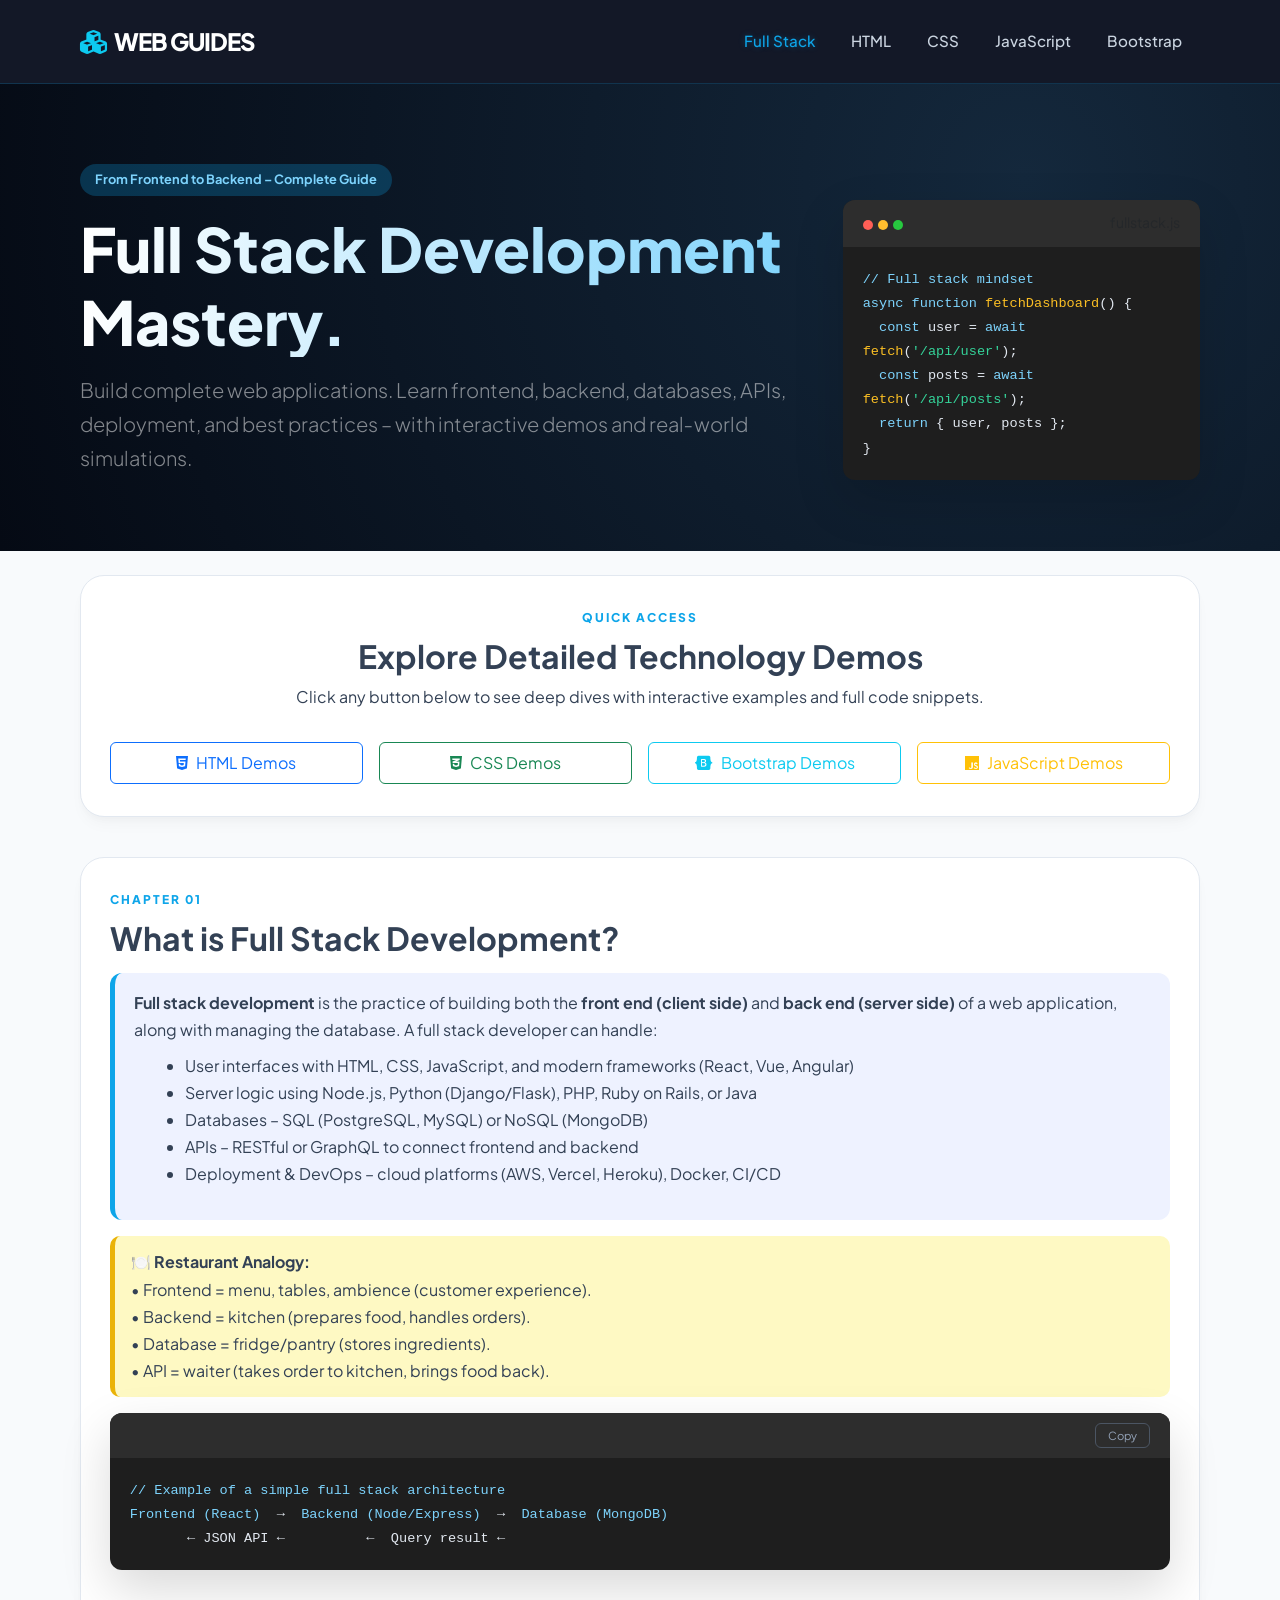
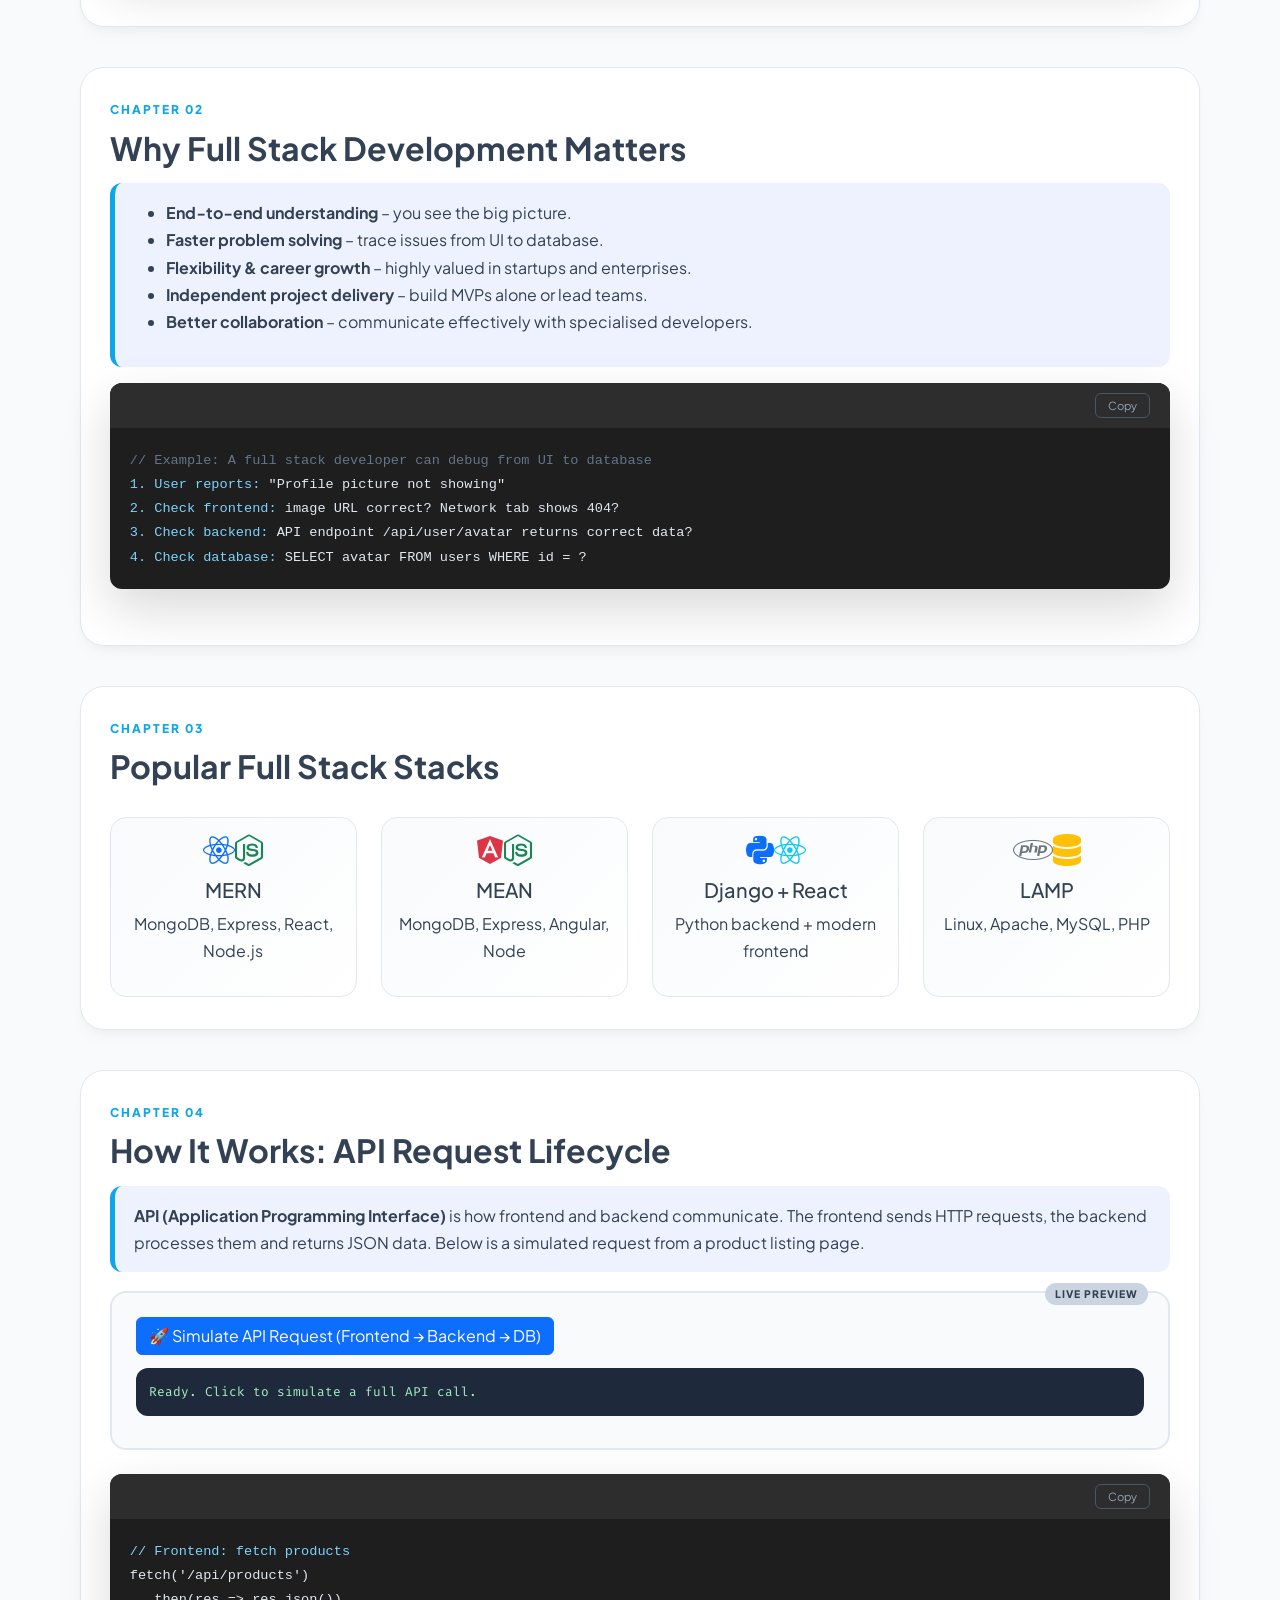
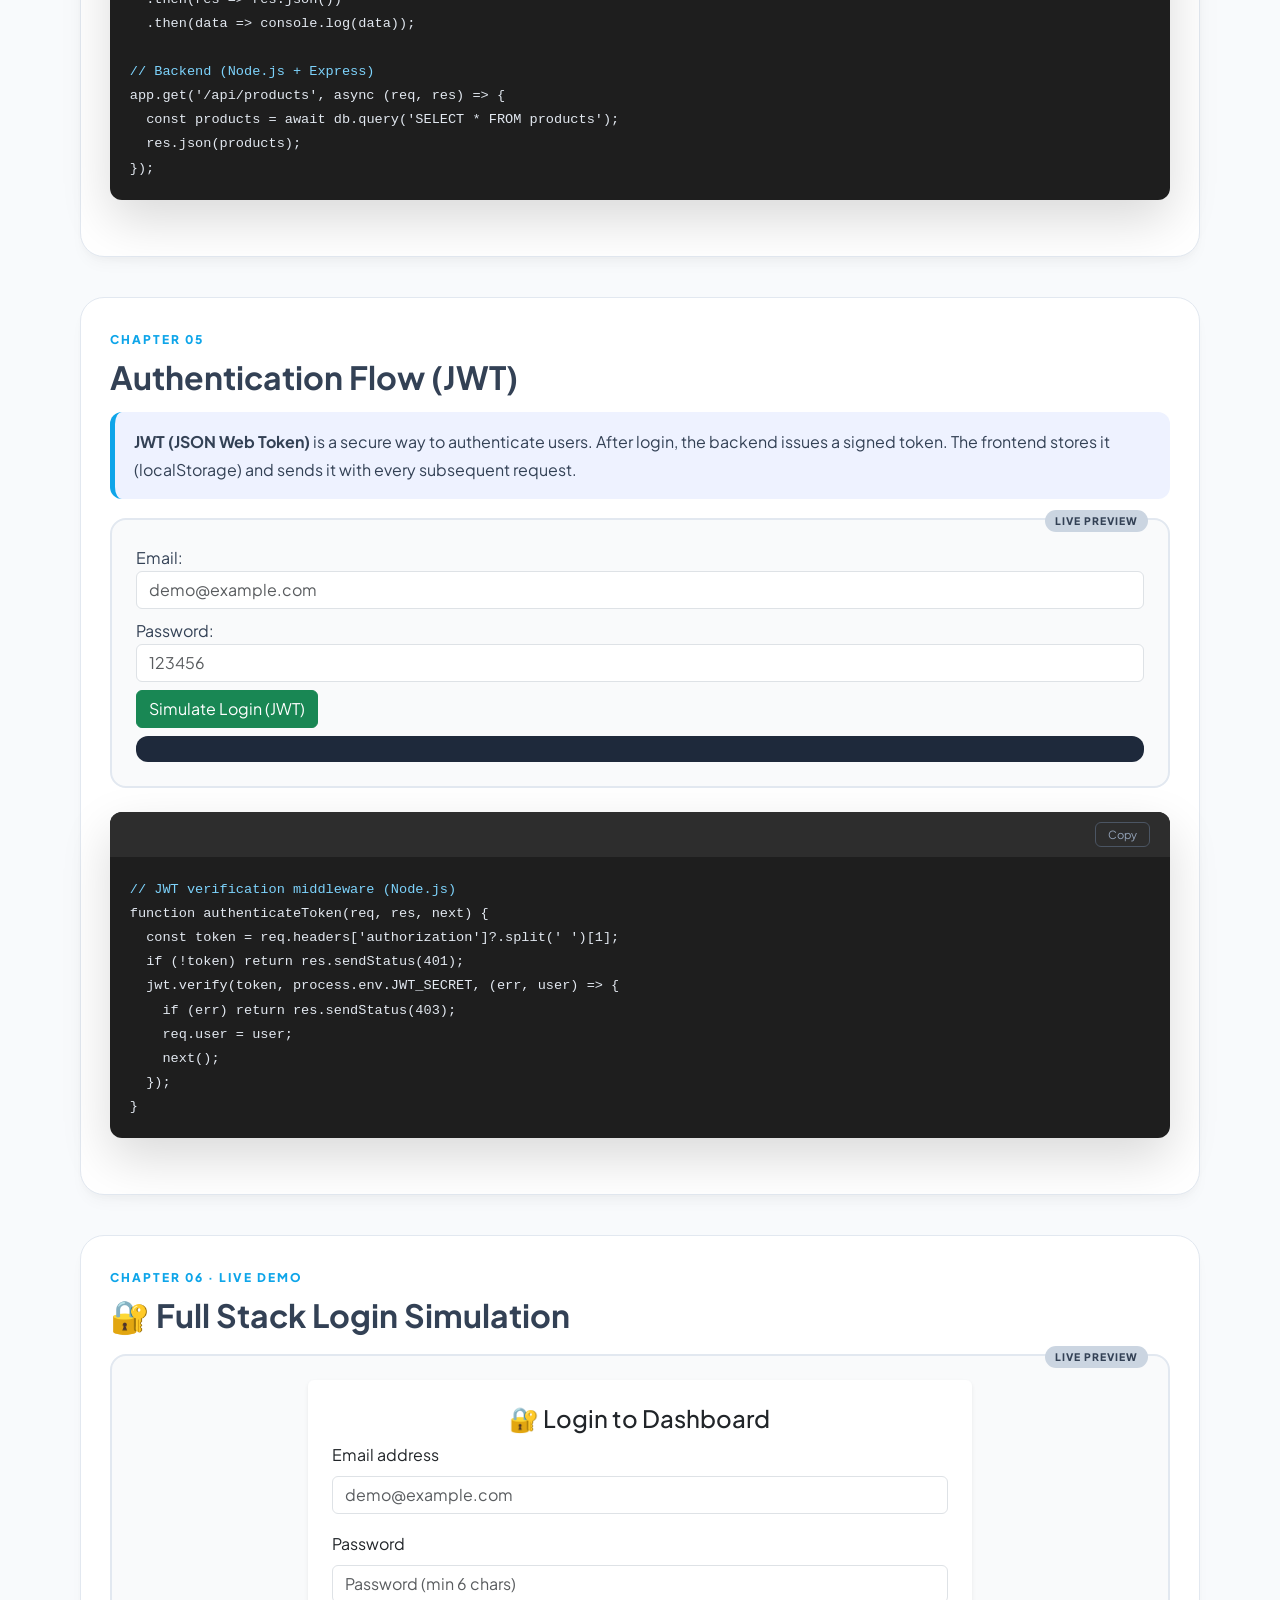
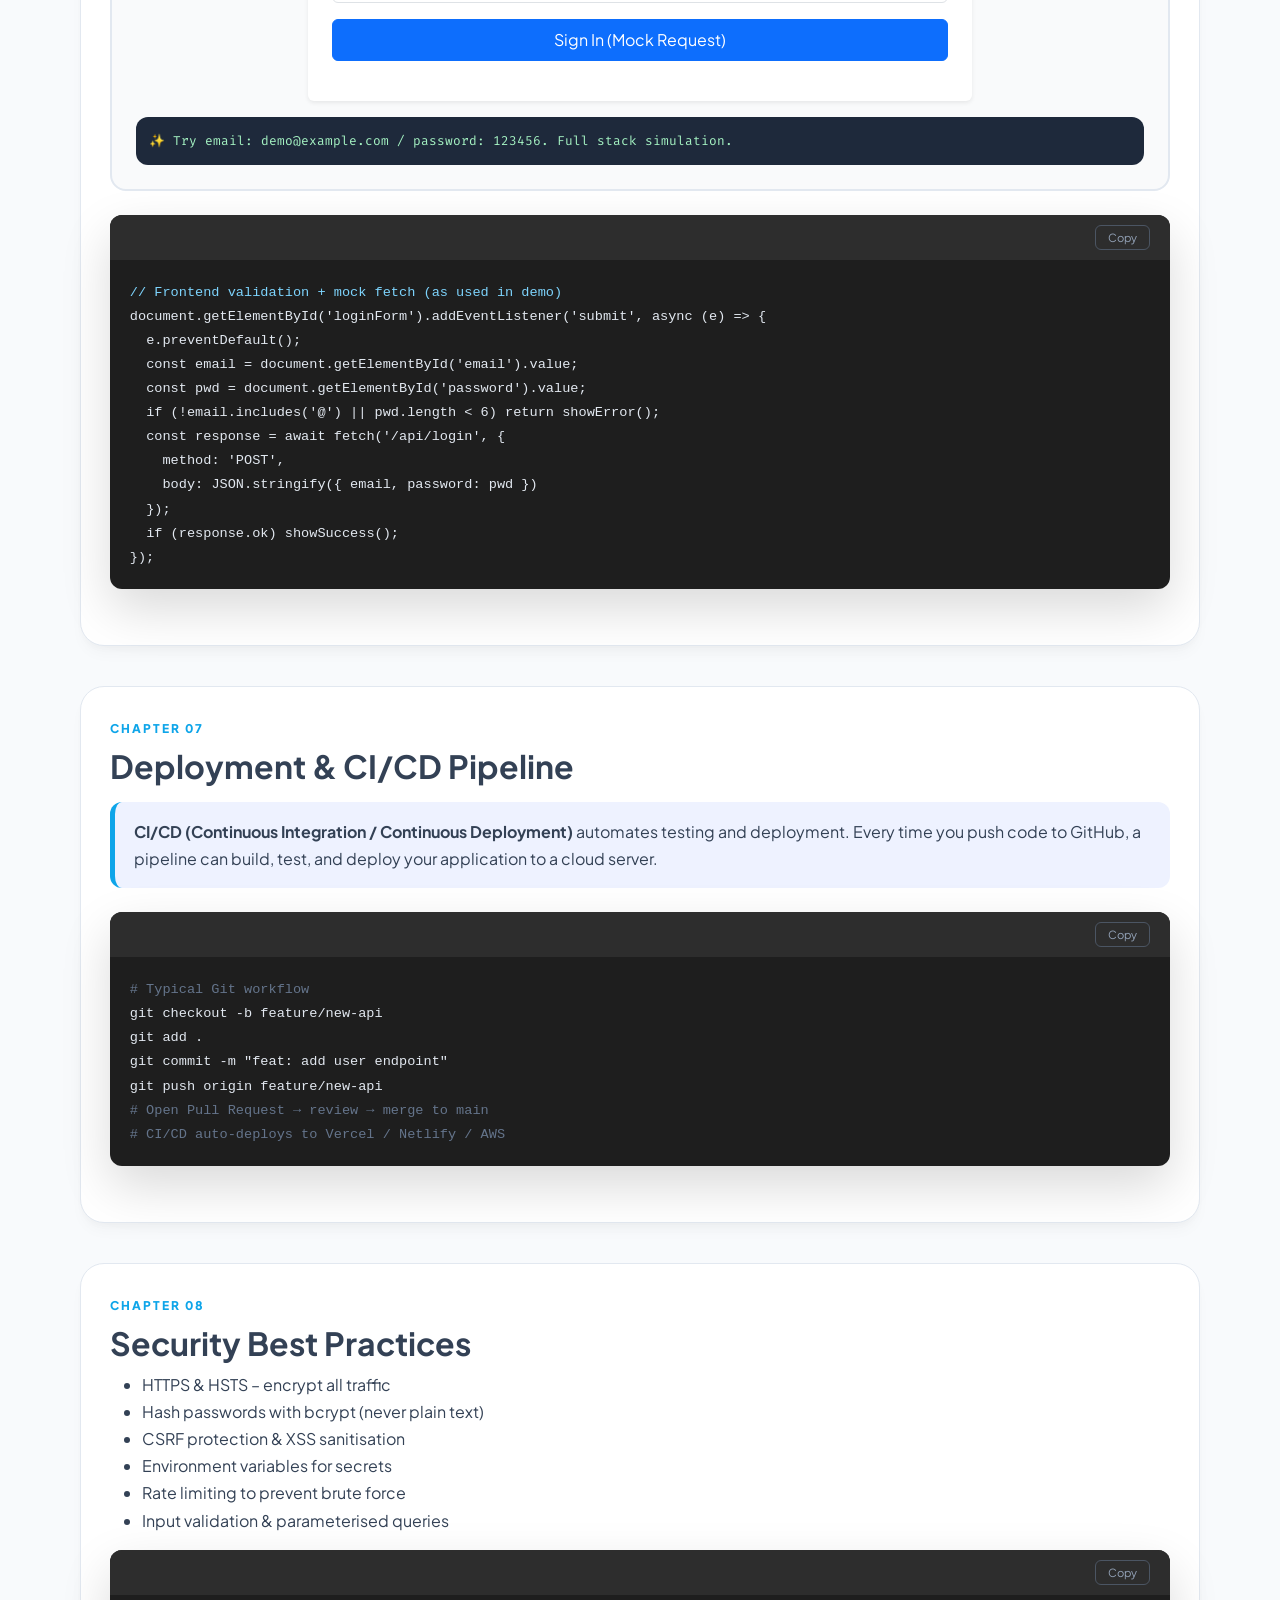
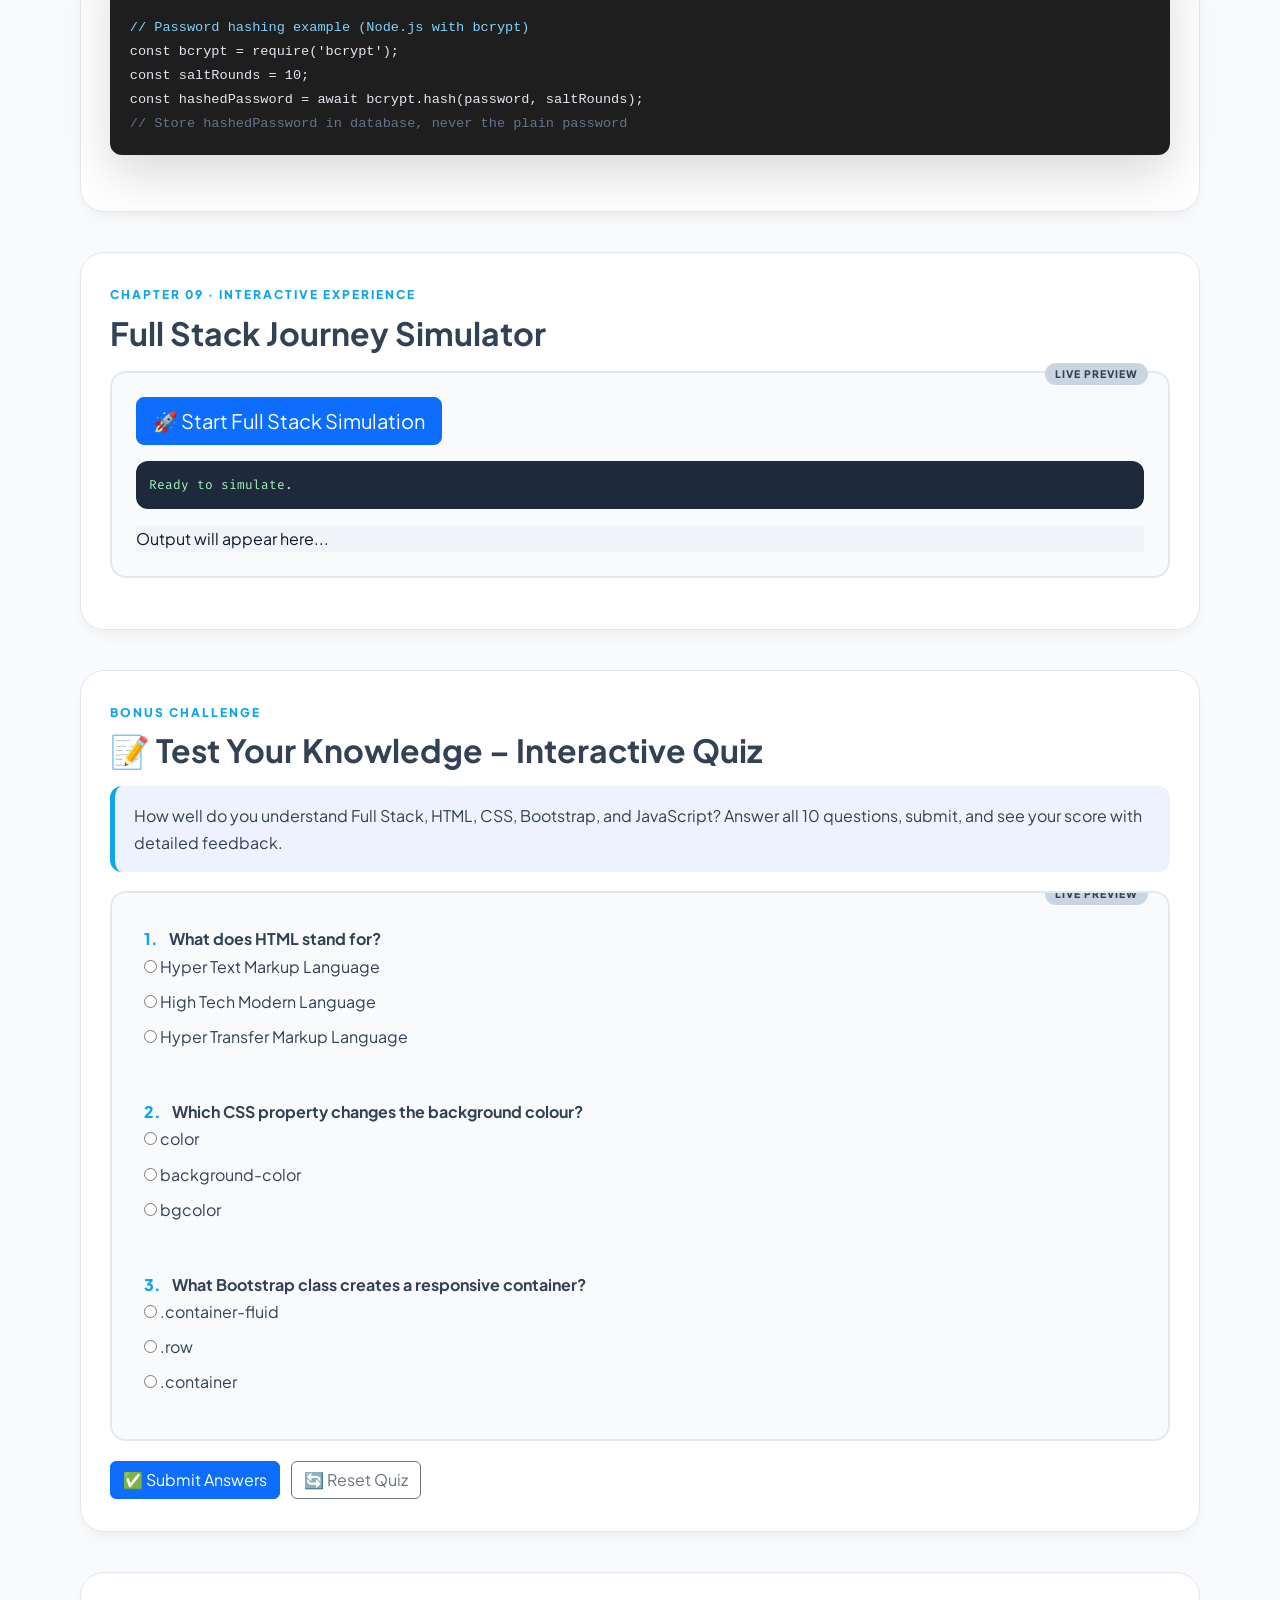
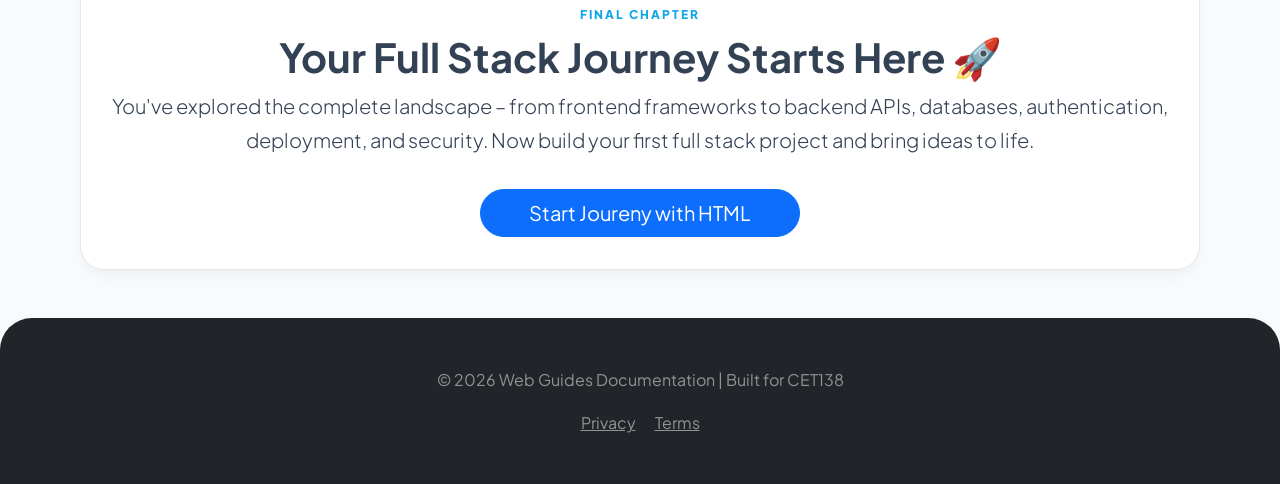
<file: index.html>
<!DOCTYPE html>
<html lang="en">
<head>
    <meta charset="UTF-8">
    <meta name="viewport" content="width=device-width, initial-scale=1.0, user-scalable=yes">
    <title>Full Stack Mastery | Complete Guide with Quiz & Interactive Demos</title>
    
    <!-- Bootstrap 5 CSS -->
    <link href="https://cdn.jsdelivr.net/npm/bootstrap@5.3.0/dist/css/bootstrap.min.css" rel="stylesheet">
    <!-- Google Fonts -->
    <link href="https://fonts.googleapis.com/css2?family=Plus+Jakarta+Sans:wght@300;400;500;600;700;800&family=Fira+Code:wght@400;500&display=swap" rel="stylesheet">
    <!-- FontAwesome -->
    <link rel="stylesheet" href="https://cdnjs.cloudflare.com/ajax/libs/font-awesome/6.4.0/css/all.min.css">
    
    <style>
        :root {
            --primary: #0ea5e9;
            --primary-dark: #0284c7;
            --dark: #0f172a;
            --light-bg: #f8fafc;
            --code-bg: #1e1e1e;
        }

        * {
            margin: 0;
            padding: 0;
            box-sizing: border-box;
        }

        body {
            font-family: 'Plus Jakarta Sans', sans-serif;
            background-color: var(--light-bg);
            color: #334155;
            line-height: 1.7;
        }

        .container {
            padding-left: 10px !important;
            padding-right: 10px !important;
        }

        /* Navbar */
        .navbar {
            background: rgba(10, 15, 31, 0.96);
            backdrop-filter: blur(12px);
            border-bottom: 1px solid rgba(14, 165, 233, 0.2);
            padding: 1rem 0;
        }
        .navbar-brand { font-weight: 800; font-size: 1.5rem; letter-spacing: -1px; }
        .nav-link { 
            font-weight: 500; 
            color: #cbd5e1 !important; 
            margin: 0 10px;
            transition: 0.3s;
            font-size: 0.95rem;
        }
        .nav-link:hover, .nav-link.active { 
            color: var(--primary) !important; 
            text-shadow: 0 0 6px rgba(14,165,233,0.3);
        }

        /* Hero Section */
        .hero {
            background: radial-gradient(circle at 80% 20%, #14283c, #050a14);
            padding: 80px 0 60px;
            color: white;
            position: relative;
            overflow: hidden;
        }
        .hero::before {
            content: "";
            position: absolute;
            top: 0; left: 0; width: 100%; height: 100%;
            background: url('https://www.transparenttextures.com/patterns/carbon-fibre.png');
            opacity: 0.1;
        }
        .hero-title {
            font-size: 3.8rem;
            font-weight: 800;
            line-height: 1.2;
            background: linear-gradient(to right, #fff, #7dd3fc);
            -webkit-background-clip: text;
            -webkit-text-fill-color: transparent;
        }
        .hero-tag {
            background: rgba(14, 165, 233, 0.25);
            color: #7dd3fc;
            padding: 5px 15px;
            border-radius: 50px;
            font-weight: 700;
            font-size: 0.8rem;
            display: inline-block;
            margin-bottom: 1rem;
        }

        /* Doc Section Cards */
        .doc-section {
            background: white;
            border-radius: 24px;
            padding: 2rem 1.8rem;
            margin-bottom: 2.5rem;
            border: 1px solid #e2e8f0;
            box-shadow: 0 4px 6px -1px rgba(0,0,0,0.02), 0 10px 15px -3px rgba(0,0,0,0.03);
        }
        .chapter-badge {
            font-size: 0.75rem;
            font-weight: 800;
            color: var(--primary);
            text-transform: uppercase;
            letter-spacing: 2px;
            display: block;
            margin-bottom: 0.5rem;
        }

        /* Code Windows */
        .code-window {
            background: var(--code-bg);
            border-radius: 12px;
            margin: 1.5rem 0;
            box-shadow: 0 20px 50px rgba(0,0,0,0.15);
            overflow: hidden;
        }
        .code-header {
            background: #2d2d2d;
            padding: 10px 20px;
            display: flex;
            justify-content: space-between;
            align-items: center;
        }
        .mac-dots span {
            height: 10px; width: 10px; border-radius: 50%; display: inline-block; margin-right: 5px;
        }
        pre { 
            margin: 0; padding: 20px; color: #e2e8f0; 
            font-family: 'Fira Code', monospace; font-size: 0.85rem; 
            white-space: pre-wrap;
            word-break: break-word;
        }
        .btn-copy {
            background: transparent; border: 1px solid #4b5563; color: #94a3b8;
            font-size: 0.7rem; padding: 2px 12px; border-radius: 6px; transition: 0.3s;
        }
        .btn-copy:hover { border-color: var(--primary); color: white; }

        .explanation {
            background: #eef2ff;
            border-left: 5px solid var(--primary);
            padding: 1rem 1.2rem;
            border-radius: 12px;
            margin: 1rem 0;
        }
        .demo-area {
            background: #f9fafb;
            border: 2px solid #e2e8f0;
            border-radius: 16px;
            padding: 1.5rem;
            margin: 1.2rem 0;
            position: relative;
        }
        .demo-area::after {
            content: "LIVE PREVIEW";
            position: absolute;
            top: -10px; right: 20px;
            background: #cbd5e1;
            font-size: 0.65rem; font-weight: 800;
            padding: 2px 10px;
            border-radius: 20px;
            letter-spacing: 1px;
        }
        .tip {
            background: #fef9c3;
            border-left: 5px solid #eab308;
            padding: 0.8rem 1rem;
            border-radius: 10px;
            margin: 1rem 0;
        }
        .tech-stack-card {
            background: linear-gradient(135deg, #f8fafc, #ffffff);
            border-radius: 1rem;
            padding: 1rem;
            text-align: center;
            transition: all 0.3s;
            height: 100%;
            border: 1px solid #e2e8f0;
        }
        .tech-stack-card:hover { transform: translateY(-5px); box-shadow: 0 10px 20px rgba(0,0,0,0.05); }
        .step-log {
            background: #1e293b;
            color: #a5f3c3;
            padding: 0.8rem;
            border-radius: 12px;
            font-family: 'Fira Code', monospace;
            font-size: 0.8rem;
            margin-top: 0.8rem;
        }
        /* Quiz container with increased height and scrolling if needed */
        #quizContainer {
            max-height: 550px;
            overflow-y: auto;
            padding-right: 10px;
        }
        .quiz-option { margin-bottom: 0.5rem; cursor: pointer; }
        .quiz-question { margin-bottom: 1.5rem; padding: 0.5rem; background: #f8fafc; border-radius: 12px; }
        .question-number { font-weight: 800; color: var(--primary); margin-right: 0.5rem; }
        footer {
            background: #0f172a;
            color: #94a3b8;
            padding: 2rem;
            border-radius: 2rem 2rem 0 0;
            margin-top: 3rem;
            text-align: center;
        }
        @media (max-width: 700px) {
            .doc-section { padding: 1.2rem; }
            .hero-title { font-size: 2.5rem; }
            #quizContainer { max-height: 400px; }
        }
    </style>
</head>
<body>

<!-- Navbar with Full Stack active -->
<nav class="navbar navbar-expand-lg navbar-dark sticky-top">
    <div class="container">
        <a class="navbar-brand" href="#"><i class="fas fa-cubes text-info me-2"></i>WEB GUIDES</a>
        <button class="navbar-toggler" type="button" data-bs-toggle="collapse" data-bs-target="#navbarNav">
            <span class="navbar-toggler-icon"></span>
        </button>
        <div class="collapse navbar-collapse" id="navbarNav">
            <ul class="navbar-nav ms-auto">
                <li class="nav-item"><a class="nav-link active" href="#">Full Stack</a></li>
                <li class="nav-item"><a class="nav-link" href="./html.html">HTML</a></li>
                <li class="nav-item"><a class="nav-link" href="./Css.html">CSS</a></li>
                <li class="nav-item"><a class="nav-link" href="./javascript.html">JavaScript</a></li>
                <li class="nav-item"><a class="nav-link" href="./Bootstrap.html">Bootstrap</a></li>
            </ul>
        </div>
    </div>
</nav>

<!-- Hero Section -->
<header class="hero">
    <div class="container">
        <div class="row align-items-center">
            <div class="col-lg-8">
                <span class="hero-tag">From Frontend to Backend – Complete Guide</span>
                <h1 class="hero-title">Full Stack Development<br>Mastery.</h1>
                <p class="lead text-white-50 mt-3">Build complete web applications. Learn frontend, backend, databases, APIs, deployment, and best practices – with interactive demos and real‑world simulations.</p>
                <!-- <div class="d-flex gap-3 mt-4">
                    <a href="#intro" class="btn btn-primary btn-lg px-4 rounded-pill fw-bold">Start Journey</a>
                    <a href="#quizSection" class="btn btn-outline-light btn-lg px-4 rounded-pill fw-bold">Test Your Knowledge</a>
                </div> -->
            </div>
            <div class="col-lg-4 d-none d-lg-block">
                <div class="code-window mb-0">
                    <div class="code-header">
                        <div class="mac-dots"><span style="background:#ff5f56"></span><span style="background:#ffbd2e"></span><span style="background:#27c93f"></span></div>
                        <small class="text-muted">fullstack.js</small>
                    </div>
                    <pre><code><span style="color:#7dd3fc">// Full stack mindset</span>
<span style="color:#7dd3fc">async function</span> <span style="color:#fbbf24">fetchDashboard</span>() {
  <span style="color:#7dd3fc">const</span> user = <span style="color:#7dd3fc">await</span> <span style="color:#fbbf24">fetch</span>(<span style="color:#34d399">'/api/user'</span>);
  <span style="color:#7dd3fc">const</span> posts = <span style="color:#7dd3fc">await</span> <span style="color:#fbbf24">fetch</span>(<span style="color:#34d399">'/api/posts'</span>);
  <span style="color:#7dd3fc">return</span> { user, posts };
}</code></pre>
                </div>
            </div>
        </div>
    </div>
</header>

<div class="container mt-4">
    <!-- Quick links to technology demos -->
    <div class="doc-section text-center">
        <span class="chapter-badge">Quick Access</span>
        <h2 class="fw-bold">Explore Detailed Technology Demos</h2>
        <p>Click any button below to see deep dives with interactive examples and full code snippets.</p>
        <div class="row g-3 mt-2">
            <div class="col-md-3"><a href="./html.html" class="btn btn-outline-primary w-100 py-2"><i class="fab fa-html5 me-2"></i>HTML Demos</a></div>
            <div class="col-md-3"><a href="./Css.html" class="btn btn-outline-success w-100 py-2"><i class="fab fa-css3-alt me-2"></i>CSS Demos</a></div>
            <div class="col-md-3"><a href="./Bootstrap.html" class="btn btn-outline-info w-100 py-2"><i class="fab fa-bootstrap me-2"></i>Bootstrap Demos</a></div>
            <div class="col-md-3"><a href="./javascript.html" class="btn btn-outline-warning w-100 py-2"><i class="fab fa-js me-2"></i>JavaScript Demos</a></div>
        </div>
    </div>

    <!-- INTRO: What is Full Stack -->
    <section id="intro" class="doc-section">
        <span class="chapter-badge">Chapter 01</span>
        <h2 class="fw-bold">What is Full Stack Development?</h2>
        <div class="explanation">
            <strong>Full stack development</strong> is the practice of building both the <strong>front end (client side)</strong> and <strong>back end (server side)</strong> of a web application, along with managing the database. A full stack developer can handle:
            <ul class="mt-2" style="margin-left: 1.2rem;">
                <li>User interfaces with HTML, CSS, JavaScript, and modern frameworks (React, Vue, Angular)</li>
                <li>Server logic using Node.js, Python (Django/Flask), PHP, Ruby on Rails, or Java</li>
                <li>Databases – SQL (PostgreSQL, MySQL) or NoSQL (MongoDB)</li>
                <li>APIs – RESTful or GraphQL to connect frontend and backend</li>
                <li>Deployment & DevOps – cloud platforms (AWS, Vercel, Heroku), Docker, CI/CD</li>
            </ul>
        </div>
        <div class="tip">
            🍽️ <strong>Restaurant Analogy:</strong><br>
            • Frontend = menu, tables, ambience (customer experience).<br>
            • Backend = kitchen (prepares food, handles orders).<br>
            • Database = fridge/pantry (stores ingredients).<br>
            • API = waiter (takes order to kitchen, brings food back).
        </div>
        <div class="code-window mt-2">
            <div class="code-header"><div class="mac-dots"></div><button class="btn-copy" onclick="copyCode(this)">Copy</button></div>
            <pre><code><span style="color:#7dd3fc">// Example of a simple full stack architecture</span>
<span style="color:#7dd3fc">Frontend (React)</span>  →  <span style="color:#7dd3fc">Backend (Node/Express)</span>  →  <span style="color:#7dd3fc">Database (MongoDB)</span>
       ← JSON API ←          ←  Query result ←</code></pre>
        </div>
    </section>

    <!-- Why Full Stack -->
    <section class="doc-section">
        <span class="chapter-badge">Chapter 02</span>
        <h2 class="fw-bold">Why Full Stack Development Matters</h2>
        <div class="explanation">
            <ul>
                <li><strong>End‑to‑end understanding</strong> – you see the big picture.</li>
                <li><strong>Faster problem solving</strong> – trace issues from UI to database.</li>
                <li><strong>Flexibility & career growth</strong> – highly valued in startups and enterprises.</li>
                <li><strong>Independent project delivery</strong> – build MVPs alone or lead teams.</li>
                <li><strong>Better collaboration</strong> – communicate effectively with specialised developers.</li>
            </ul>
        </div>
        <div class="code-window mt-2">
            <div class="code-header"><div class="mac-dots"></div><button class="btn-copy" onclick="copyCode(this)">Copy</button></div>
            <pre><code><span style="color:#64748b">// Example: A full stack developer can debug from UI to database</span>
<span style="color:#7dd3fc">1. User reports:</span> "Profile picture not showing"
<span style="color:#7dd3fc">2. Check frontend:</span> image URL correct? Network tab shows 404?
<span style="color:#7dd3fc">3. Check backend:</span> API endpoint /api/user/avatar returns correct data?
<span style="color:#7dd3fc">4. Check database:</span> SELECT avatar FROM users WHERE id = ?</code></pre>
        </div>
    </section>

    <!-- Technology Stacks -->
    <section class="doc-section">
        <span class="chapter-badge">Chapter 03</span>
        <h2 class="fw-bold">Popular Full Stack Stacks</h2>
        <div class="row g-4 mt-2">
            <div class="col-md-3"><div class="tech-stack-card"><i class="fab fa-react fa-2x text-primary"></i><i class="fab fa-node-js fa-2x text-success"></i><h5 class="mt-2">MERN</h5><p>MongoDB, Express, React, Node.js</p></div></div>
            <div class="col-md-3"><div class="tech-stack-card"><i class="fab fa-angular fa-2x text-danger"></i><i class="fab fa-node-js fa-2x text-success"></i><h5 class="mt-2">MEAN</h5><p>MongoDB, Express, Angular, Node</p></div></div>
            <div class="col-md-3"><div class="tech-stack-card"><i class="fab fa-python fa-2x text-primary"></i><i class="fab fa-react fa-2x text-info"></i><h5 class="mt-2">Django + React</h5><p>Python backend + modern frontend</p></div></div>
            <div class="col-md-3"><div class="tech-stack-card"><i class="fab fa-php fa-2x text-secondary"></i><i class="fas fa-database fa-2x text-warning"></i><h5 class="mt-2">LAMP</h5><p>Linux, Apache, MySQL, PHP</p></div></div>
        </div>
    </section>

    <!-- API Lifecycle Simulation with enhanced explanation -->
    <section class="doc-section">
        <span class="chapter-badge">Chapter 04</span>
        <h2 class="fw-bold">How It Works: API Request Lifecycle</h2>
        <div class="explanation">
            <strong>API (Application Programming Interface)</strong> is how frontend and backend communicate. The frontend sends HTTP requests, the backend processes them and returns JSON data. Below is a simulated request from a product listing page.
        </div>
        <div class="demo-area">
            <button id="apiSimulateBtn" class="btn btn-primary">🚀 Simulate API Request (Frontend → Backend → DB)</button>
            <div id="apiLog" class="step-log">Ready. Click to simulate a full API call.</div>
            <div id="apiResponse" class="code-block mt-2" style="background:#f1f5f9; color:#0f172a;"></div>
        </div>
        <div class="code-window">
            <div class="code-header"><div class="mac-dots"></div><button class="btn-copy" onclick="copyCode(this)">Copy</button></div>
            <pre><code><span style="color:#7dd3fc">// Frontend: fetch products</span>
fetch('/api/products')
  .then(res => res.json())
  .then(data => console.log(data));

<span style="color:#7dd3fc">// Backend (Node.js + Express)</span>
app.get('/api/products', async (req, res) => {
  const products = await db.query('SELECT * FROM products');
  res.json(products);
});</code></pre>
        </div>
    </section>

    <!-- Authentication Flow (JWT) Interactive with code -->
    <section class="doc-section">
        <span class="chapter-badge">Chapter 05</span>
        <h2 class="fw-bold">Authentication Flow (JWT)</h2>
        <div class="explanation">
            <strong>JWT (JSON Web Token)</strong> is a secure way to authenticate users. After login, the backend issues a signed token. The frontend stores it (localStorage) and sends it with every subsequent request.
        </div>
        <div class="demo-area">
            <form id="authSimForm">
                <div class="mb-2"><label>Email:</label><input type="email" id="authEmail" class="form-control" placeholder="demo@example.com"></div>
                <div class="mb-2"><label>Password:</label><input type="password" id="authPassword" class="form-control" placeholder="123456"></div>
                <button type="submit" class="btn btn-success">Simulate Login (JWT)</button>
            </form>
            <div id="jwtLog" class="step-log mt-2"></div>
        </div>
        <div class="code-window">
            <div class="code-header"><div class="mac-dots"></div><button class="btn-copy" onclick="copyCode(this)">Copy</button></div>
            <pre><code><span style="color:#7dd3fc">// JWT verification middleware (Node.js)</span>
function authenticateToken(req, res, next) {
  const token = req.headers['authorization']?.split(' ')[1];
  if (!token) return res.sendStatus(401);
  jwt.verify(token, process.env.JWT_SECRET, (err, user) => {
    if (err) return res.sendStatus(403);
    req.user = user;
    next();
  });
}</code></pre>
        </div>
    </section>

    <!-- Interactive Login Form (Frontend + Mock Backend) -->
    <section class="doc-section">
        <span class="chapter-badge">Chapter 06 · Live Demo</span>
        <h2 class="fw-bold">🔐 Full Stack Login Simulation</h2>
        <div class="demo-area">
            <div class="row justify-content-center">
                <div class="col-md-8">
                    <div class="card shadow-sm border-0">
                        <div class="card-body p-4">
                            <h4 class="card-title text-center">🔐 Login to Dashboard</h4>
                            <form id="liveLoginForm">
                                <div class="mb-3">
                                    <label class="form-label">Email address</label>
                                    <input type="email" class="form-control" id="demoEmail" placeholder="demo@example.com" required>
                                </div>
                                <div class="mb-3">
                                    <label class="form-label">Password</label>
                                    <input type="password" class="form-control" id="demoPassword" placeholder="Password (min 6 chars)" required>
                                </div>
                                <button type="submit" class="btn btn-primary w-100 py-2">Sign In (Mock Request)</button>
                                <div id="liveMessage" class="mt-3"></div>
                            </form>
                        </div>
                    </div>
                </div>
            </div>
            <div id="loginSimLog" class="step-log mt-3">✨ Try email: demo@example.com / password: 123456. Full stack simulation.</div>
        </div>
        <div class="code-window">
            <div class="code-header"><div class="mac-dots"></div><button class="btn-copy" onclick="copyCode(this)">Copy</button></div>
            <pre><code><span style="color:#7dd3fc">// Frontend validation + mock fetch (as used in demo)</span>
document.getElementById('loginForm').addEventListener('submit', async (e) => {
  e.preventDefault();
  const email = document.getElementById('email').value;
  const pwd = document.getElementById('password').value;
  if (!email.includes('@') || pwd.length < 6) return showError();
  const response = await fetch('/api/login', {
    method: 'POST',
    body: JSON.stringify({ email, password: pwd })
  });
  if (response.ok) showSuccess();
});</code></pre>
        </div>
    </section>

    <!-- Deployment & Git Workflow -->
    <section class="doc-section">
        <span class="chapter-badge">Chapter 07</span>
        <h2 class="fw-bold">Deployment & CI/CD Pipeline</h2>
        <div class="explanation">
            <strong>CI/CD (Continuous Integration / Continuous Deployment)</strong> automates testing and deployment. Every time you push code to GitHub, a pipeline can build, test, and deploy your application to a cloud server.
        </div>
        <div class="code-window">
            <div class="code-header"><div class="mac-dots"></div><button class="btn-copy" onclick="copyCode(this)">Copy</button></div>
            <pre><code><span style="color:#64748b"># Typical Git workflow</span>
git checkout -b feature/new-api
git add .
git commit -m "feat: add user endpoint"
git push origin feature/new-api
<span style="color:#64748b"># Open Pull Request → review → merge to main</span>
<span style="color:#64748b"># CI/CD auto-deploys to Vercel / Netlify / AWS</span></code></pre>
        </div>
    </section>

    <!-- Security Best Practices -->
    <section class="doc-section">
        <span class="chapter-badge">Chapter 08</span>
        <h2 class="fw-bold">Security Best Practices</h2>
        <ul class="mb-3">
            <li>HTTPS & HSTS – encrypt all traffic</li>
            <li>Hash passwords with bcrypt (never plain text)</li>
            <li>CSRF protection & XSS sanitisation</li>
            <li>Environment variables for secrets</li>
            <li>Rate limiting to prevent brute force</li>
            <li>Input validation & parameterised queries</li>
        </ul>
        <div class="code-window mt-2">
            <div class="code-header"><div class="mac-dots"></div><button class="btn-copy" onclick="copyCode(this)">Copy</button></div>
            <pre><code><span style="color:#7dd3fc">// Password hashing example (Node.js with bcrypt)</span>
const bcrypt = require('bcrypt');
const saltRounds = 10;
const hashedPassword = await bcrypt.hash(password, saltRounds);
<span style="color:#64748b">// Store hashedPassword in database, never the plain password</span></code></pre>
        </div>
    </section>

    <!-- Full Stack Journey Simulator -->
    <section class="doc-section">
        <span class="chapter-badge">Chapter 09 · Interactive Experience</span>
        <h2 class="fw-bold">Full Stack Journey Simulator</h2>
        <div class="demo-area">
            <button id="fullStackJourneyBtn" class="btn btn-primary btn-lg">🚀 Start Full Stack Simulation</button>
            <div id="journeyLog" class="step-log mt-3">Ready to simulate.</div>
            <div id="journeyResult" class="code-block mt-3" style="background:#f1f5f9; color:#0f172a;">Output will appear here...</div>
        </div>
    </section>

    <!-- ========== IMPROVED QUIZ SECTION (FIXED: all 10 questions visible, options fixed) ========== -->
    <section id="quizSection" class="doc-section">
        <span class="chapter-badge">Bonus Challenge</span>
        <h2 class="fw-bold">📝 Test Your Knowledge – Interactive Quiz</h2>
        <div class="explanation">
            How well do you understand Full Stack, HTML, CSS, Bootstrap, and JavaScript? Answer all 10 questions, submit, and see your score with detailed feedback.
        </div>
        <div id="quizContainer" class="demo-area" style="text-align: left;"></div>
        <div class="mt-3">
            <button id="submitQuiz" class="btn btn-primary">✅ Submit Answers</button>
            <button id="resetQuiz" class="btn btn-outline-secondary ms-2">🔄 Reset Quiz</button>
        </div>
        <div id="quizResult" class="tip mt-3" style="display:none;"></div>
    </section>

    <!-- Conclusion -->
    <section class="doc-section text-center">
        <span class="chapter-badge">Final Chapter</span>
        <h2 class="fw-bold display-6">Your Full Stack Journey Starts Here 🚀</h2>
        <p class="lead">You've explored the complete landscape – from frontend frameworks to backend APIs, databases, authentication, deployment, and security. Now build your first full stack project and bring ideas to life.</p>
        <a href="./html.html" class="btn btn-primary btn-lg rounded-pill px-5 mt-3">Start Joureny with HTML</a>
    </section>
</div>

<footer class="bg-dark text-white-50 py-5 mt-5 text-center">
    <div class="container">
        <p class="mb-0">© 2026 Web Guides Documentation | Built for CET138</p>
        <div class="mt-3">
            <a href="#" class="text-white-50 me-3">Privacy</a>
            <a href="#" class="text-white-50">Terms</a>
        </div>
    </div>
</footer>

<script src="https://cdn.jsdelivr.net/npm/bootstrap@5.3.0/dist/js/bootstrap.bundle.min.js"></script>
<script>
    // Copy function
    function copyCode(btn) {
        const pre = btn.parentElement.nextElementSibling;
        const code = pre.innerText;
        navigator.clipboard.writeText(code).then(() => {
            const old = btn.innerText;
            btn.innerText = "Copied!";
            setTimeout(() => btn.innerText = old, 1500);
        });
    }

    // ========== API Lifecycle Simulation ==========
    const apiBtn = document.getElementById('apiSimulateBtn');
    const apiLog = document.getElementById('apiLog');
    const apiResp = document.getElementById('apiResponse');
    async function simulateAPI() {
        apiLog.innerHTML = "📡 Frontend: Sending GET /api/products...";
        apiResp.innerHTML = "⏳ Waiting...";
        await delay(600);
        apiLog.innerHTML += "\n⚙️ Backend: Received request. Validating token...";
        await delay(500);
        apiLog.innerHTML += "\n🗄️ Database: Executing SELECT * FROM products";
        await delay(700);
        apiLog.innerHTML += "\n🗄️ Database: Found 3 products. Returning rows.";
        await delay(500);
        apiLog.innerHTML += "\n⚙️ Backend: Formatting JSON response (200 OK).";
        await delay(400);
        apiLog.innerHTML += "\n🖥️ Frontend: Received response. Rendering product list.";
        apiResp.innerHTML = `<strong>✅ API Response (mock):</strong><br>[
  { id: 1, name: "Full Stack Course", price: 49 },
  { id: 2, name: "JavaScript Mastery", price: 39 },
  { id: 3, name: "Bootstrap Pro", price: 29 }
]`;
    }
    apiBtn?.addEventListener('click', simulateAPI);

    // ========== JWT Simulation ==========
    const authForm = document.getElementById('authSimForm');
    const jwtLog = document.getElementById('jwtLog');
    authForm?.addEventListener('submit', (e) => {
        e.preventDefault();
        const email = document.getElementById('authEmail').value;
        const pwd = document.getElementById('authPassword').value;
        jwtLog.innerHTML = "🔐 Sending credentials to backend...";
        setTimeout(() => {
            if (email === "demo@example.com" && pwd === "123456") {
                jwtLog.innerHTML = "✅ Backend: User validated. JWT token generated: eyJhbGciOiJIUzI1NiIs...<br>🔑 Token stored in localStorage (mock).";
            } else {
                jwtLog.innerHTML = "❌ Invalid credentials. Access denied. (Hint: use demo@example.com / 123456)";
            }
        }, 800);
    });

    // ========== Live Login Simulation ==========
    const liveForm = document.getElementById('liveLoginForm');
    const demoEmail = document.getElementById('demoEmail');
    const demoPassword = document.getElementById('demoPassword');
    const liveMsg = document.getElementById('liveMessage');
    const loginSimLog = document.getElementById('loginSimLog');
    liveForm?.addEventListener('submit', async (e) => {
        e.preventDefault();
        const email = demoEmail.value;
        const pwd = demoPassword.value;
        if (!email.includes('@')) { liveMsg.innerHTML = '<div class="alert alert-danger">❌ Invalid email format</div>'; loginSimLog.innerHTML = '❌ Validation failed: email.'; return; }
        if (pwd.length < 6) { liveMsg.innerHTML = '<div class="alert alert-danger">❌ Password must be at least 6 characters</div>'; loginSimLog.innerHTML = '❌ Validation failed: password too short.'; return; }
        liveMsg.innerHTML = '<div class="alert alert-info">🔄 Sending to backend...</div>';
        loginSimLog.innerHTML = '📡 Frontend → POST /api/login';
        await delay(600);
        loginSimLog.innerHTML += '\n⚙️ Backend: Verifying credentials...';
        await delay(500);
        if (email === 'demo@example.com' && pwd === '123456') {
            loginSimLog.innerHTML += '\n🗄️ Database: User found. Password match.';
            await delay(500);
            loginSimLog.innerHTML += '\n✅ Backend: JWT issued. 200 OK.';
            liveMsg.innerHTML = '<div class="alert alert-success">✅ Login successful! Redirecting to dashboard (mock).</div>';
        } else {
            loginSimLog.innerHTML += '\n🗄️ Database: User not found or wrong password.';
            await delay(500);
            loginSimLog.innerHTML += '\n❌ Backend: 401 Unauthorized.';
            liveMsg.innerHTML = '<div class="alert alert-danger">❌ Invalid credentials. Use demo@example.com / 123456</div>';
        }
        loginSimLog.innerHTML += '\n🏁 End of simulation.';
    });

    // ========== Full Stack Journey Simulator ==========
    const journeyBtn = document.getElementById('fullStackJourneyBtn');
    const journeyLog = document.getElementById('journeyLog');
    const journeyResult = document.getElementById('journeyResult');
    async function fullJourney() {
        journeyLog.innerHTML = "🌐 1. Frontend: User clicks 'Dashboard' button. Sending GET /api/user/profile";
        journeyResult.innerHTML = "⏳ Simulation in progress...";
        await delay(700);
        journeyLog.innerHTML += "\n⚙️ 2. Backend: Received request. Checking authentication token from header.";
        await delay(600);
        journeyLog.innerHTML += "\n🔐 3. Backend: Token valid. Fetching user data from database.";
        await delay(800);
        journeyLog.innerHTML += "\n🗄️ 4. Database: SELECT * FROM users WHERE id = 42 → found record.";
        await delay(600);
        journeyLog.innerHTML += "\n⚙️ 5. Backend: Constructing JSON response (user + recent orders).";
        await delay(500);
        journeyLog.innerHTML += "\n🖥️ 6. Frontend: Received response, updating UI dynamically.";
        journeyResult.innerHTML = `<strong>✅ Full Stack Journey Completed!</strong><br>
        Response received: <code>{ "user": { "name": "Alex Johnson", "email": "alex@example.com" }, "orders": 5 }</code><br>
        ✔️ Frontend → Backend API → Database → Response to frontend → UI update successful.`;
    }
    journeyBtn?.addEventListener('click', fullJourney);

    function delay(ms) { return new Promise(resolve => setTimeout(resolve, ms)); }

    // ========== IMPROVED QUIZ LOGIC – ALL 10 QUESTIONS, OPTIONS FIXED ==========
    const quizQuestions = [
        { text: "What does HTML stand for?", options: ["Hyper Text Markup Language", "High Tech Modern Language", "Hyper Transfer Markup Language"], correct: 0, section: "HTML" },
        { text: "Which CSS property changes the background colour?", options: ["color", "background-color", "bgcolor"], correct: 1, section: "CSS" },
        { text: "What Bootstrap class creates a responsive container?", options: [".container-fluid", ".row", ".container"], correct: 2, section: "Bootstrap" },
        { text: "Which JavaScript method adds an element to the end of an array?", options: ["push()", "pop()", "shift()"], correct: 0, section: "JavaScript" },
        { text: "What is the primary role of a backend server?", options: ["Handle database & business logic", "Style the webpage", "Create animations"], correct: 0, section: "Full Stack" },
        { text: "Which HTML tag is used to link an external CSS file?", options: ["&lt;style&gt;", "&lt;link&gt;", "&lt;css&gt;"], correct: 1, section: "HTML" },
        { text: "What does `flexbox` help with in CSS?", options: ["Layout alignment", "Color gradients", "Animations"], correct: 0, section: "CSS" },
        { text: "Which Bootstrap component creates a collapsible sidebar?", options: ["Modal", "Offcanvas", "Carousel"], correct: 1, section: "Bootstrap" },
        { text: "What does `localStorage` do in JavaScript?", options: ["Stores data persistently in browser", "Stores data on server", "Deletes cookies"], correct: 0, section: "JavaScript" },
        { text: "What is a JWT used for in full stack apps?", options: ["Authentication", "Styling", "Database query"], correct: 0, section: "Full Stack" }
    ];

    let userSelections = new Array(quizQuestions.length).fill(null);

    function renderQuiz() {
        const container = document.getElementById('quizContainer');
        if (!container) return;
        let html = '';
        quizQuestions.forEach((q, idx) => {
            html += `<div class="quiz-question">
                        <strong><span class="question-number">${idx + 1}.</span> ${q.text}</strong><br>`;
            q.options.forEach((opt, optIdx) => {
                const isChecked = (userSelections[idx] === optIdx);
                html += `<label class="quiz-option d-block">
                            <input type="radio" name="q${idx}" value="${optIdx}" ${isChecked ? 'checked' : ''} 
                                   onclick="setAnswer(${idx}, ${optIdx})"> ${opt}
                         </label>`;
            });
            html += `</div>`;
        });
        container.innerHTML = html;
    }

    window.setAnswer = function(qIndex, optIndex) {
        userSelections[qIndex] = optIndex;
    };

    function calculateScore() {
        let score = 0;
        for (let i = 0; i < quizQuestions.length; i++) {
            if (userSelections[i] === quizQuestions[i].correct) score++;
        }
        return score;
    }

    function checkAllQuestionsAnswered() {
        const unanswered = [];
        for (let i = 0; i < userSelections.length; i++) {
            if (userSelections[i] === null) unanswered.push(i + 1);
        }
        return unanswered;
    }

    function showResults() {
        const unanswered = checkAllQuestionsAnswered();
        if (unanswered.length > 0) {
            alert(`⚠️ Please answer all questions before submitting. Unanswered: ${unanswered.join(', ')}`);
            return;
        }

        const score = calculateScore();
        const total = quizQuestions.length;
        const percentage = Math.round((score / total) * 100);
        let feedback = '';
        if (percentage >= 90) feedback = '🌟 Excellent! You\'re a Full Stack expert!';
        else if (percentage >= 70) feedback = '👍 Great job! You have solid understanding.';
        else if (percentage >= 50) feedback = '📚 Good effort! Review the topics to improve.';
        else feedback = '💪 Keep learning! Go through the demos again and retake the quiz.';

        const resultDiv = document.getElementById('quizResult');
        resultDiv.style.display = 'block';
        resultDiv.innerHTML = `
            <strong>📊 Your Score: ${score} / ${total} (${percentage}%)</strong><br>
            ${feedback}<br>
            <button id="showAnswersBtn" class="btn btn-sm btn-info mt-2">🔍 Show Correct Answers</button>
        `;

        const showBtn = document.getElementById('showAnswersBtn');
        if (showBtn) {
            showBtn.onclick = () => showCorrectAnswers();
        }
    }

    function showCorrectAnswers() {
        let answersHtml = '<div class="mt-3"><strong>✅ Correct Answers:</strong><ul>';
        for (let i = 0; i < quizQuestions.length; i++) {
            const q = quizQuestions[i];
            const userAnswerText = (userSelections[i] !== null) ? q.options[userSelections[i]] : 'Not answered';
            const isUserCorrect = (userSelections[i] === q.correct);
            const correctText = q.options[q.correct];
            answersHtml += `<li><strong>${i+1}. ${q.text}</strong><br>
                            ✔️ Correct answer: ${correctText}<br>
                            📌 Your answer: ${userAnswerText} ${isUserCorrect ? '✅' : '❌'}</li>`;
        }
        answersHtml += '</ul></div>';
        
        const resultDiv = document.getElementById('quizResult');
        if (!document.getElementById('existingAnswersSection')) {
            const answersSection = document.createElement('div');
            answersSection.id = 'existingAnswersSection';
            answersSection.innerHTML = answersHtml;
            resultDiv.appendChild(answersSection);
        } else {
            document.getElementById('existingAnswersSection').innerHTML = answersHtml;
        }
    }

    function resetQuiz() {
        userSelections.fill(null);
        renderQuiz();
        const resultDiv = document.getElementById('quizResult');
        resultDiv.style.display = 'none';
        resultDiv.innerHTML = '';
        const existingSection = document.getElementById('existingAnswersSection');
        if (existingSection) existingSection.remove();
    }

    document.getElementById('submitQuiz')?.addEventListener('click', showResults);
    document.getElementById('resetQuiz')?.addEventListener('click', resetQuiz);
    renderQuiz();
</script>
</body>
</html>
</file>
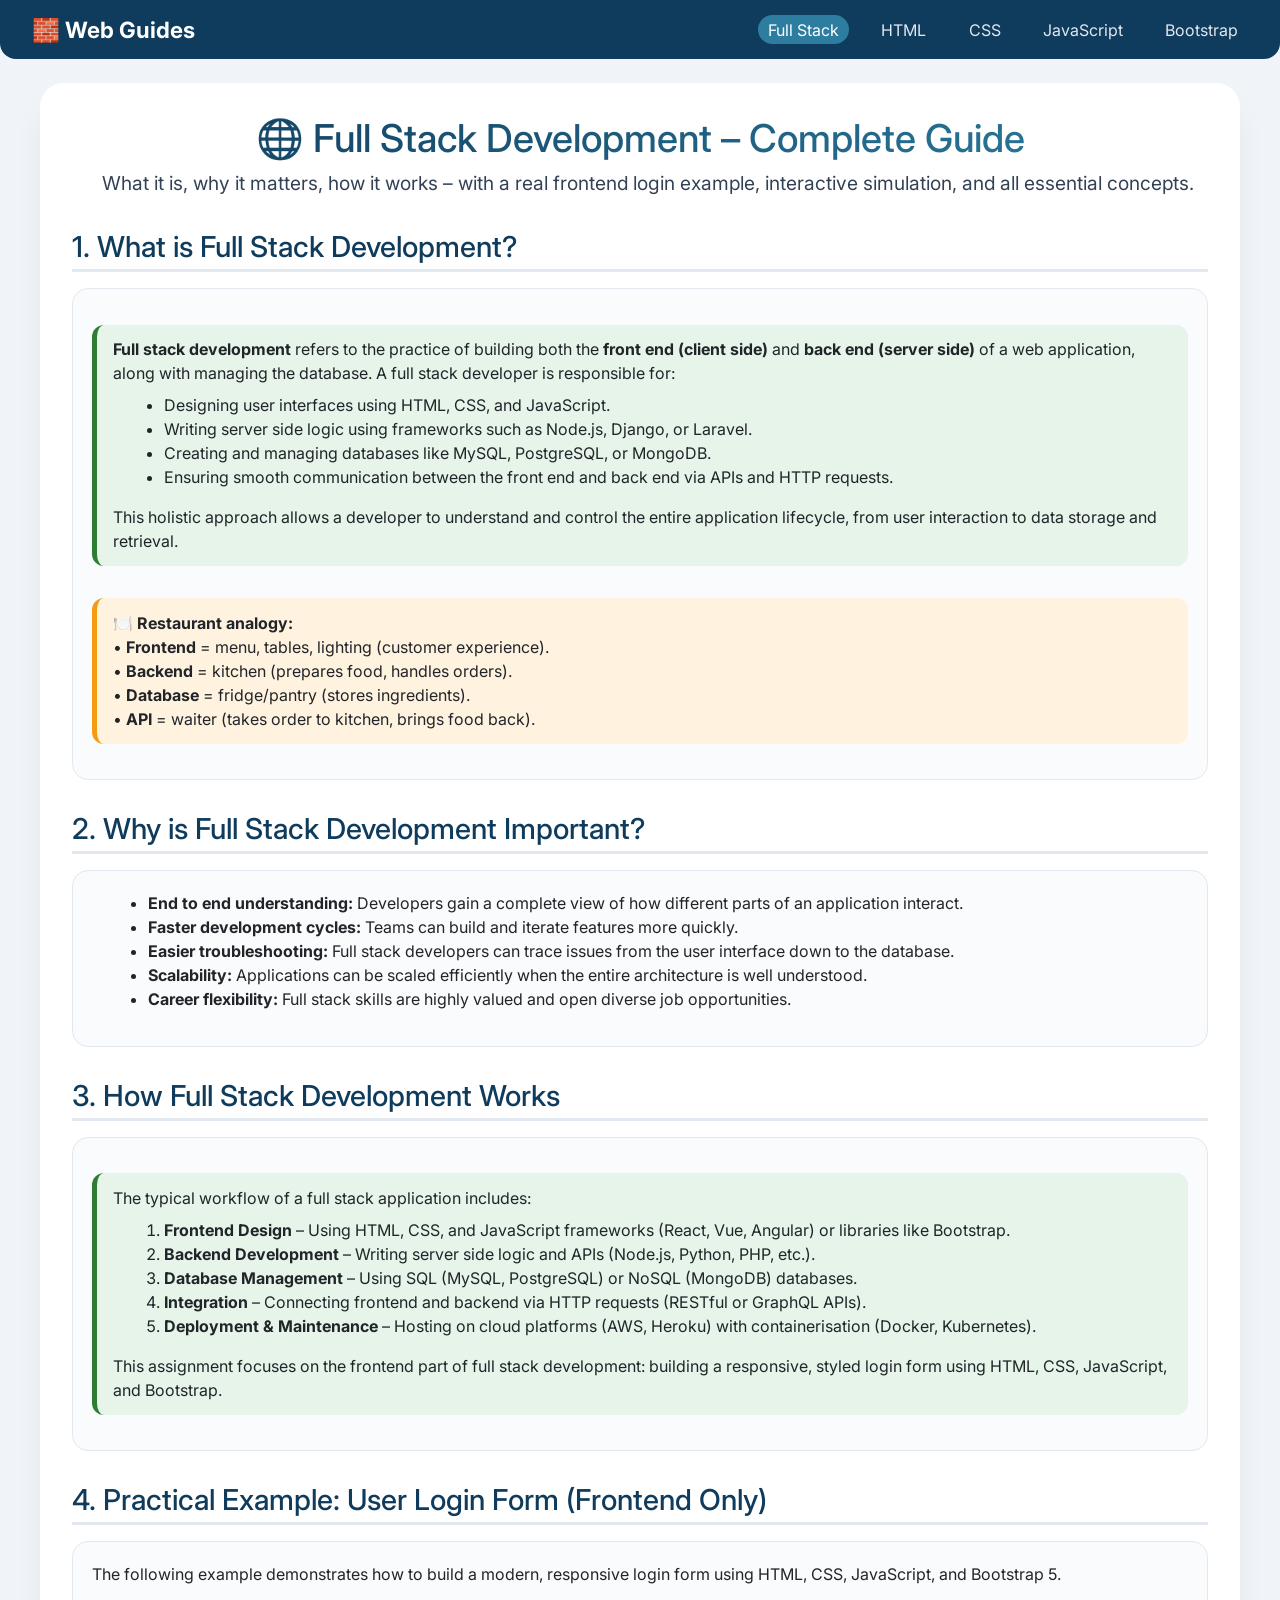
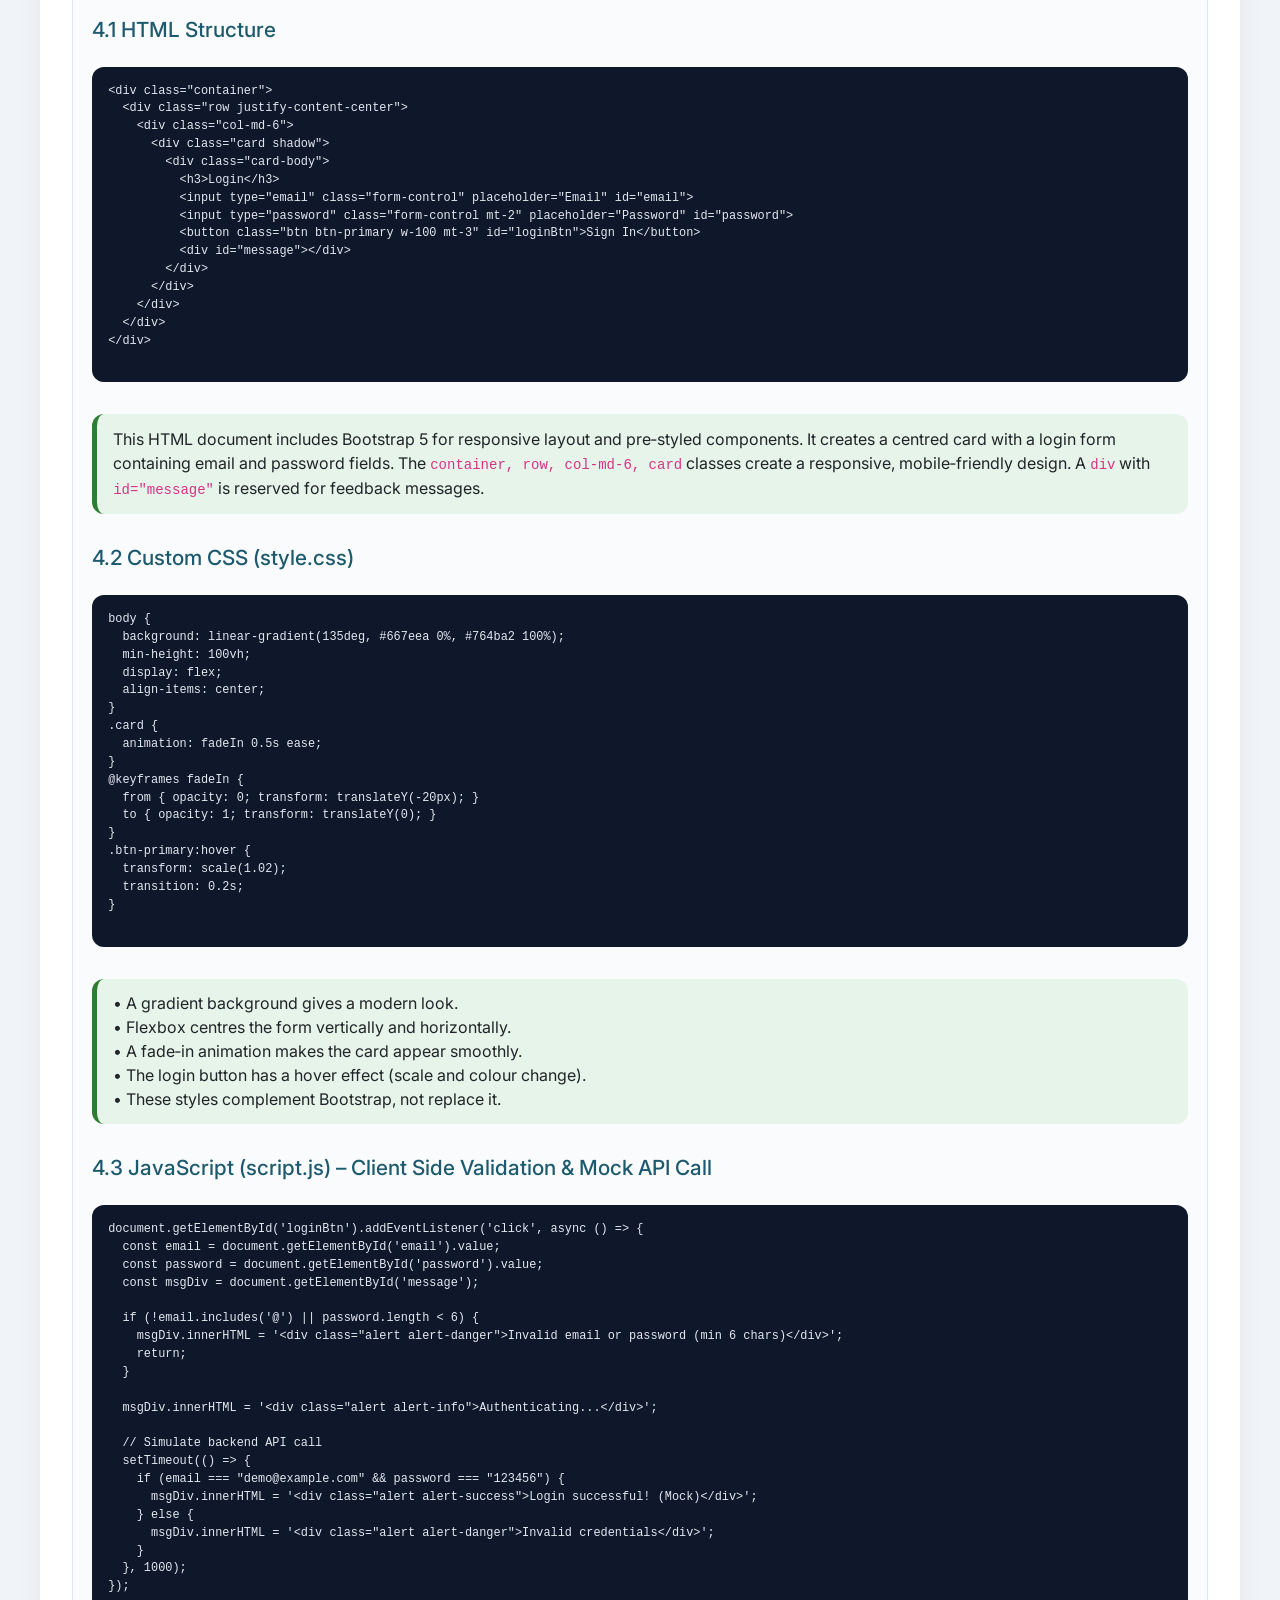
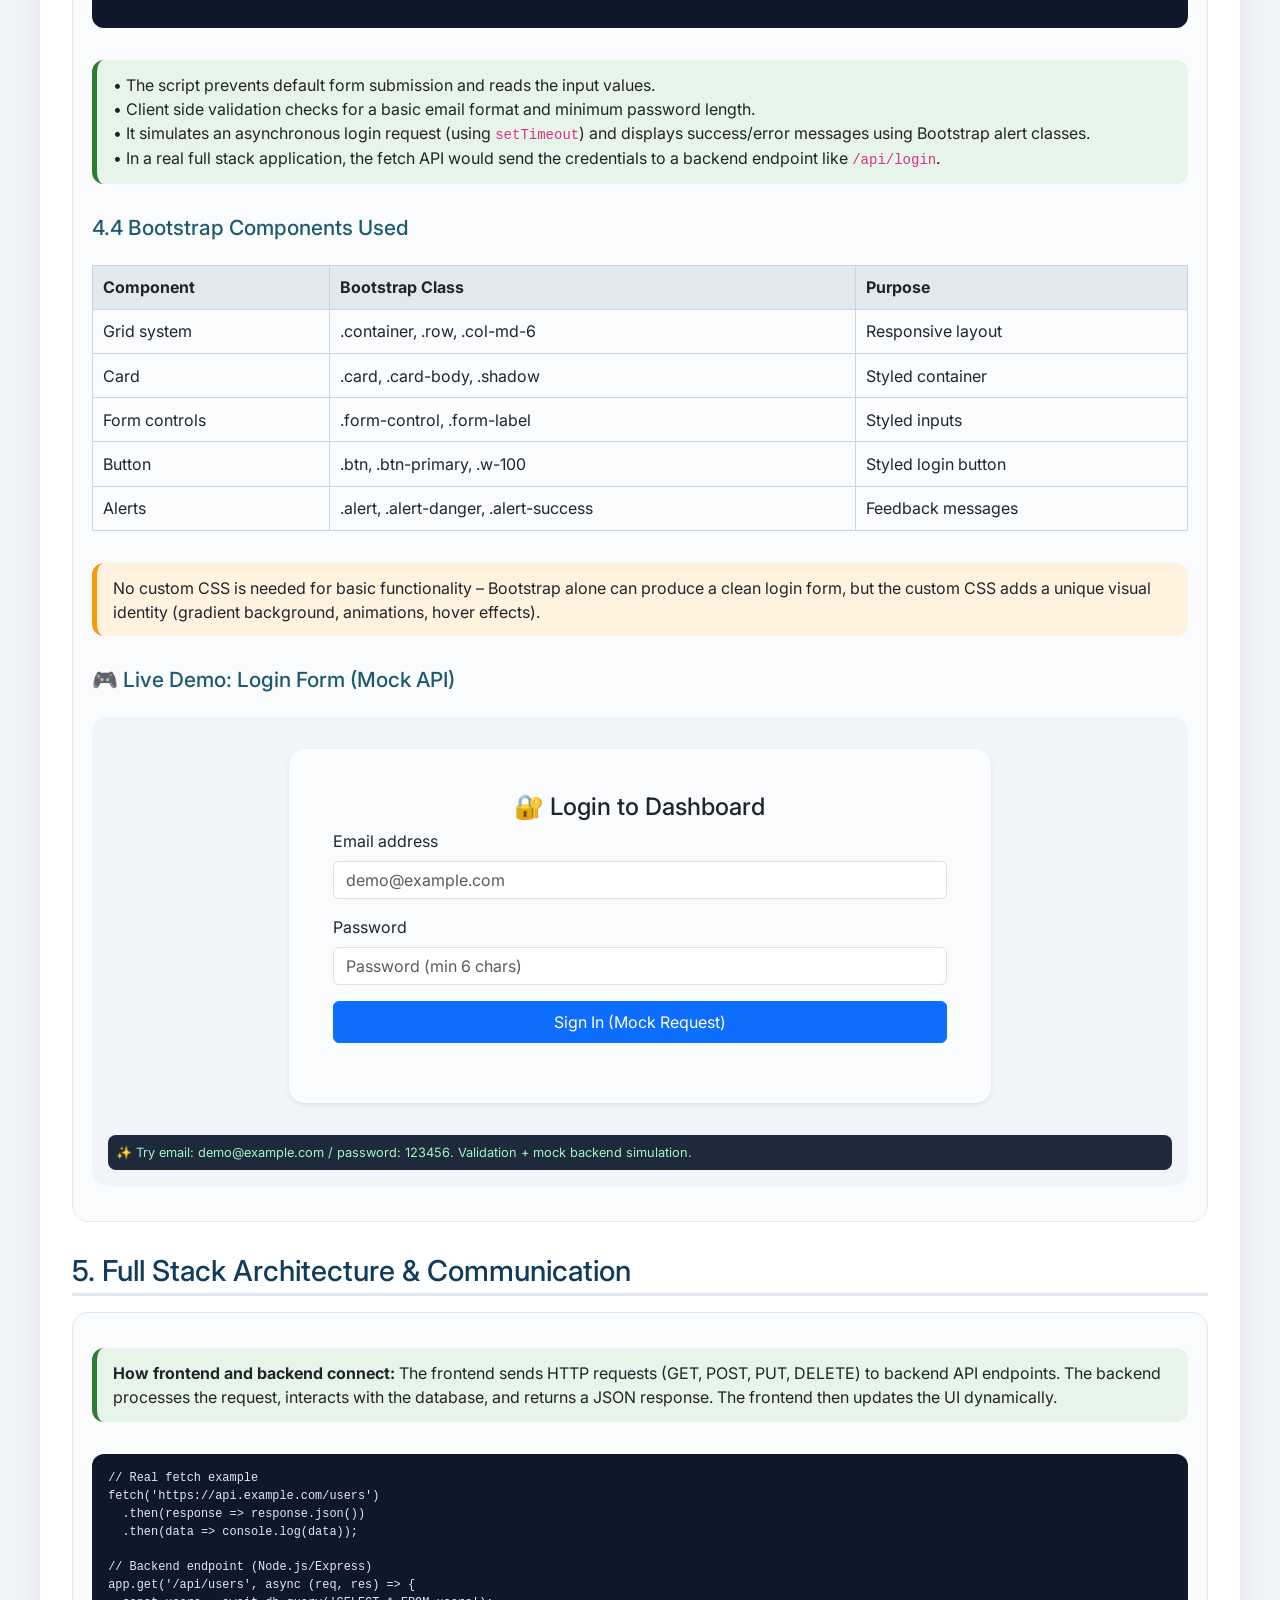
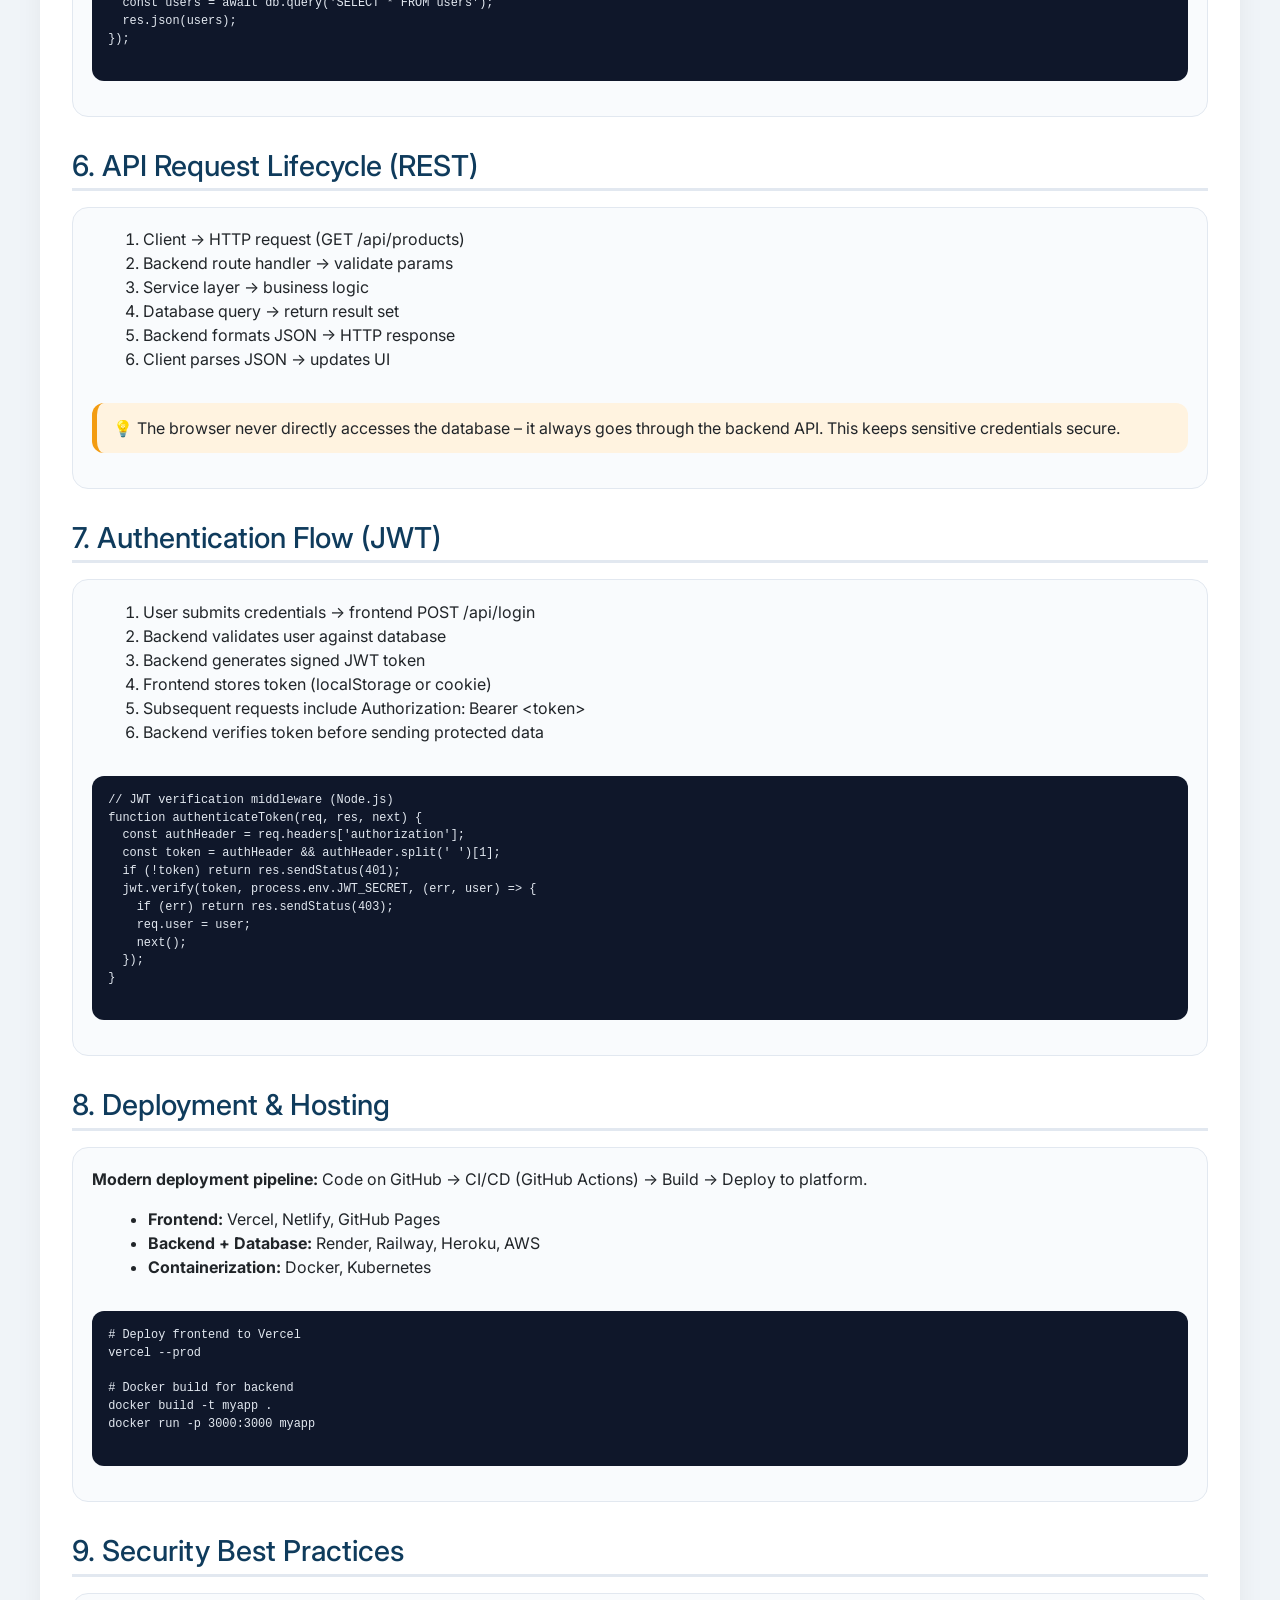
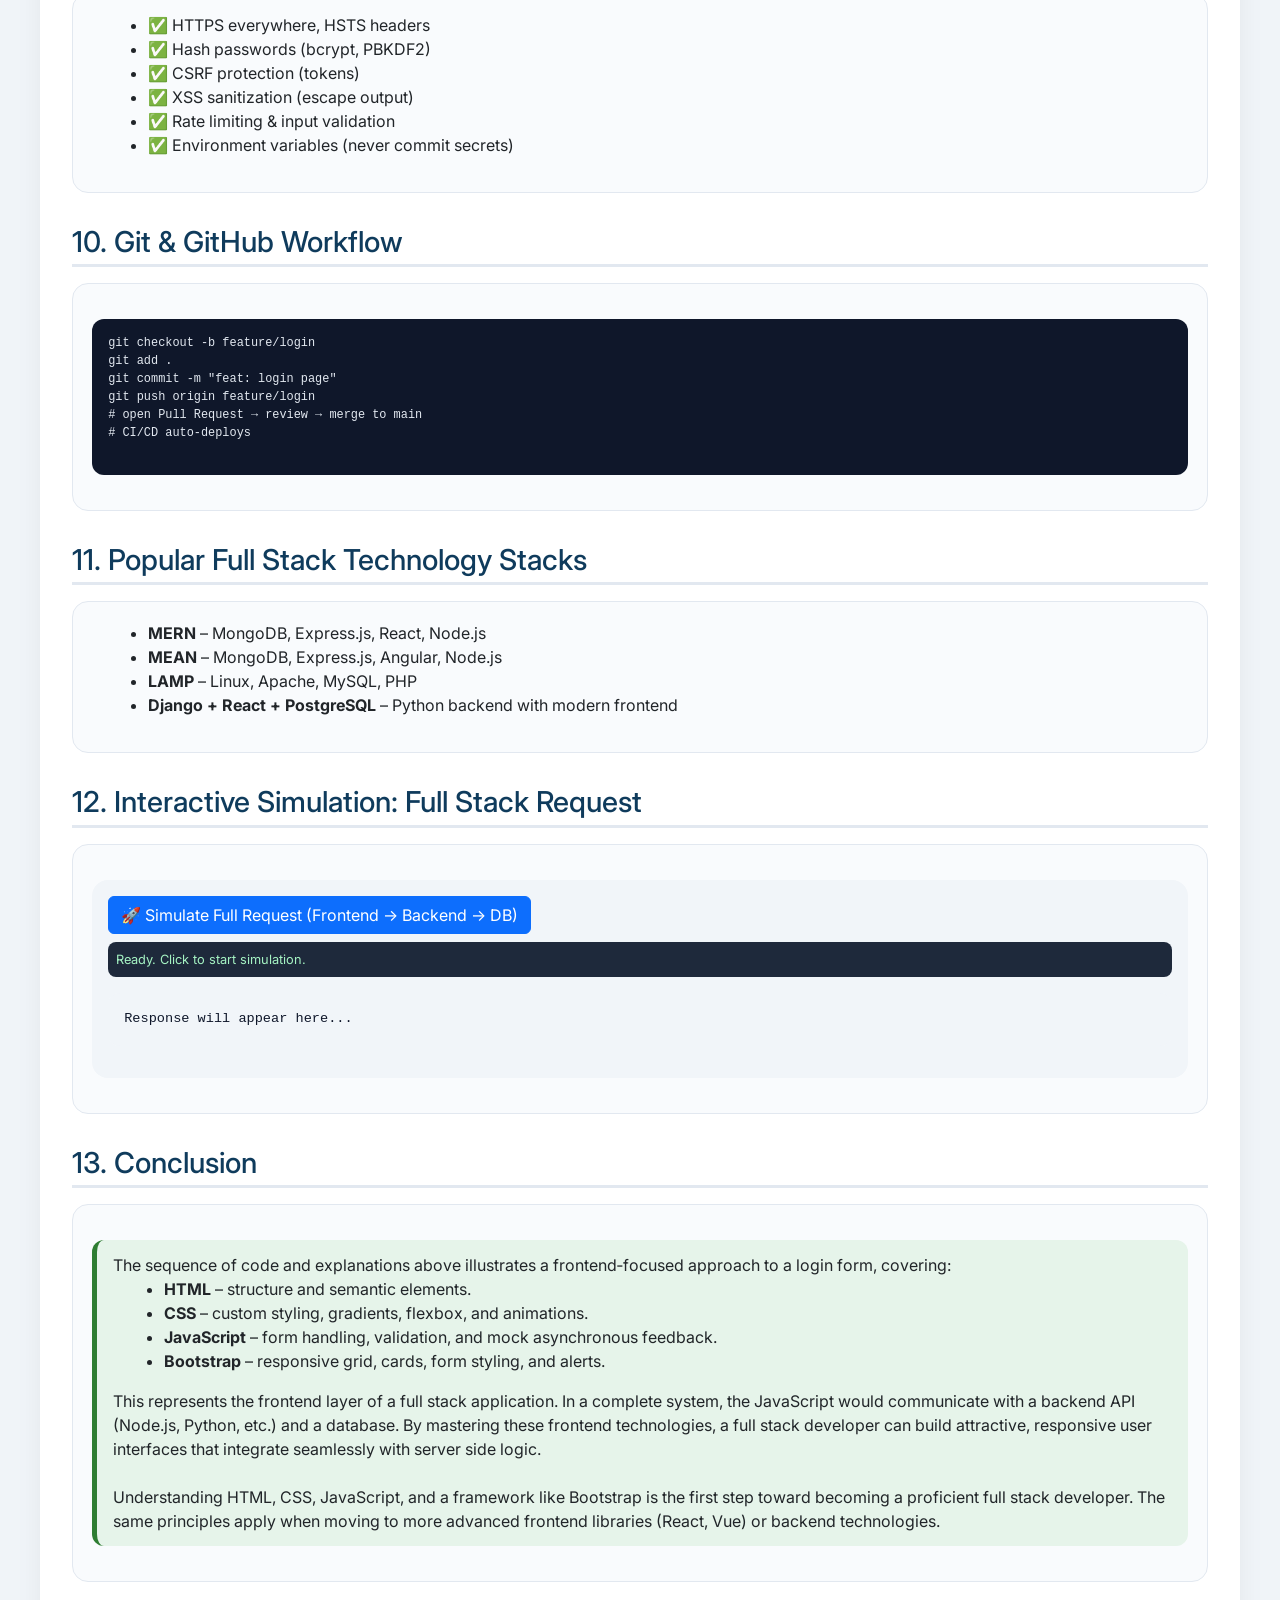
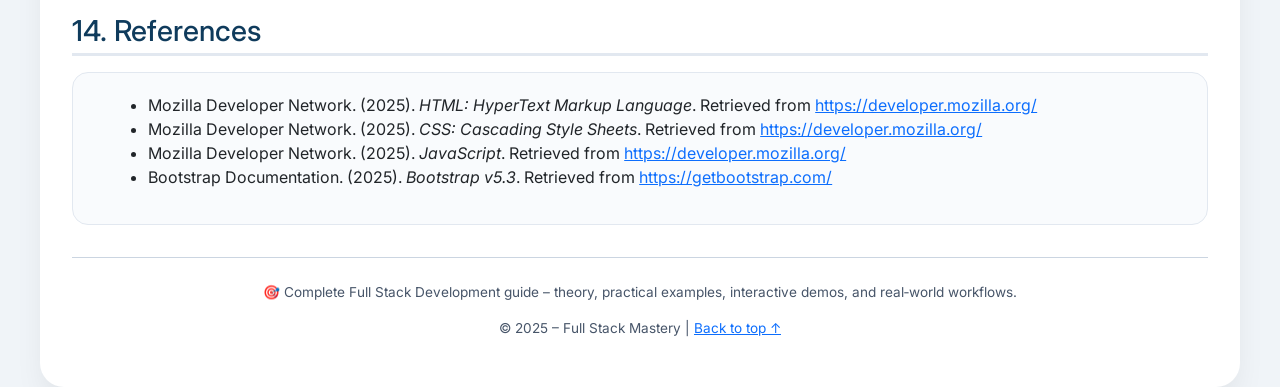
<file: fullstack.html>
<!DOCTYPE html>
<html lang="en">
<head>
  <meta charset="UTF-8">
  <meta name="viewport" content="width=device-width, initial-scale=1.0">
  <title>Full Stack Development – Complete Guide with Practical Examples</title>
  <!-- Google Fonts & Font Awesome -->
  <link href="https://fonts.googleapis.com/css2?family=Inter:opsz,wght@14..32,300;14..32,400;14..32,500;14..32,600;14..32,700&display=swap" rel="stylesheet">
  <link rel="stylesheet" href="https://cdnjs.cloudflare.com/ajax/libs/font-awesome/6.0.0-beta3/css/all.min.css">
  <!-- Bootstrap 5 CSS (for demo components) -->
  <link href="https://cdn.jsdelivr.net/npm/bootstrap@5.3.0-alpha1/dist/css/bootstrap.min.css" rel="stylesheet">
  <style>
    * {
      margin: 0;
      padding: 0;
      box-sizing: border-box;
    }
    body {
      font-family: 'Inter', sans-serif;
      background: #f0f4f8;
      color: #0f172a;
      line-height: 1.5;
    }
    /* Navigation bar (same as first provided code) */
    .site-nav {
      background: #0f3b5c;
      padding: 0.8rem 2rem;
      border-radius: 0 0 1rem 1rem;
      margin-bottom: 1.5rem;
    }
    .site-nav-inner {
      max-width: 1300px;
      margin: 0 auto;
      display: flex;
      justify-content: space-between;
      align-items: center;
      flex-wrap: wrap;
    }
    .site-brand {
      color: white;
      font-size: 1.4rem;
      font-weight: bold;
      text-decoration: none;
    }
    .nav-links a {
      color: #e2e8f0;
      text-decoration: none;
      margin-left: 1.2rem;
      padding: 0.3rem 0.6rem;
      border-radius: 2rem;
      transition: 0.2s;
    }
    .nav-links a.active, .nav-links a:hover {
      background: #2c7da0;
      color: white;
    }
    /* Container */
    .container {
      max-width: 1200px;
      margin: 0 auto;
      background: white;
      border-radius: 1.5rem;
      box-shadow: 0 20px 35px -10px rgba(0, 0, 0, 0.1);
      padding: 2rem;
    }
    h1 {
      font-size: 2.4rem;
      background: linear-gradient(135deg, #0f3b5c, #2c7da0);
      background-clip: text;
      -webkit-background-clip: text;
      color: transparent;
      margin-bottom: 0.5rem;
    }
    .subhead {
      font-size: 1.2rem;
      color: #334155;
      border-left: 4px solid #2c7da0;
      padding-left: 1rem;
      margin-bottom: 2rem;
    }
    h2 {
      font-size: 1.8rem;
      margin: 2rem 0 1rem;
      border-bottom: 3px solid #e2e8f0;
      color: #0f3b5c;
      padding-bottom: 0.3rem;
    }
    h3 {
      font-size: 1.3rem;
      margin: 1rem 0 0.5rem;
      color: #1e5a6e;
    }
    .card {
      background: #f9fbfd;
      border-radius: 1rem;
      padding: 1.2rem;
      margin: 1rem 0;
      border: 1px solid #e2e8f0;
      transition: 0.2s;
    }
    .card:hover {
      box-shadow: 0 8px 20px rgba(0, 0, 0, 0.05);
    }
    .explanation {
      background: #e6f4ea;
      border-left: 5px solid #2e7d32;
      padding: 0.8rem 1rem;
      border-radius: 0.75rem;
      margin: 1rem 0;
    }
    .tip {
      background: #fff3e0;
      border-left: 5px solid #f39c12;
      padding: 0.8rem 1rem;
      border-radius: 0.75rem;
      margin: 1rem 0;
    }
    .code-block {
      background: #0f172a;
      color: #e2e8f0;
      padding: 1rem;
      border-radius: 0.75rem;
      overflow-x: auto;
      font-family: 'Courier New', monospace;
      font-size: 0.85rem;
      margin: 1rem 0;
    }
    .component-table {
      width: 100%;
      border-collapse: collapse;
      margin: 1rem 0;
    }
    .component-table th, .component-table td {
      border: 1px solid #cbd5e1;
      padding: 0.6rem;
      text-align: left;
    }
    .component-table th {
      background: #e2e8f0;
    }
    .demo-area {
      background: #f1f5f9;
      border-radius: 1rem;
      padding: 1rem;
      margin: 1rem 0;
    }
    .step-log {
      background: #1e293b;
      color: #a5f3c3;
      padding: 0.5rem;
      border-radius: 0.5rem;
      font-size: 0.8rem;
      margin-top: 0.5rem;
      white-space: pre-wrap;
    }
    footer {
      margin-top: 2rem;
      text-align: center;
      border-top: 1px solid #cbd5e1;
      padding-top: 1.5rem;
      font-size: 0.85rem;
      color: #475569;
    }
    @media (max-width: 700px) {
      .site-nav-inner {
        flex-direction: column;
        gap: 0.5rem;
      }
      .nav-links a {
        margin: 0 0.5rem;
      }
      .container {
        padding: 1rem;
      }
    }
  </style>
</head>
<body>

<nav class="site-nav">
  <div class="site-nav-inner">
    <a href="#" class="site-brand">🧱 Web Guides</a>
    <div class="nav-links">
      <a href="#" class="active">Full Stack</a>
      <a href="#">HTML</a>
      <a href="#">CSS</a>
      <a href="#">JavaScript</a>
      <a href="#">Bootstrap</a>
    </div>
  </div>
</nav>

<div class="container">
  <!-- Hero -->
  <div style="text-align: center; margin-bottom: 1rem;">
    <h1>🌐 Full Stack Development – Complete Guide</h1>
    <div class="subhead" style="border-left: none; text-align: center;">
      What it is, why it matters, how it works – with a real frontend login example, interactive simulation, and all essential concepts.
    </div>
  </div>

  <!-- ========== 1. WHAT IS FULL STACK ========== -->
  <h2>1. What is Full Stack Development?</h2>
  <div class="card">
    <div class="explanation">
      <strong>Full stack development</strong> refers to the practice of building both the <strong>front end (client side)</strong> and <strong>back end (server side)</strong> of a web application, along with managing the database. A full stack developer is responsible for:
      <ul style="margin-top: 0.5rem; margin-left: 1.2rem;">
        <li>Designing user interfaces using HTML, CSS, and JavaScript.</li>
        <li>Writing server side logic using frameworks such as Node.js, Django, or Laravel.</li>
        <li>Creating and managing databases like MySQL, PostgreSQL, or MongoDB.</li>
        <li>Ensuring smooth communication between the front end and back end via APIs and HTTP requests.</li>
      </ul>
      This holistic approach allows a developer to understand and control the entire application lifecycle, from user interaction to data storage and retrieval.
    </div>
    <div class="tip">
      🍽️ <strong>Restaurant analogy:</strong><br>
      • <strong>Frontend</strong> = menu, tables, lighting (customer experience).<br>
      • <strong>Backend</strong> = kitchen (prepares food, handles orders).<br>
      • <strong>Database</strong> = fridge/pantry (stores ingredients).<br>
      • <strong>API</strong> = waiter (takes order to kitchen, brings food back).
    </div>
  </div>

  <!-- ========== 2. WHY IMPORTANT ========== -->
  <h2>2. Why is Full Stack Development Important?</h2>
  <div class="card">
    <ul style="margin-left: 1.5rem;">
      <li><strong>End to end understanding:</strong> Developers gain a complete view of how different parts of an application interact.</li>
      <li><strong>Faster development cycles:</strong> Teams can build and iterate features more quickly.</li>
      <li><strong>Easier troubleshooting:</strong> Full stack developers can trace issues from the user interface down to the database.</li>
      <li><strong>Scalability:</strong> Applications can be scaled efficiently when the entire architecture is well understood.</li>
      <li><strong>Career flexibility:</strong> Full stack skills are highly valued and open diverse job opportunities.</li>
    </ul>
  </div>

  <!-- ========== 3. HOW IT WORKS ========== -->
  <h2>3. How Full Stack Development Works</h2>
  <div class="card">
    <div class="explanation">
      The typical workflow of a full stack application includes:
      <ol style="margin-left: 1.2rem; margin-top: 0.5rem;">
        <li><strong>Frontend Design</strong> – Using HTML, CSS, and JavaScript frameworks (React, Vue, Angular) or libraries like Bootstrap.</li>
        <li><strong>Backend Development</strong> – Writing server side logic and APIs (Node.js, Python, PHP, etc.).</li>
        <li><strong>Database Management</strong> – Using SQL (MySQL, PostgreSQL) or NoSQL (MongoDB) databases.</li>
        <li><strong>Integration</strong> – Connecting frontend and backend via HTTP requests (RESTful or GraphQL APIs).</li>
        <li><strong>Deployment & Maintenance</strong> – Hosting on cloud platforms (AWS, Heroku) with containerisation (Docker, Kubernetes).</li>
      </ol>
      This assignment focuses on the frontend part of full stack development: building a responsive, styled login form using HTML, CSS, JavaScript, and Bootstrap.
    </div>
  </div>

  <!-- ========== 4. PRACTICAL EXAMPLE: LOGIN FORM ========== -->
  <h2>4. Practical Example: User Login Form (Frontend Only)</h2>
  <div class="card">
    <p>The following example demonstrates how to build a modern, responsive login form using HTML, CSS, JavaScript, and Bootstrap 5.</p>
    
    <h3>4.1 HTML Structure</h3>
    <div class="code-block">
      <pre>&lt;div class="container"&gt;
  &lt;div class="row justify-content-center"&gt;
    &lt;div class="col-md-6"&gt;
      &lt;div class="card shadow"&gt;
        &lt;div class="card-body"&gt;
          &lt;h3&gt;Login&lt;/h3&gt;
          &lt;input type="email" class="form-control" placeholder="Email" id="email"&gt;
          &lt;input type="password" class="form-control mt-2" placeholder="Password" id="password"&gt;
          &lt;button class="btn btn-primary w-100 mt-3" id="loginBtn"&gt;Sign In&lt;/button&gt;
          &lt;div id="message"&gt;&lt;/div&gt;
        &lt;/div&gt;
      &lt;/div&gt;
    &lt;/div&gt;
  &lt;/div&gt;
&lt;/div&gt;</pre>
    </div>
    <div class="explanation">
      This HTML document includes Bootstrap 5 for responsive layout and pre‑styled components. It creates a centred card with a login form containing email and password fields. The <code>container, row, col-md-6, card</code> classes create a responsive, mobile‑friendly design. A <code>div</code> with <code>id="message"</code> is reserved for feedback messages.
    </div>

    <h3>4.2 Custom CSS (style.css)</h3>
    <div class="code-block">
      <pre>body {
  background: linear-gradient(135deg, #667eea 0%, #764ba2 100%);
  min-height: 100vh;
  display: flex;
  align-items: center;
}
.card {
  animation: fadeIn 0.5s ease;
}
@keyframes fadeIn {
  from { opacity: 0; transform: translateY(-20px); }
  to { opacity: 1; transform: translateY(0); }
}
.btn-primary:hover {
  transform: scale(1.02);
  transition: 0.2s;
}</pre>
    </div>
    <div class="explanation">
      • A gradient background gives a modern look.<br>
      • Flexbox centres the form vertically and horizontally.<br>
      • A fade‑in animation makes the card appear smoothly.<br>
      • The login button has a hover effect (scale and colour change).<br>
      • These styles complement Bootstrap, not replace it.
    </div>

    <h3>4.3 JavaScript (script.js) – Client Side Validation & Mock API Call</h3>
    <div class="code-block">
      <pre>document.getElementById('loginBtn').addEventListener('click', async () => {
  const email = document.getElementById('email').value;
  const password = document.getElementById('password').value;
  const msgDiv = document.getElementById('message');

  if (!email.includes('@') || password.length < 6) {
    msgDiv.innerHTML = '&lt;div class="alert alert-danger"&gt;Invalid email or password (min 6 chars)&lt;/div&gt;';
    return;
  }

  msgDiv.innerHTML = '&lt;div class="alert alert-info"&gt;Authenticating...&lt;/div&gt;';
  
  // Simulate backend API call
  setTimeout(() => {
    if (email === "demo@example.com" && password === "123456") {
      msgDiv.innerHTML = '&lt;div class="alert alert-success"&gt;Login successful! (Mock)&lt;/div&gt;';
    } else {
      msgDiv.innerHTML = '&lt;div class="alert alert-danger"&gt;Invalid credentials&lt;/div&gt;';
    }
  }, 1000);
});</pre>
    </div>
    <div class="explanation">
      • The script prevents default form submission and reads the input values.<br>
      • Client side validation checks for a basic email format and minimum password length.<br>
      • It simulates an asynchronous login request (using <code>setTimeout</code>) and displays success/error messages using Bootstrap alert classes.<br>
      • In a real full stack application, the fetch API would send the credentials to a backend endpoint like <code>/api/login</code>.
    </div>

    <h3>4.4 Bootstrap Components Used</h3>
    <table class="component-table">
      <thead><tr><th>Component</th><th>Bootstrap Class</th><th>Purpose</th></tr></thead>
      <tbody>
        <tr><td>Grid system</td><td>.container, .row, .col-md-6</td><td>Responsive layout</td></tr>
        <tr><td>Card</td><td>.card, .card-body, .shadow</td><td>Styled container</td></tr>
        <tr><td>Form controls</td><td>.form-control, .form-label</td><td>Styled inputs</td></tr>
        <tr><td>Button</td><td>.btn, .btn-primary, .w-100</td><td>Styled login button</td></tr>
        <tr><td>Alerts</td><td>.alert, .alert-danger, .alert-success</td><td>Feedback messages</td></tr>
      </tbody>
    </table>
    <div class="tip">
      No custom CSS is needed for basic functionality – Bootstrap alone can produce a clean login form, but the custom CSS adds a unique visual identity (gradient background, animations, hover effects).
    </div>

    <!-- Live interactive demo of the login form -->
    <h3>🎮 Live Demo: Login Form (Mock API)</h3>
    <div class="demo-area">
      <div class="row justify-content-center">
        <div class="col-md-8">
          <div class="card shadow-sm border-0">
            <div class="card-body p-4">
              <h4 class="card-title text-center">🔐 Login to Dashboard</h4>
              <form id="liveLoginForm">
                <div class="mb-3">
                  <label class="form-label">Email address</label>
                  <input type="email" class="form-control" id="demoEmail" placeholder="demo@example.com" required>
                </div>
                <div class="mb-3">
                  <label class="form-label">Password</label>
                  <input type="password" class="form-control" id="demoPassword" placeholder="Password (min 6 chars)" required>
                </div>
                <button type="submit" class="btn btn-primary w-100 py-2">Sign In (Mock Request)</button>
                <div id="liveMessage" class="mt-3"></div>
              </form>
            </div>
          </div>
        </div>
      </div>
      <div id="loginSimLog" class="step-log mt-3">✨ Try email: demo@example.com / password: 123456. Validation + mock backend simulation.</div>
    </div>
  </div>

  <!-- ========== 5. EXTENDED FULL STACK CONCEPTS ========== -->
  <h2>5. Full Stack Architecture & Communication</h2>
  <div class="card">
    <div class="explanation">
      <strong>How frontend and backend connect:</strong> The frontend sends HTTP requests (GET, POST, PUT, DELETE) to backend API endpoints. The backend processes the request, interacts with the database, and returns a JSON response. The frontend then updates the UI dynamically.
    </div>
    <div class="code-block">
      <pre>// Real fetch example
fetch('https://api.example.com/users')
  .then(response => response.json())
  .then(data => console.log(data));

// Backend endpoint (Node.js/Express)
app.get('/api/users', async (req, res) => {
  const users = await db.query('SELECT * FROM users');
  res.json(users);
});</pre>
    </div>
  </div>

  <h2>6. API Request Lifecycle (REST)</h2>
  <div class="card">
    <ol style="margin-left: 1.2rem;">
      <li>Client → HTTP request (GET /api/products)</li>
      <li>Backend route handler → validate params</li>
      <li>Service layer → business logic</li>
      <li>Database query → return result set</li>
      <li>Backend formats JSON → HTTP response</li>
      <li>Client parses JSON → updates UI</li>
    </ol>
    <div class="tip">💡 The browser never directly accesses the database – it always goes through the backend API. This keeps sensitive credentials secure.</div>
  </div>

  <h2>7. Authentication Flow (JWT)</h2>
  <div class="card">
    <ol style="margin-left: 1.2rem;">
      <li>User submits credentials → frontend POST /api/login</li>
      <li>Backend validates user against database</li>
      <li>Backend generates signed JWT token</li>
      <li>Frontend stores token (localStorage or cookie)</li>
      <li>Subsequent requests include Authorization: Bearer &lt;token&gt;</li>
      <li>Backend verifies token before sending protected data</li>
    </ol>
    <div class="code-block">
      <pre>// JWT verification middleware (Node.js)
function authenticateToken(req, res, next) {
  const authHeader = req.headers['authorization'];
  const token = authHeader && authHeader.split(' ')[1];
  if (!token) return res.sendStatus(401);
  jwt.verify(token, process.env.JWT_SECRET, (err, user) => {
    if (err) return res.sendStatus(403);
    req.user = user;
    next();
  });
}</pre>
    </div>
  </div>

  <h2>8. Deployment & Hosting</h2>
  <div class="card">
    <p><strong>Modern deployment pipeline:</strong> Code on GitHub → CI/CD (GitHub Actions) → Build → Deploy to platform.</p>
    <ul style="margin-left: 1.5rem;">
      <li><strong>Frontend:</strong> Vercel, Netlify, GitHub Pages</li>
      <li><strong>Backend + Database:</strong> Render, Railway, Heroku, AWS</li>
      <li><strong>Containerization:</strong> Docker, Kubernetes</li>
    </ul>
    <div class="code-block">
      <pre># Deploy frontend to Vercel
vercel --prod

# Docker build for backend
docker build -t myapp .
docker run -p 3000:3000 myapp</pre>
    </div>
  </div>

  <h2>9. Security Best Practices</h2>
  <div class="card">
    <ul style="margin-left: 1.5rem;">
      <li>✅ HTTPS everywhere, HSTS headers</li>
      <li>✅ Hash passwords (bcrypt, PBKDF2)</li>
      <li>✅ CSRF protection (tokens)</li>
      <li>✅ XSS sanitization (escape output)</li>
      <li>✅ Rate limiting & input validation</li>
      <li>✅ Environment variables (never commit secrets)</li>
    </ul>
  </div>

  <h2>10. Git & GitHub Workflow</h2>
  <div class="card">
    <div class="code-block">
      <pre>git checkout -b feature/login
git add .
git commit -m "feat: login page"
git push origin feature/login
# open Pull Request → review → merge to main
# CI/CD auto-deploys</pre>
    </div>
  </div>

  <h2>11. Popular Full Stack Technology Stacks</h2>
  <div class="card">
    <ul style="margin-left: 1.5rem;">
      <li><strong>MERN</strong> – MongoDB, Express.js, React, Node.js</li>
      <li><strong>MEAN</strong> – MongoDB, Express.js, Angular, Node.js</li>
      <li><strong>LAMP</strong> – Linux, Apache, MySQL, PHP</li>
      <li><strong>Django + React + PostgreSQL</strong> – Python backend with modern frontend</li>
    </ul>
  </div>

  <!-- ========== 12. INTERACTIVE FULL STACK SIMULATION ========== -->
  <h2>12. Interactive Simulation: Full Stack Request</h2>
  <div class="card">
    <div class="demo-area">
      <button id="simulateFullStackBtn" class="btn btn-primary">🚀 Simulate Full Request (Frontend → Backend → DB)</button>
      <div id="simulationLog" class="step-log">Ready. Click to start simulation.</div>
      <div id="simulationResponse" class="code-block" style="background:#f1f5f9; color:#0f172a;">Response will appear here...</div>
    </div>
  </div>

  <!-- ========== 13. CONCLUSION ========== -->
  <h2>13. Conclusion</h2>
  <div class="card">
    <div class="explanation">
      The sequence of code and explanations above illustrates a frontend‑focused approach to a login form, covering:
      <ul style="margin-left: 1.2rem;">
        <li><strong>HTML</strong> – structure and semantic elements.</li>
        <li><strong>CSS</strong> – custom styling, gradients, flexbox, and animations.</li>
        <li><strong>JavaScript</strong> – form handling, validation, and mock asynchronous feedback.</li>
        <li><strong>Bootstrap</strong> – responsive grid, cards, form styling, and alerts.</li>
      </ul>
      This represents the frontend layer of a full stack application. In a complete system, the JavaScript would communicate with a backend API (Node.js, Python, etc.) and a database. By mastering these frontend technologies, a full stack developer can build attractive, responsive user interfaces that integrate seamlessly with server side logic.<br><br>
      Understanding HTML, CSS, JavaScript, and a framework like Bootstrap is the first step toward becoming a proficient full stack developer. The same principles apply when moving to more advanced frontend libraries (React, Vue) or backend technologies.
    </div>
  </div>

  <!-- ========== 14. REFERENCES ========== -->
  <h2>14. References</h2>
  <div class="card">
    <ul style="margin-left: 1.5rem;">
      <li>Mozilla Developer Network. (2025). <em>HTML: HyperText Markup Language</em>. Retrieved from <a href="https://developer.mozilla.org/" target="_blank">https://developer.mozilla.org/</a></li>
      <li>Mozilla Developer Network. (2025). <em>CSS: Cascading Style Sheets</em>. Retrieved from <a href="https://developer.mozilla.org/" target="_blank">https://developer.mozilla.org/</a></li>
      <li>Mozilla Developer Network. (2025). <em>JavaScript</em>. Retrieved from <a href="https://developer.mozilla.org/" target="_blank">https://developer.mozilla.org/</a></li>
      <li>Bootstrap Documentation. (2025). <em>Bootstrap v5.3</em>. Retrieved from <a href="https://getbootstrap.com/" target="_blank">https://getbootstrap.com/</a></li>
    </ul>
  </div>

  <footer>
    <p>🎯 Complete Full Stack Development guide – theory, practical examples, interactive demos, and real‑world workflows.</p>
    <p>© 2025 – Full Stack Mastery | <a href="#">Back to top ↑</a></p>
  </footer>
</div>

<script>
  // Live login form demo
  const liveForm = document.getElementById('liveLoginForm');
  const demoEmail = document.getElementById('demoEmail');
  const demoPassword = document.getElementById('demoPassword');
  const liveMsg = document.getElementById('liveMessage');
  const loginSimLog = document.getElementById('loginSimLog');

  liveForm.addEventListener('submit', async (e) => {
    e.preventDefault();
    const email = demoEmail.value;
    const pwd = demoPassword.value;

    if (!email.includes('@')) {
      liveMsg.innerHTML = '<div class="alert alert-danger">Please enter a valid email address.</div>';
      loginSimLog.innerHTML = '❌ Validation failed: invalid email.';
      return;
    }
    if (pwd.length < 6) {
      liveMsg.innerHTML = '<div class="alert alert-danger">Password must be at least 6 characters.</div>';
      loginSimLog.innerHTML = '❌ Validation failed: password too short.';
      return;
    }

    liveMsg.innerHTML = '<div class="alert alert-info">🔄 Sending credentials to mock backend...</div>';
    loginSimLog.innerHTML = '📡 Frontend: POST /api/login with credentials...';

    await new Promise(r => setTimeout(r, 800));
    loginSimLog.innerHTML += '\n⚙️ Backend: Received request. Checking credentials...';
    await new Promise(r => setTimeout(r, 600));

    if (email === 'demo@example.com' && pwd === '123456') {
      loginSimLog.innerHTML += '\n🗄️ Database: User found. Password match.';
      await new Promise(r => setTimeout(r, 500));
      loginSimLog.innerHTML += '\n✅ Backend: Generating JWT token. Returning 200 OK.';
      liveMsg.innerHTML = '<div class="alert alert-success">✅ Login successful! (Mock) Redirecting to dashboard...</div>';
    } else {
      loginSimLog.innerHTML += '\n🗄️ Database: User not found or wrong password.';
      await new Promise(r => setTimeout(r, 500));
      loginSimLog.innerHTML += '\n❌ Backend: Returning 401 Unauthorized.';
      liveMsg.innerHTML = '<div class="alert alert-danger">❌ Invalid credentials. Use demo@example.com / 123456</div>';
    }
    loginSimLog.innerHTML += '\n🏁 End of simulation.';
  });

  // Full stack simulation
  const simBtn = document.getElementById('simulateFullStackBtn');
  const simLog = document.getElementById('simulationLog');
  const simResp = document.getElementById('simulationResponse');

  async function runFullSim() {
    simLog.innerHTML = "📡 1. Frontend: Sending HTTP GET request to /api/user/42...";
    simResp.innerHTML = "⏳ Waiting for backend response...";
    await new Promise(r => setTimeout(r, 700));

    simLog.innerHTML += "\n⚙️ 2. Backend: Received request. Validating user session...";
    await new Promise(r => setTimeout(r, 600));

    simLog.innerHTML += "\n🗄️ 3. Database: Executing SQL → SELECT * FROM users WHERE id = 42";
    await new Promise(r => setTimeout(r, 800));

    simLog.innerHTML += "\n🗄️ 4. Database: Found user record. Returning to backend.";
    await new Promise(r => setTimeout(r, 500));

    const mockUser = { id: 42, name: "Alex Johnson", email: "alex@example.com", memberSince: "2025-01-20" };
    simLog.innerHTML += "\n⚙️ 5. Backend: Formatting JSON response and sending HTTP 200 OK.";
    await new Promise(r => setTimeout(r, 600));

    simLog.innerHTML += "\n🖥️ 6. Frontend: Received response. Updating UI with user data.";
    simResp.innerHTML = `<strong>✅ Full stack request completed!</strong><br>
      Response (JSON): <code>${JSON.stringify({ status: "success", user: mockUser }, null, 2)}</code><br>
      ✔ Simulation: Frontend → Backend API → Database → Response to frontend.`;
    simLog.innerHTML += "\n🎉 Simulation finished.";
  }

  simBtn.addEventListener('click', () => {
    simLog.innerHTML = "🚀 Starting full stack simulation...";
    simResp.innerHTML = "⏳ Simulating request...";
    runFullSim();
  });
</script>
</body>
</html>
</file>
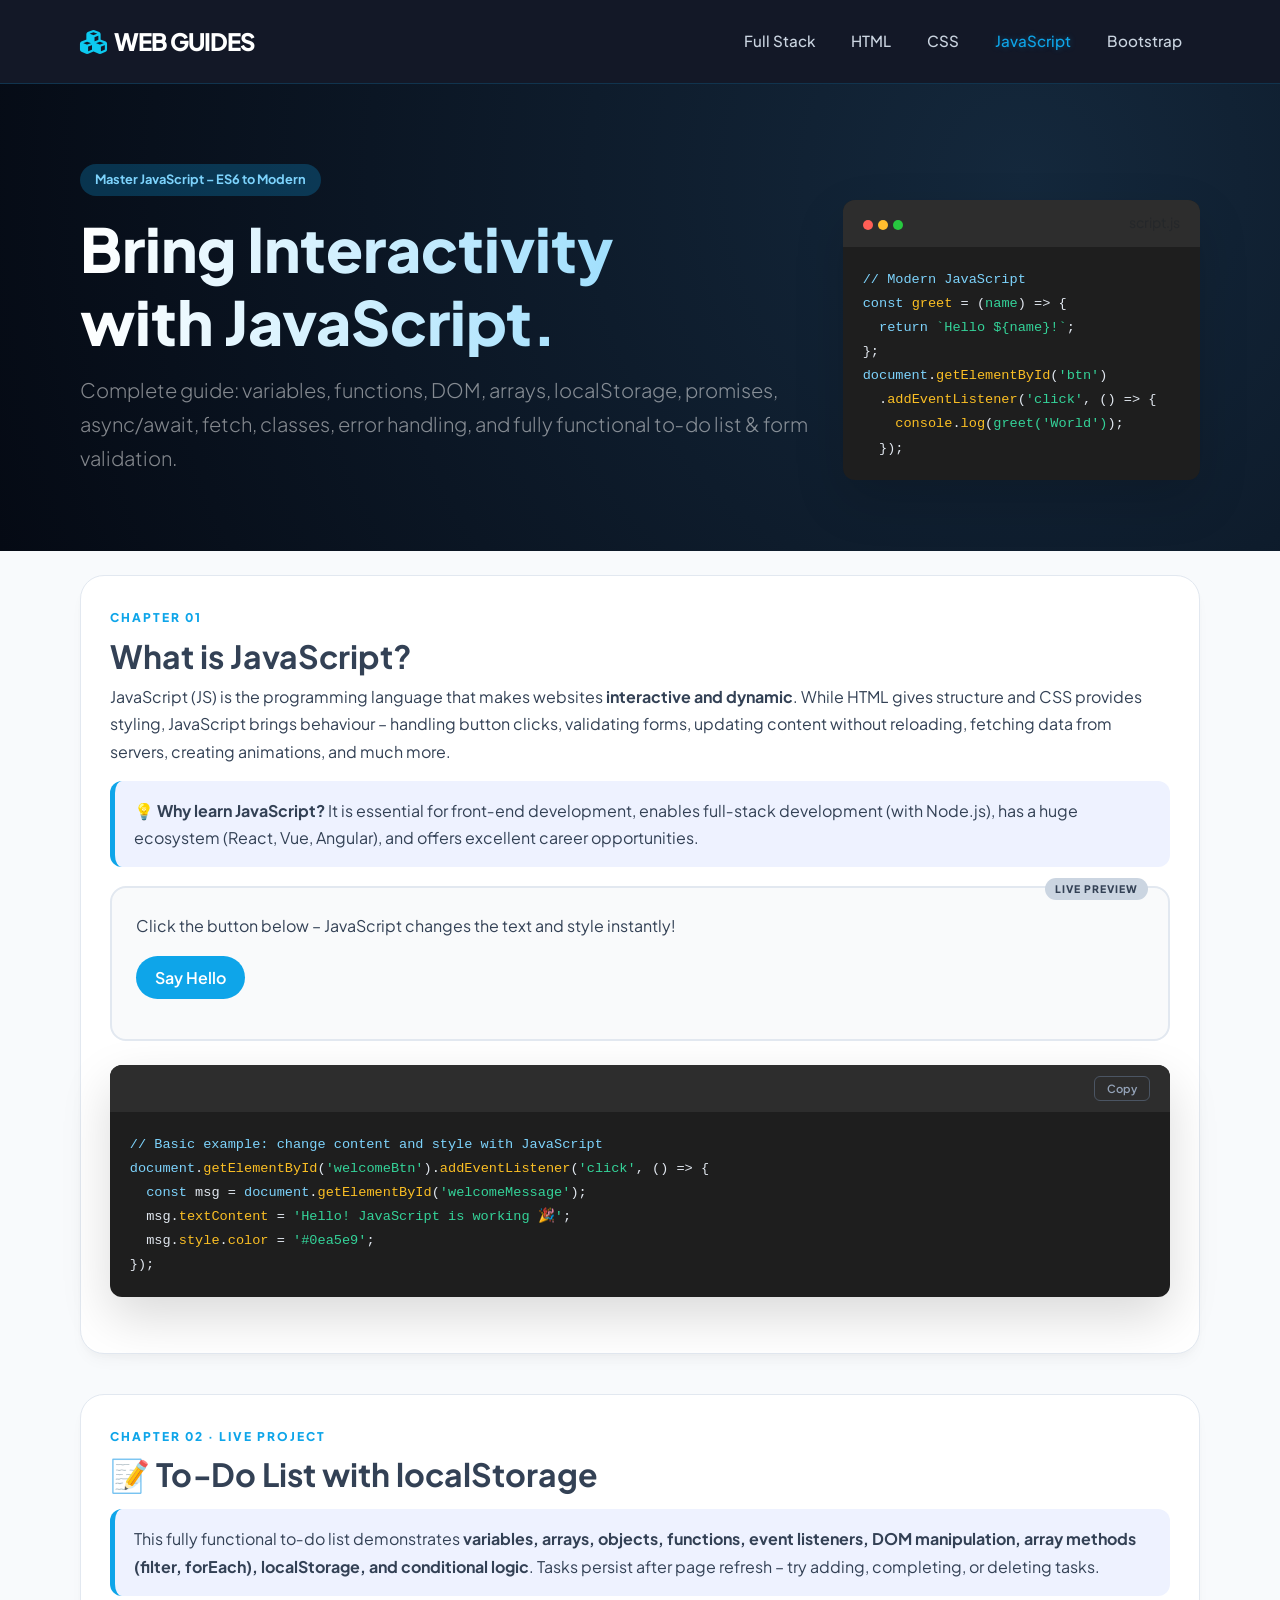
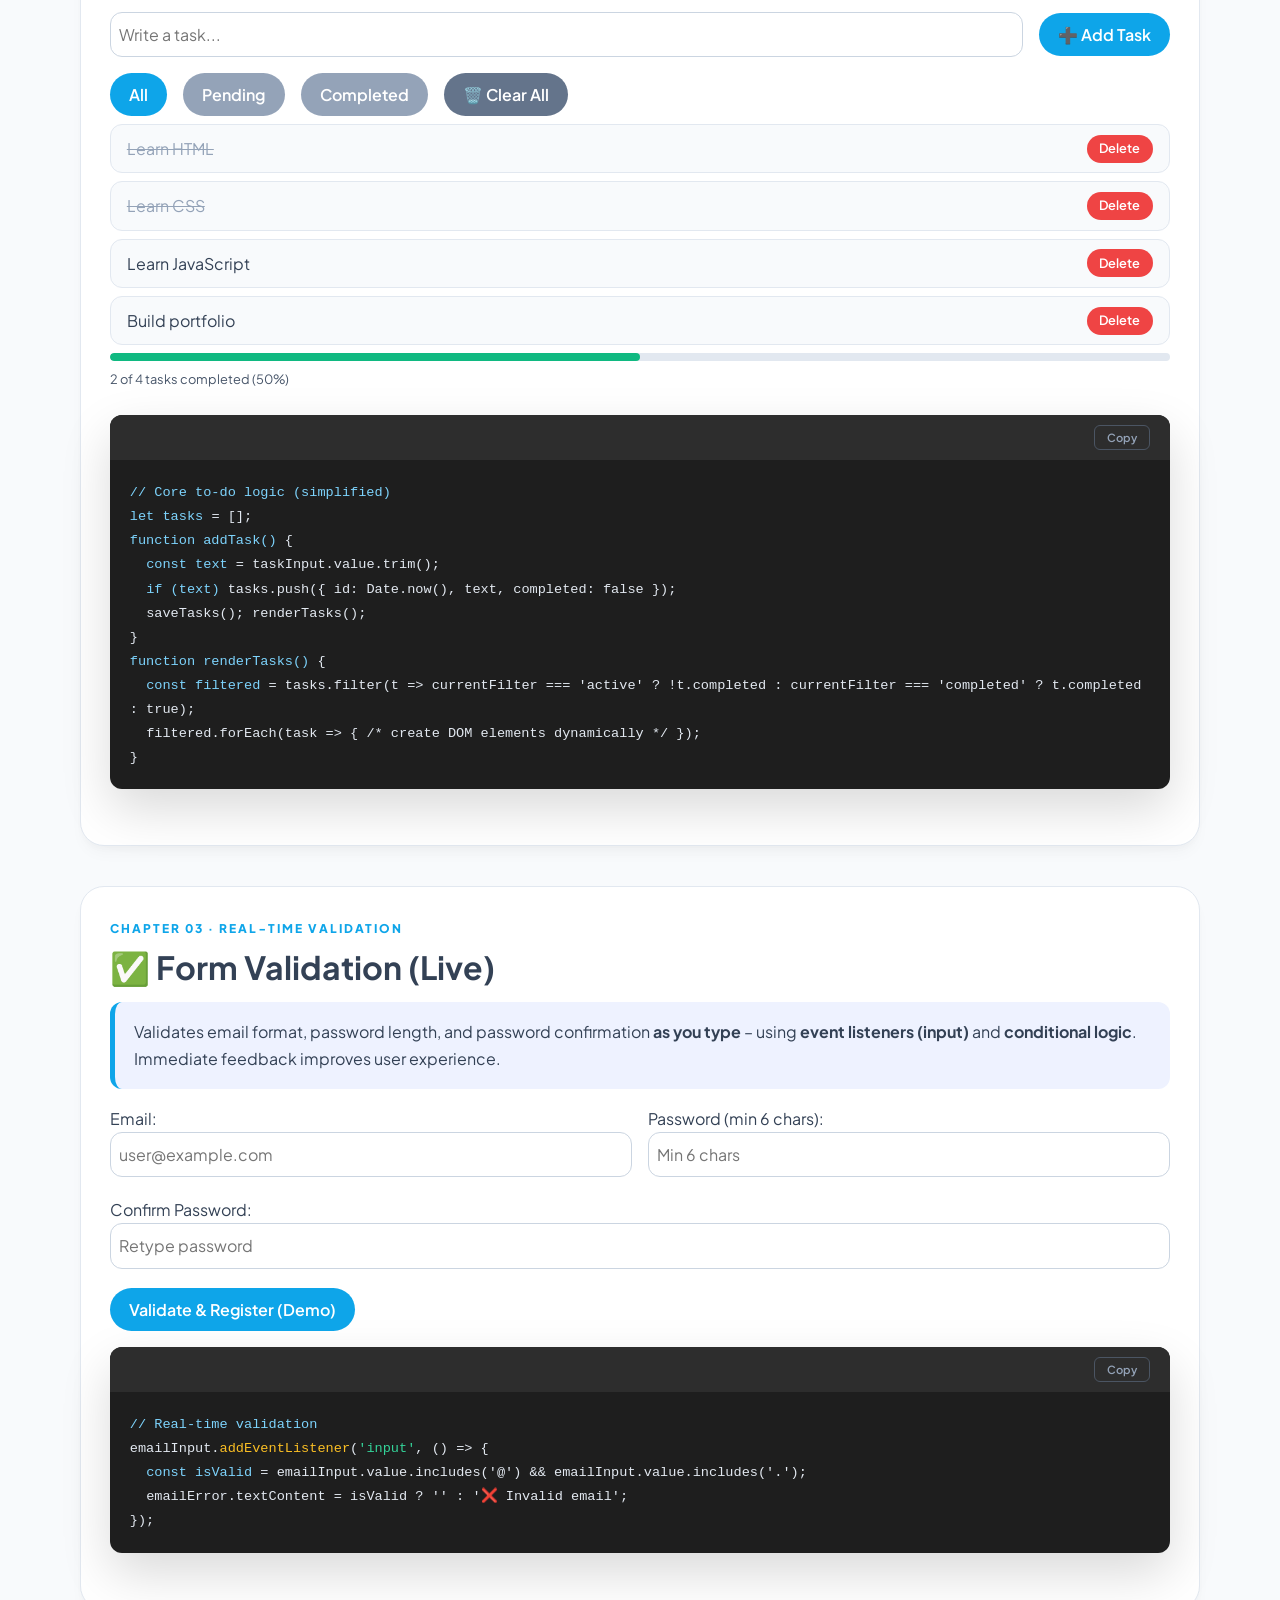
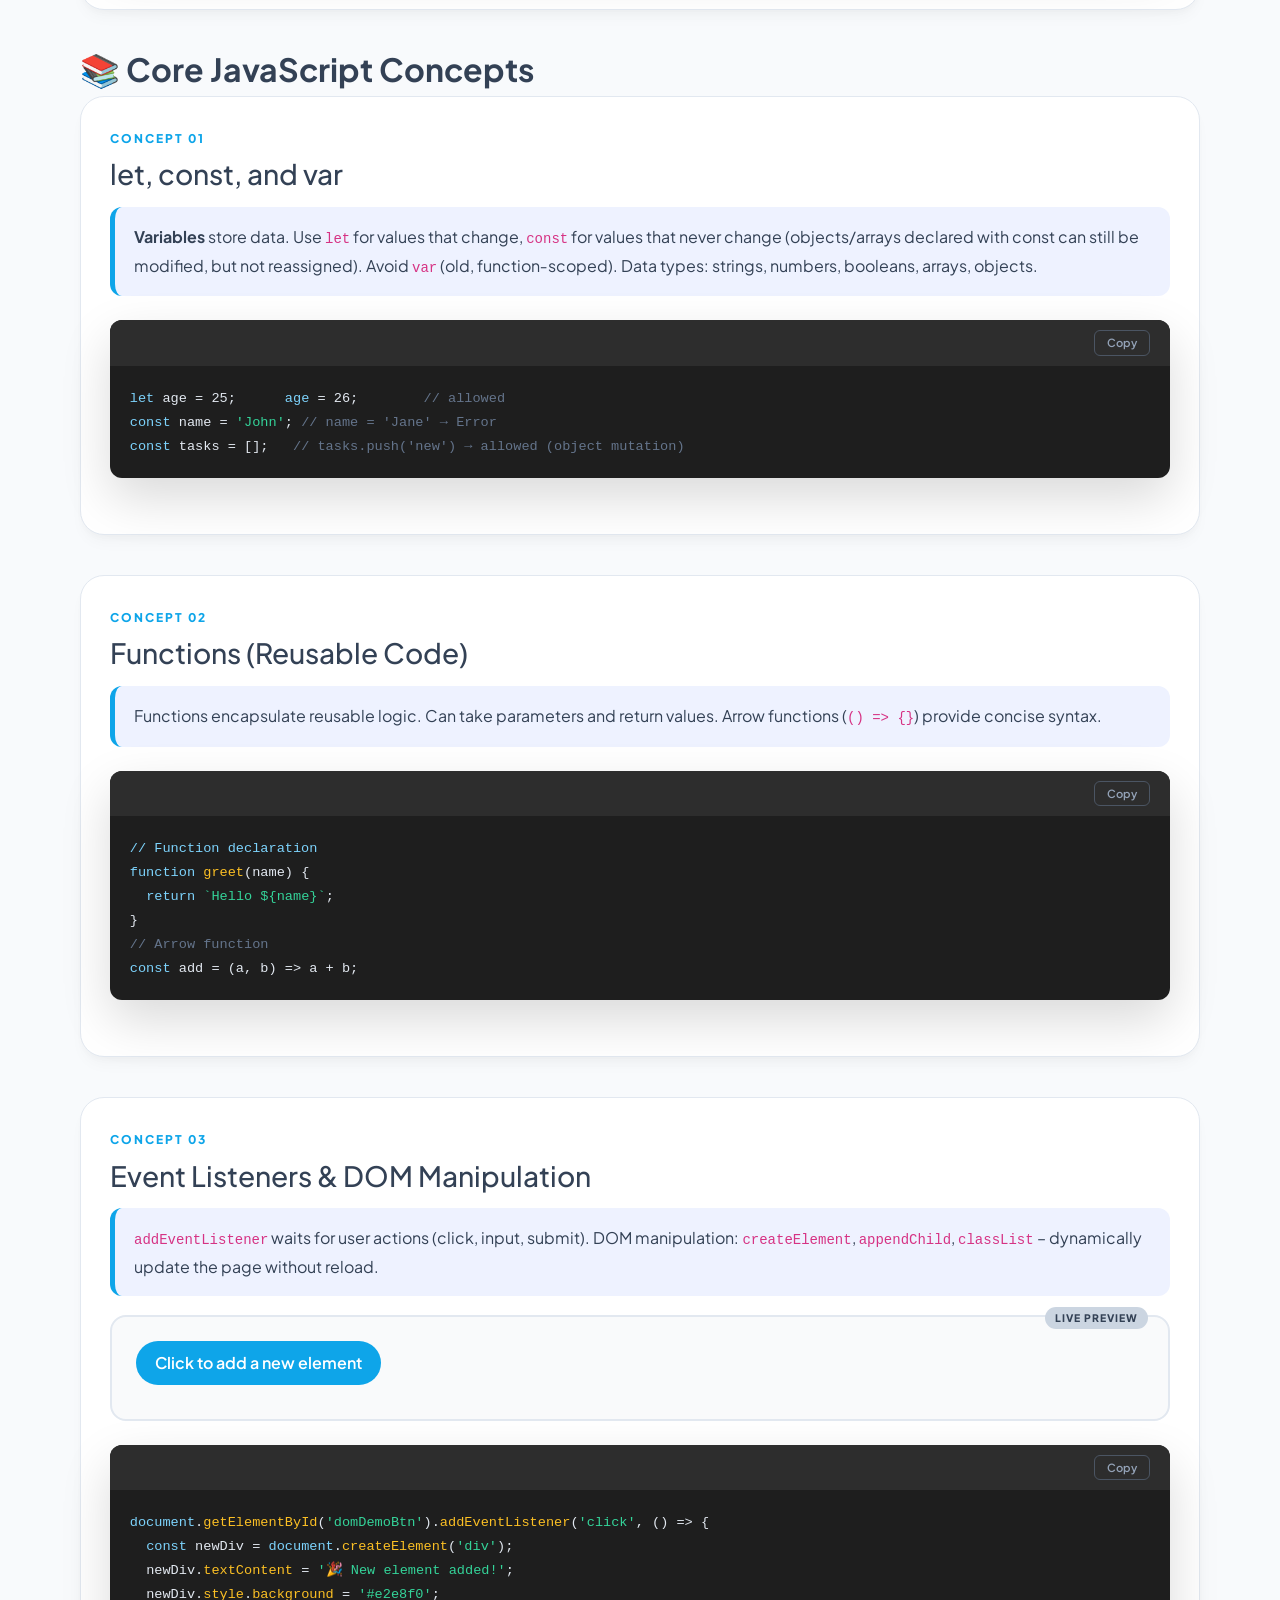
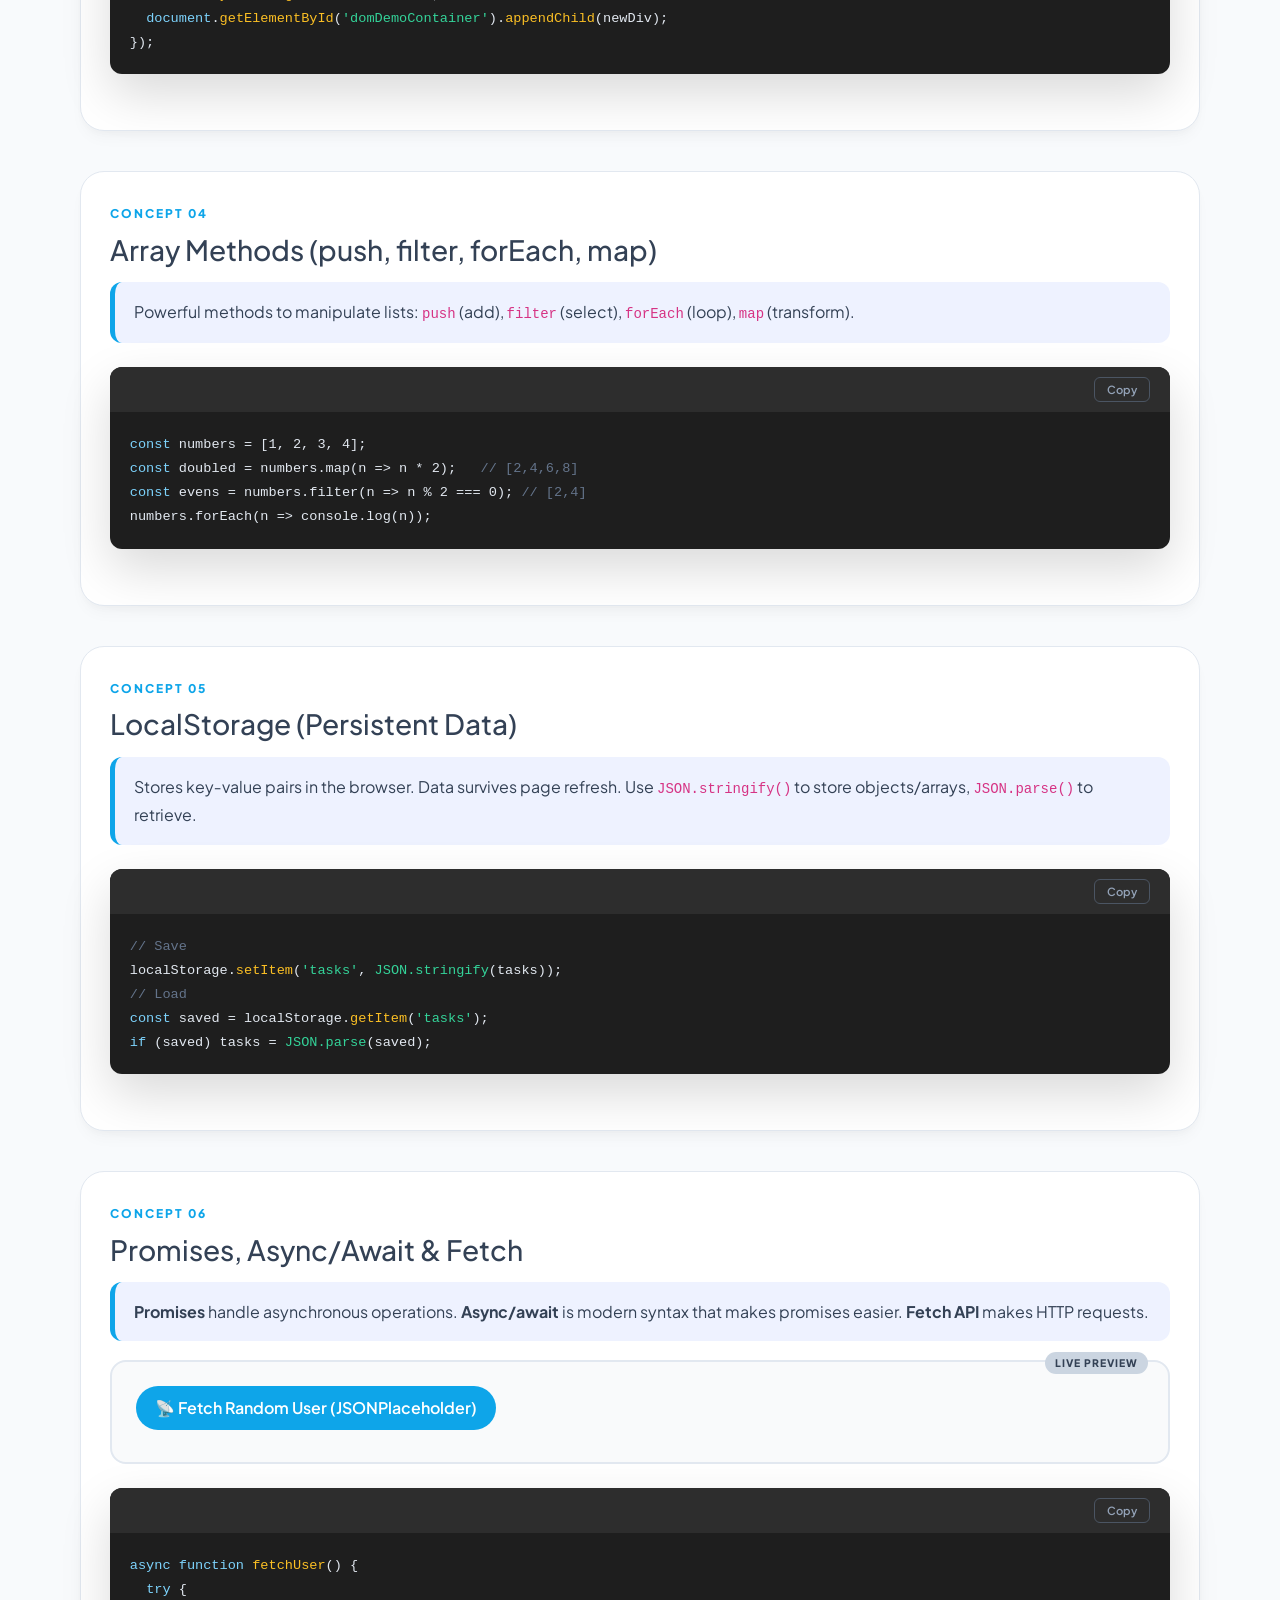
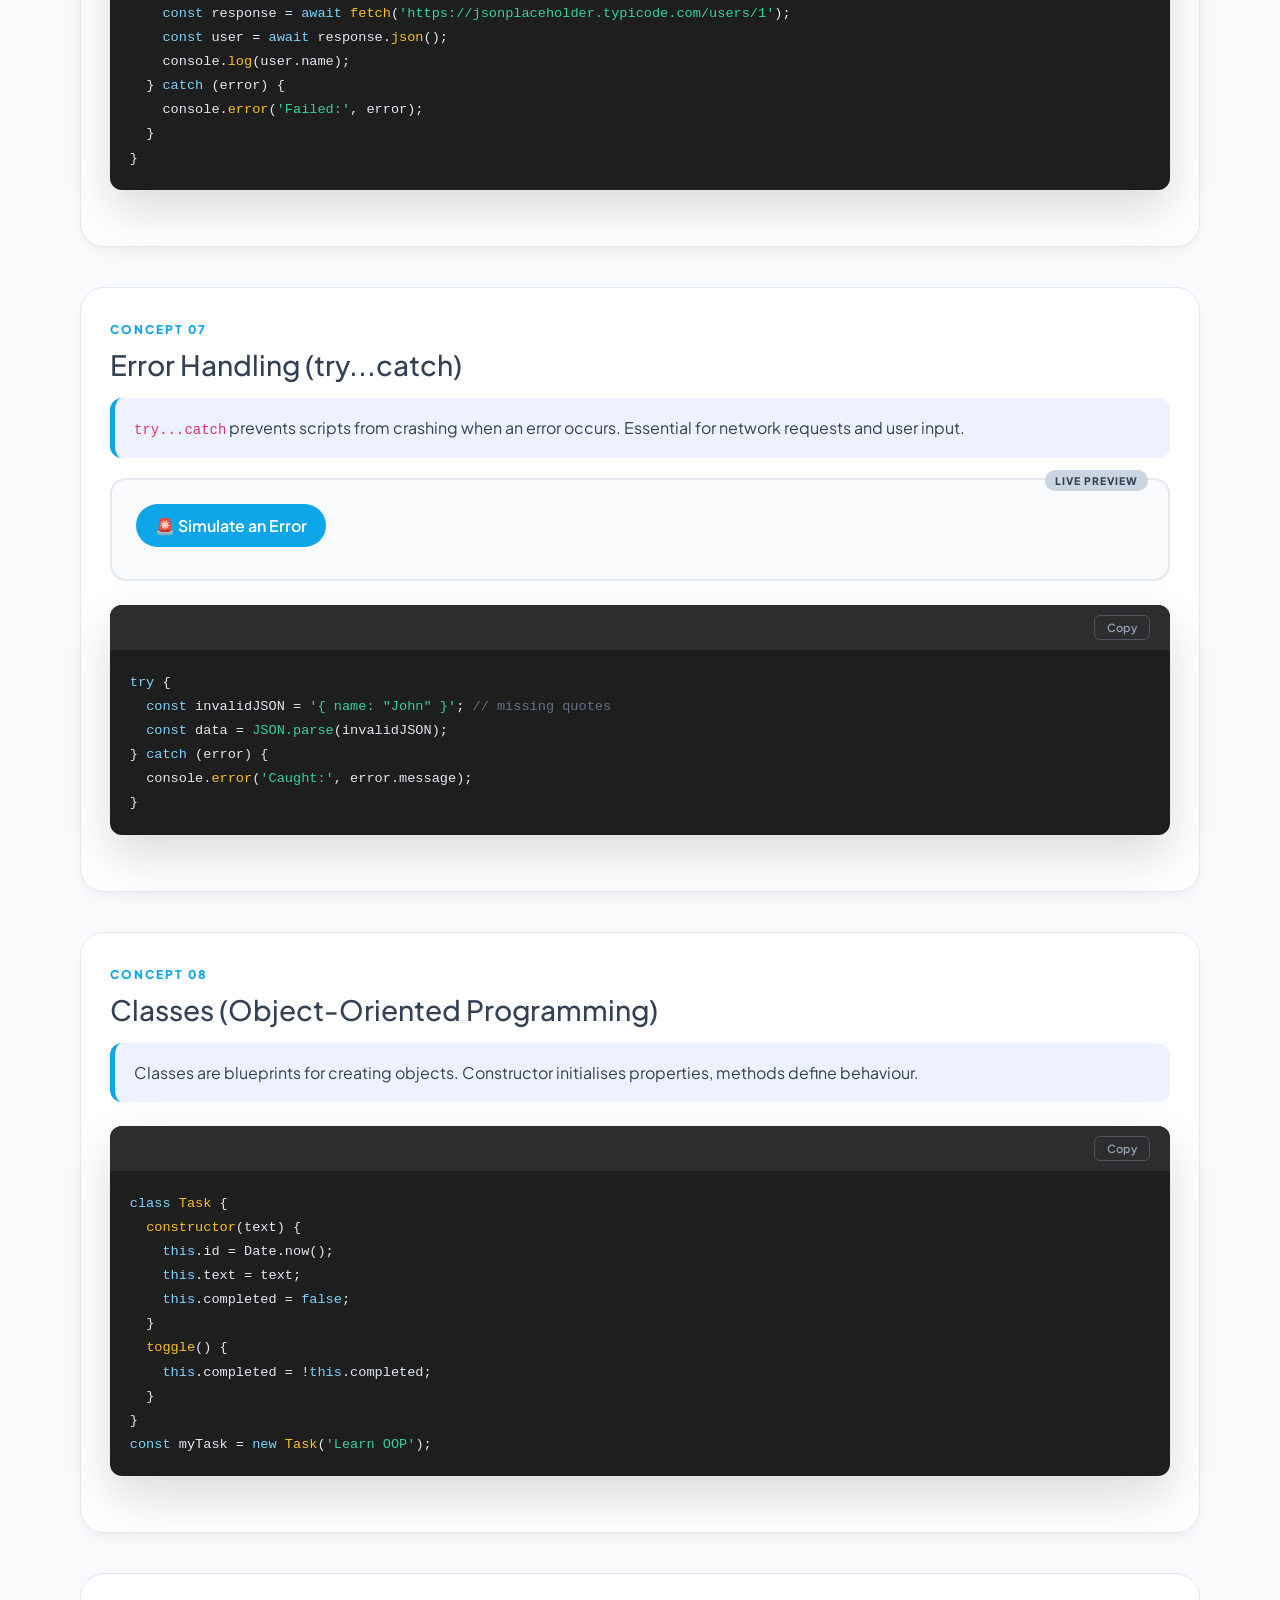
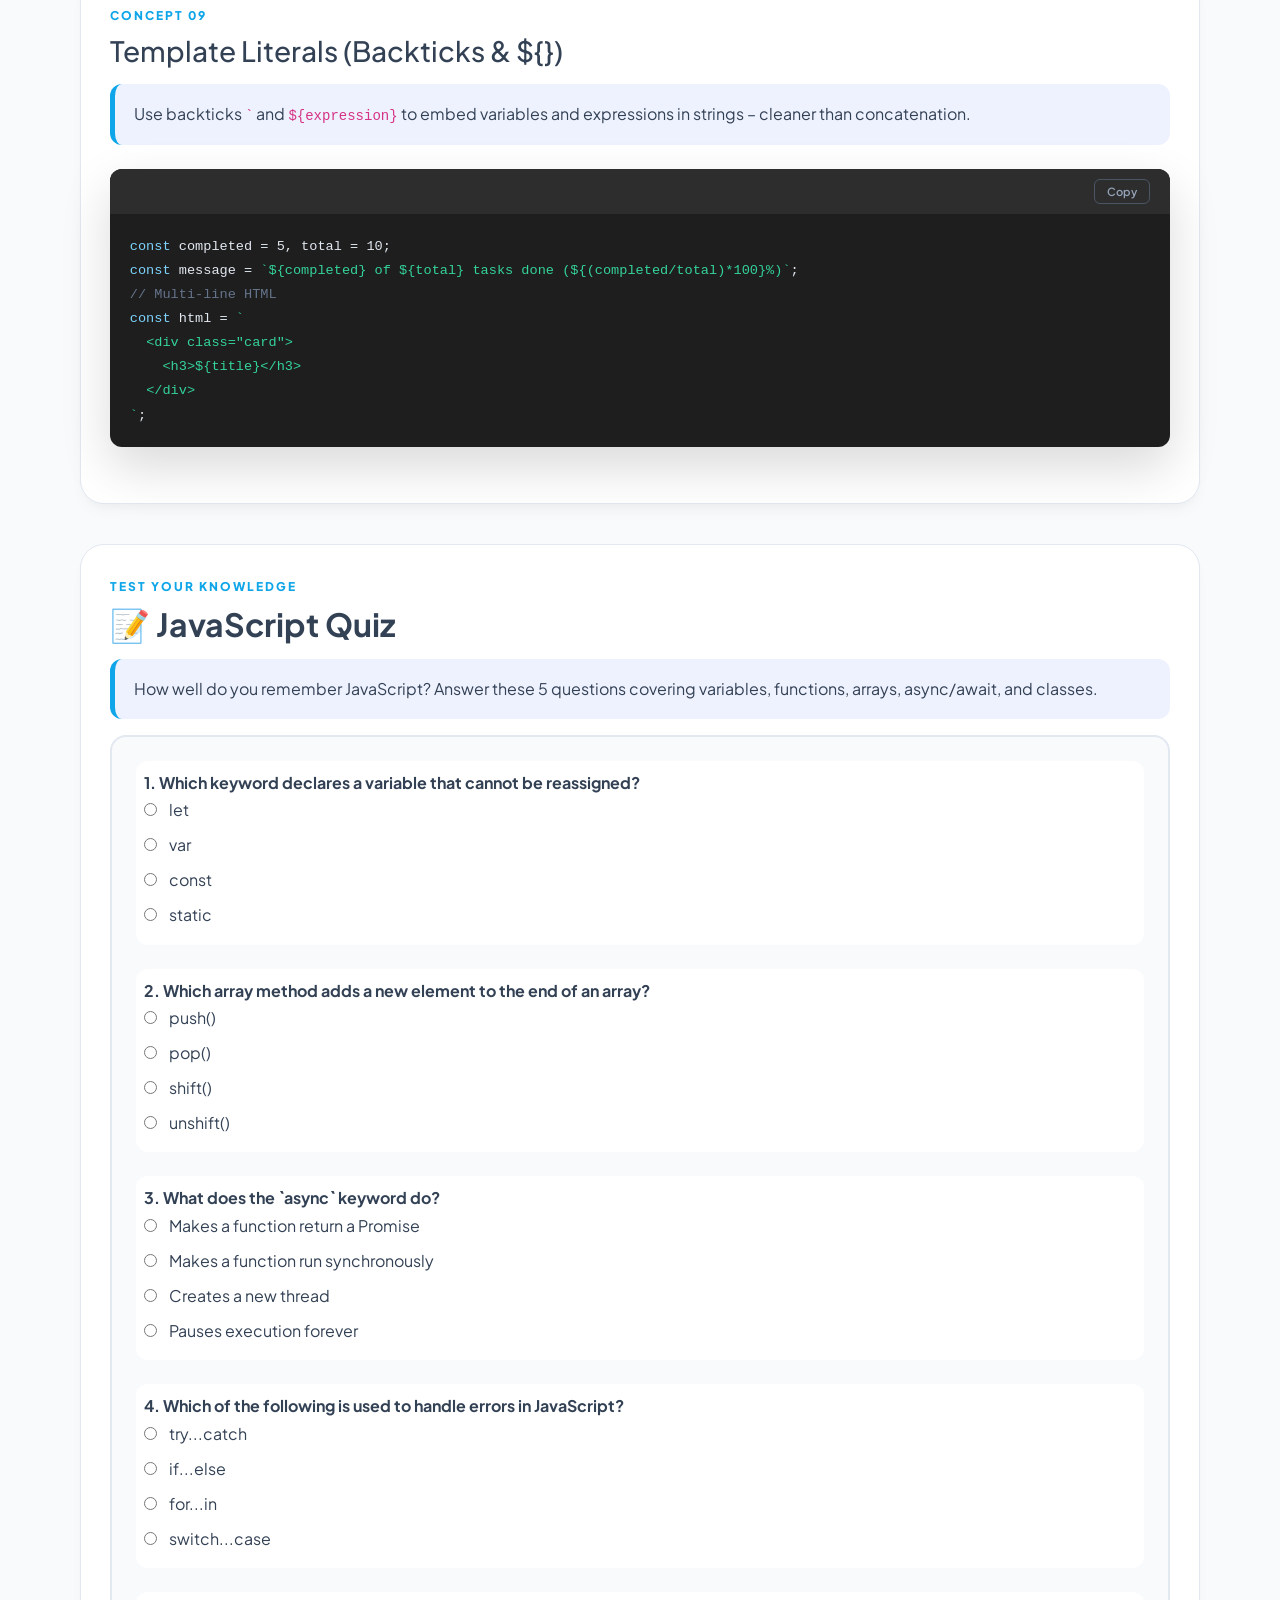
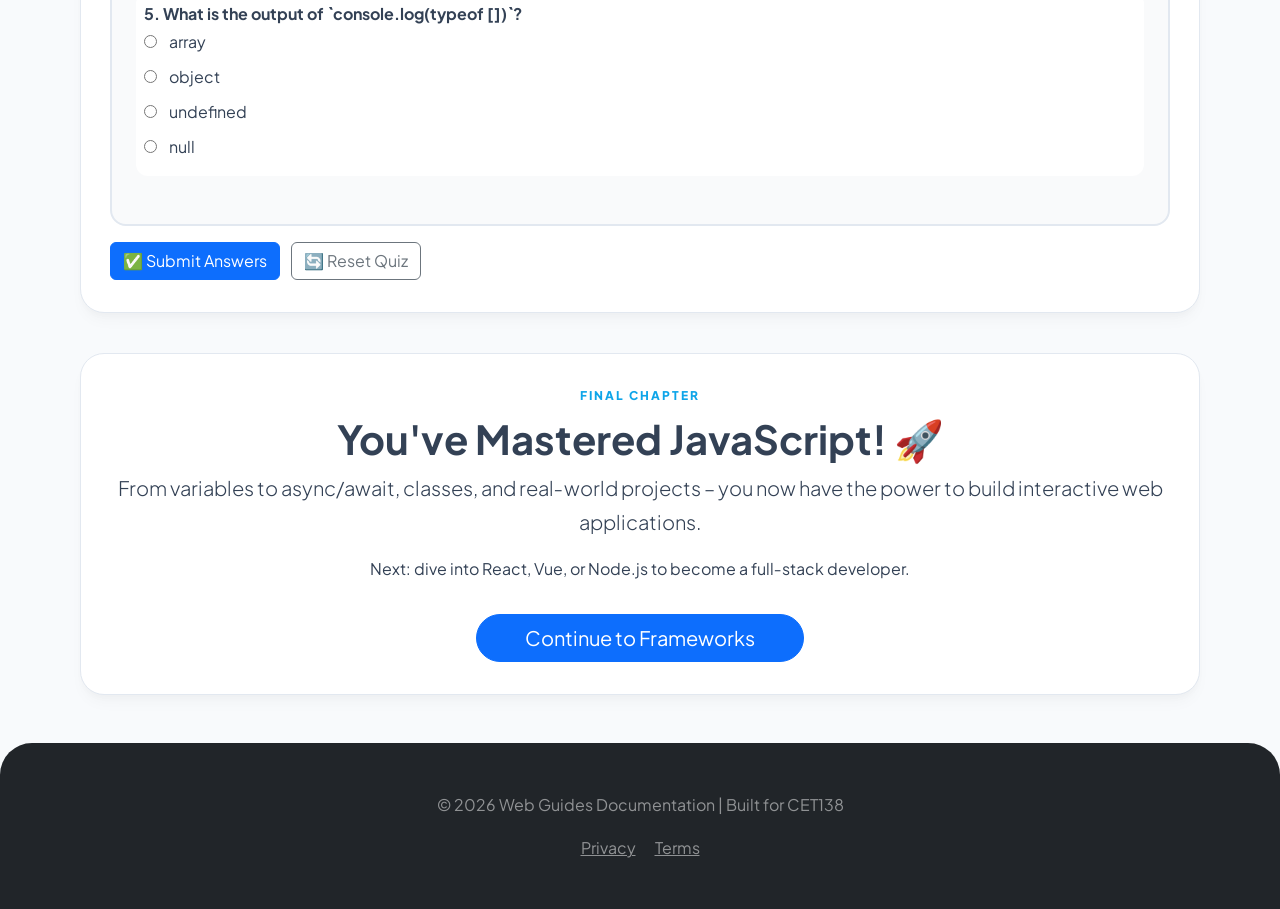
<file: javascript.html>
<!DOCTYPE html>
<html lang="en">
<head>
    <meta charset="UTF-8">
    <meta name="viewport" content="width=device-width, initial-scale=1.0, user-scalable=yes">
    <title>JavaScript Master Encyclopedia | DOM · Async · OOP · Demos</title>
    
    <!-- Bootstrap 5 CSS -->
    <link href="https://cdn.jsdelivr.net/npm/bootstrap@5.3.0/dist/css/bootstrap.min.css" rel="stylesheet">
    <!-- Google Fonts -->
    <link href="https://fonts.googleapis.com/css2?family=Plus+Jakarta+Sans:wght@300;400;500;600;700;800&family=Fira+Code:wght@400;500&display=swap" rel="stylesheet">
    <!-- FontAwesome -->
    <link rel="stylesheet" href="https://cdnjs.cloudflare.com/ajax/libs/font-awesome/6.4.0/css/all.min.css">
    
    <style>
        :root {
            --primary: #0ea5e9;
            --primary-dark: #0284c7;
            --dark: #0f172a;
            --light-bg: #f8fafc;
            --code-bg: #1e1e1e;
            --nav-bg: #0a0f1f;
        }

        * {
            margin: 0;
            padding: 0;
            box-sizing: border-box;
        }

        body {
            font-family: 'Plus Jakarta Sans', sans-serif;
            background-color: var(--light-bg);
            color: #334155;
            line-height: 1.7;
        }

        /* Horizontal spacing: only 10px on sides */
        .container {
            padding-left: 10px !important;
            padding-right: 10px !important;
        }

        /* Navbar */
        .navbar {
            background: rgba(10, 15, 31, 0.96);
            backdrop-filter: blur(12px);
            border-bottom: 1px solid rgba(14, 165, 233, 0.2);
            padding: 1rem 0;
        }
        .navbar-brand { font-weight: 800; font-size: 1.5rem; letter-spacing: -1px; }
        .nav-link { 
            font-weight: 500; 
            color: #cbd5e1 !important; 
            margin: 0 10px;
            transition: 0.3s;
            font-size: 0.95rem;
        }
        .nav-link:hover, .nav-link.active { 
            color: var(--primary) !important; 
            text-shadow: 0 0 6px rgba(14,165,233,0.3);
        }

        /* Hero */
        .hero {
            background: radial-gradient(circle at 80% 20%, #14283c, #050a14);
            padding: 80px 0 60px;
            color: white;
            position: relative;
            overflow: hidden;
        }
        .hero::before {
            content: "";
            position: absolute;
            top: 0; left: 0; width: 100%; height: 100%;
            background: url('https://www.transparenttextures.com/patterns/carbon-fibre.png');
            opacity: 0.1;
        }
        .hero-title {
            font-size: 3.8rem;
            font-weight: 800;
            line-height: 1.2;
            background: linear-gradient(to right, #fff, #7dd3fc);
            -webkit-background-clip: text;
            -webkit-text-fill-color: transparent;
        }
        .hero-tag {
            background: rgba(14, 165, 233, 0.25);
            color: #7dd3fc;
            padding: 5px 15px;
            border-radius: 50px;
            font-weight: 700;
            font-size: 0.8rem;
            display: inline-block;
            margin-bottom: 1rem;
        }

        /* Doc Sections */
        .doc-section {
            background: white;
            border-radius: 24px;
            padding: 2rem 1.8rem;
            margin-bottom: 2.5rem;
            border: 1px solid #e2e8f0;
            box-shadow: 0 4px 6px -1px rgba(0,0,0,0.02), 0 10px 15px -3px rgba(0,0,0,0.03);
        }
        .chapter-badge {
            font-size: 0.75rem;
            font-weight: 800;
            color: var(--primary);
            text-transform: uppercase;
            letter-spacing: 2px;
            display: block;
            margin-bottom: 0.5rem;
        }

        /* Code Windows */
        .code-window {
            background: var(--code-bg);
            border-radius: 12px;
            margin: 1.5rem 0;
            box-shadow: 0 20px 50px rgba(0,0,0,0.15);
            overflow: hidden;
        }
        .code-header {
            background: #2d2d2d;
            padding: 10px 20px;
            display: flex;
            justify-content: space-between;
            align-items: center;
        }
        .mac-dots span {
            height: 10px; width: 10px; border-radius: 50%; display: inline-block; margin-right: 5px;
        }
        pre { 
            margin: 0; padding: 20px; color: #e2e8f0; 
            font-family: 'Fira Code', monospace; font-size: 0.85rem; 
            white-space: pre-wrap;
            word-break: break-word;
        }
        .btn-copy {
            background: transparent; border: 1px solid #4b5563; color: #94a3b8;
            font-size: 0.7rem; padding: 2px 12px; border-radius: 6px; transition: 0.3s;
        }
        .btn-copy:hover { border-color: var(--primary); color: white; }

        .explanation {
            background: #eef2ff;
            border-left: 5px solid var(--primary);
            padding: 1rem 1.2rem;
            border-radius: 12px;
            margin: 1rem 0;
        }
        .demo-area {
            background: #f9fafb;
            border: 2px solid #e2e8f0;
            border-radius: 16px;
            padding: 1.5rem;
            margin: 1.2rem 0;
            position: relative;
        }
        .demo-area::after {
            content: "LIVE PREVIEW";
            position: absolute;
            top: -10px; right: 20px;
            background: #cbd5e1;
            font-size: 0.65rem; font-weight: 800;
            padding: 2px 10px;
            border-radius: 20px;
            letter-spacing: 1px;
        }
        .tip {
            background: #fef9c3;
            border-left: 5px solid #eab308;
            padding: 0.8rem 1rem;
            border-radius: 10px;
            margin: 1rem 0;
        }
        .flex-row {
            display: flex;
            flex-wrap: wrap;
            gap: 1rem;
            align-items: center;
        }
        button {
            background: var(--primary);
            border: none;
            padding: 0.5rem 1.2rem;
            border-radius: 2rem;
            font-weight: 600;
            color: white;
            transition: 0.2s;
        }
        button:hover { background: var(--primary-dark); transform: scale(1.02); }
        input, select { padding: 0.5rem; border: 1px solid #cbd5e1; border-radius: 0.75rem; width: 100%; }
        .task-item {
            background: #f8fafc;
            padding: 0.6rem 1rem;
            border-radius: 0.75rem;
            margin: 0.5rem 0;
            display: flex;
            justify-content: space-between;
            align-items: center;
            border: 1px solid #e2e8f0;
        }
        .task-text { cursor: pointer; flex: 1; }
        .completed { text-decoration: line-through; color: #94a3b8; }
        .delete-btn { background: #ef4444; padding: 0.2rem 0.8rem; border-radius: 1.5rem; font-size: 0.8rem; margin-left: 0.5rem; }
        .progress { background: #e2e8f0; border-radius: 1rem; height: 8px; margin: 0.5rem 0; }
        .progress-bar { background: #10b981; height: 8px; border-radius: 1rem; width: 0%; }
        .filter-btn { background: #94a3b8; }
        .filter-btn.active { background: var(--primary); }
        .error { color: #dc2626; font-size: 0.8rem; margin-top: 0.2rem; }

        /* Quiz styling - FIXED: radio buttons aligned left of text */
        .quiz-container {
            background: #f9fafb;
            border-radius: 16px;
            padding: 1.5rem;
            margin: 1rem 0;
            border: 2px solid #e2e8f0;
        }
        .quiz-question {
            margin-bottom: 1.5rem;
            padding: 0.5rem;
            background: white;
            border-radius: 12px;
        }
        .quiz-option {
            display: flex;
            align-items: center;
            gap: 0.75rem;
            margin-bottom: 0.5rem;
            cursor: pointer;
        }
        .quiz-option input[type="radio"] {
            width: auto;
            margin: 0;
            cursor: pointer;
        }
        .quiz-option span {
            cursor: pointer;
        }

        footer {
            background: #0f172a;
            color: #94a3b8;
            padding: 2rem;
            border-radius: 2rem 2rem 0 0;
            margin-top: 3rem;
            text-align: center;
        }
        @media (max-width: 700px) {
            .doc-section { padding: 1.2rem; }
        }
    </style>
</head>
<body>

<!-- Navbar -->
<nav class="navbar navbar-expand-lg navbar-dark sticky-top">
    <div class="container">
        <a class="navbar-brand" href="#"><i class="fas fa-cubes text-info me-2"></i>WEB GUIDES</a>
        <button class="navbar-toggler" type="button" data-bs-toggle="collapse" data-bs-target="#navbarNav">
            <span class="navbar-toggler-icon"></span>
        </button>
        <div class="collapse navbar-collapse" id="navbarNav">
            <ul class="navbar-nav ms-auto">
                <li class="nav-item"><a class="nav-link" href="./">Full Stack</a></li>
                <li class="nav-item"><a class="nav-link" href="./html.html">HTML</a></li>
                <li class="nav-item"><a class="nav-link" href="./Css.html">CSS</a></li>
                <li class="nav-item"><a class="nav-link active" href="./javascript.html">JavaScript</a></li>
                <li class="nav-item"><a class="nav-link" href="./Bootstrap.html">Bootstrap</a></li>
            </ul>
        </div>
    </div>
</nav>

<!-- Hero -->
<header class="hero">
    <div class="container">
        <div class="row align-items-center">
            <div class="col-lg-8">
                <span class="hero-tag">Master JavaScript – ES6 to Modern</span>
                <h1 class="hero-title">Bring Interactivity<br>with JavaScript.</h1>
                <p class="lead text-white-50 mt-3">Complete guide: variables, functions, DOM, arrays, localStorage, promises, async/await, fetch, classes, error handling, and fully functional to‑do list & form validation.</p>
            </div>
            <div class="col-lg-4 d-none d-lg-block">
                <div class="code-window mb-0">
                    <div class="code-header">
                        <div class="mac-dots"><span style="background:#ff5f56"></span><span style="background:#ffbd2e"></span><span style="background:#27c93f"></span></div>
                        <small class="text-muted">script.js</small>
                    </div>
                    <pre><code><span style="color:#7dd3fc">// Modern JavaScript</span>
<span style="color:#7dd3fc">const</span> <span style="color:#fbbf24">greet</span> = (<span style="color:#34d399">name</span>) => {
  <span style="color:#7dd3fc">return</span> <span style="color:#34d399">`Hello ${name}!`</span>;
};
<span style="color:#7dd3fc">document</span>.<span style="color:#fbbf24">getElementById</span>(<span style="color:#34d399">'btn'</span>)
  .<span style="color:#fbbf24">addEventListener</span>(<span style="color:#34d399">'click'</span>, () => {
    <span style="color:#fbbf24">console</span>.<span style="color:#fbbf24">log</span>(<span style="color:#34d399">greet('World')</span>);
  });</code></pre>
                </div>
            </div>
        </div>
    </div>
</header>

<div class="container mt-4">
    <!-- INTRO -->
    <section id="intro" class="doc-section">
        <span class="chapter-badge">Chapter 01</span>
        <h2 class="fw-bold">What is JavaScript?</h2>
        <p>JavaScript (JS) is the programming language that makes websites <strong>interactive and dynamic</strong>. While HTML gives structure and CSS provides styling, JavaScript brings behaviour – handling button clicks, validating forms, updating content without reloading, fetching data from servers, creating animations, and much more.</p>
        <div class="explanation">
            💡 <strong>Why learn JavaScript?</strong> It is essential for front‑end development, enables full‑stack development (with Node.js), has a huge ecosystem (React, Vue, Angular), and offers excellent career opportunities.
        </div>
        <div class="demo-area">
            <p>Click the button below – JavaScript changes the text and style instantly!</p>
            <button id="welcomeBtn">Say Hello</button>
            <p id="welcomeMessage" style="margin-top: 0.5rem; font-weight: bold;"></p>
        </div>
        <div class="code-window">
            <div class="code-header"><div class="mac-dots"><span></span><span></span><span></span></div><button class="btn-copy" onclick="copyCode(this)">Copy</button></div>
            <pre><code><span style="color:#7dd3fc">// Basic example: change content and style with JavaScript</span>
<span style="color:#7dd3fc">document</span>.<span style="color:#fbbf24">getElementById</span>(<span style="color:#34d399">'welcomeBtn'</span>).<span style="color:#fbbf24">addEventListener</span>(<span style="color:#34d399">'click'</span>, () => {
  <span style="color:#7dd3fc">const</span> msg = <span style="color:#7dd3fc">document</span>.<span style="color:#fbbf24">getElementById</span>(<span style="color:#34d399">'welcomeMessage'</span>);
  msg.<span style="color:#fbbf24">textContent</span> = <span style="color:#34d399">'Hello! JavaScript is working 🎉'</span>;
  msg.<span style="color:#fbbf24">style</span>.<span style="color:#fbbf24">color</span> = <span style="color:#34d399">'#0ea5e9'</span>;
});</code></pre>
        </div>
    </section>

    <!-- TO-DO LIST -->
    <section id="todolist" class="doc-section">
        <span class="chapter-badge">Chapter 02 · Live Project</span>
        <h2 class="fw-bold">📝 To‑Do List with localStorage</h2>
        <div class="explanation">
            This fully functional to‑do list demonstrates <strong>variables, arrays, objects, functions, event listeners, DOM manipulation, array methods (filter, forEach), localStorage, and conditional logic</strong>. Tasks persist after page refresh – try adding, completing, or deleting tasks.
        </div>
        <div class="flex-row" style="margin-bottom: 1rem">
            <input type="text" id="taskInput" placeholder="Write a task..." style="flex: 1">
            <button id="addTaskBtn">➕ Add Task</button>
        </div>
        <div class="flex-row" style="margin-bottom: 0.5rem">
            <button id="filterAll" class="filter-btn active">All</button>
            <button id="filterActive" class="filter-btn">Pending</button>
            <button id="filterCompleted" class="filter-btn">Completed</button>
            <button id="clearAllTasks" style="background:#64748b">🗑️ Clear All</button>
        </div>
        <div id="taskListContainer"></div>
        <div class="progress"><div id="progressBar" class="progress-bar"></div></div>
        <div id="taskStats" style="font-size:0.8rem; color:#475569"></div>
        <div class="code-window">
            <div class="code-header"><div class="mac-dots"></div><button class="btn-copy" onclick="copyCode(this)">Copy</button></div>
            <pre><code><span style="color:#7dd3fc">// Core to-do logic (simplified)</span>
<span style="color:#7dd3fc">let tasks</span> = [];
<span style="color:#7dd3fc">function addTask()</span> {
  <span style="color:#7dd3fc">const text</span> = taskInput.value.trim();
  <span style="color:#7dd3fc">if (text)</span> tasks.push({ id: Date.now(), text, completed: false });
  saveTasks(); renderTasks();
}
<span style="color:#7dd3fc">function renderTasks()</span> {
  <span style="color:#7dd3fc">const filtered</span> = tasks.filter(t => currentFilter === 'active' ? !t.completed : currentFilter === 'completed' ? t.completed : true);
  filtered.forEach(task => { /* create DOM elements dynamically */ });
}</code></pre>
        </div>
    </section>

    <!-- FORM VALIDATION -->
    <section class="doc-section">
        <span class="chapter-badge">Chapter 03 · Real‑Time Validation</span>
        <h2 class="fw-bold">✅ Form Validation (Live)</h2>
        <div class="explanation">
            Validates email format, password length, and password confirmation <strong>as you type</strong> – using <strong>event listeners (input)</strong> and <strong>conditional logic</strong>. Immediate feedback improves user experience.
        </div>
        <div class="flex-row" style="gap:1rem">
            <div style="flex:1">
                <label>Email:</label>
                <input type="email" id="regEmail" placeholder="user@example.com">
                <div id="emailError" class="error"></div>
            </div>
            <div style="flex:1">
                <label>Password (min 6 chars):</label>
                <input type="password" id="regPassword" placeholder="Min 6 chars">
                <div id="passwordError" class="error"></div>
            </div>
        </div>
        <div style="margin-top:1rem">
            <label>Confirm Password:</label>
            <input type="password" id="confirmPassword" placeholder="Retype password">
            <div id="confirmError" class="error"></div>
        </div>
        <button id="validateBtn" style="margin-top:1rem">Validate & Register (Demo)</button>
        <div id="validationMessage" class="tip" style="display:none"></div>
        <div class="code-window mt-3">
            <div class="code-header"><div class="mac-dots"></div><button class="btn-copy" onclick="copyCode(this)">Copy</button></div>
            <pre><code><span style="color:#7dd3fc">// Real‑time validation</span>
emailInput.<span style="color:#fbbf24">addEventListener</span>(<span style="color:#34d399">'input'</span>, () => {
  <span style="color:#7dd3fc">const isValid</span> = emailInput.value.includes('@') && emailInput.value.includes('.');
  emailError.textContent = isValid ? '' : '❌ Invalid email';
});</code></pre>
        </div>
    </section>

    <!-- DETAILED CONCEPTS -->
    <div style="margin-top: 2rem;"><h2 class="fw-bold">📚 Core JavaScript Concepts</h2></div>

    <!-- Variables -->
    <section class="doc-section">
        <span class="chapter-badge">Concept 01</span>
        <h3>let, const, and var</h3>
        <div class="explanation">
            <strong>Variables</strong> store data. Use <code>let</code> for values that change, <code>const</code> for values that never change (objects/arrays declared with const can still be modified, but not reassigned). Avoid <code>var</code> (old, function‑scoped). Data types: strings, numbers, booleans, arrays, objects.
        </div>
        <div class="code-window">
            <div class="code-header"><div class="mac-dots"></div><button class="btn-copy" onclick="copyCode(this)">Copy</button></div>
            <pre><code><span style="color:#7dd3fc">let</span> age = 25;      <span style="color:#7dd3fc">age</span> = 26;        <span style="color:#64748b">// allowed</span>
<span style="color:#7dd3fc">const</span> name = <span style="color:#34d399">'John'</span>; <span style="color:#64748b">// name = 'Jane' → Error</span>
<span style="color:#7dd3fc">const</span> tasks = [];   <span style="color:#64748b">// tasks.push('new') → allowed (object mutation)</span></code></pre>
        </div>
    </section>

    <!-- Functions -->
    <section class="doc-section">
        <span class="chapter-badge">Concept 02</span>
        <h3>Functions (Reusable Code)</h3>
        <div class="explanation">
            Functions encapsulate reusable logic. Can take parameters and return values. Arrow functions (<code>() => {}</code>) provide concise syntax.
        </div>
        <div class="code-window">
            <div class="code-header"><div class="mac-dots"></div><button class="btn-copy" onclick="copyCode(this)">Copy</button></div>
            <pre><code><span style="color:#7dd3fc">// Function declaration</span>
<span style="color:#7dd3fc">function</span> <span style="color:#fbbf24">greet</span>(name) {
  <span style="color:#7dd3fc">return</span> <span style="color:#34d399">`Hello ${name}`</span>;
}
<span style="color:#64748b">// Arrow function</span>
<span style="color:#7dd3fc">const</span> add = (a, b) => a + b;</code></pre>
        </div>
    </section>

    <!-- Event Listeners & DOM -->
    <section class="doc-section">
        <span class="chapter-badge">Concept 03</span>
        <h3>Event Listeners & DOM Manipulation</h3>
        <div class="explanation">
            <code>addEventListener</code> waits for user actions (click, input, submit). DOM manipulation: <code>createElement</code>, <code>appendChild</code>, <code>classList</code> – dynamically update the page without reload.
        </div>
        <div class="demo-area">
            <button id="domDemoBtn">Click to add a new element</button>
            <div id="domDemoContainer" style="margin-top: 10px;"></div>
        </div>
        <div class="code-window">
            <div class="code-header"><div class="mac-dots"></div><button class="btn-copy" onclick="copyCode(this)">Copy</button></div>
            <pre><code><span style="color:#7dd3fc">document</span>.<span style="color:#fbbf24">getElementById</span>(<span style="color:#34d399">'domDemoBtn'</span>).<span style="color:#fbbf24">addEventListener</span>(<span style="color:#34d399">'click'</span>, () => {
  <span style="color:#7dd3fc">const</span> newDiv = <span style="color:#7dd3fc">document</span>.<span style="color:#fbbf24">createElement</span>(<span style="color:#34d399">'div'</span>);
  newDiv.<span style="color:#fbbf24">textContent</span> = <span style="color:#34d399">'🎉 New element added!'</span>;
  newDiv.<span style="color:#fbbf24">style</span>.<span style="color:#fbbf24">background</span> = <span style="color:#34d399">'#e2e8f0'</span>;
  <span style="color:#7dd3fc">document</span>.<span style="color:#fbbf24">getElementById</span>(<span style="color:#34d399">'domDemoContainer'</span>).<span style="color:#fbbf24">appendChild</span>(newDiv);
});</code></pre>
        </div>
    </section>

    <!-- Array Methods -->
    <section class="doc-section">
        <span class="chapter-badge">Concept 04</span>
        <h3>Array Methods (push, filter, forEach, map)</h3>
        <div class="explanation">
            Powerful methods to manipulate lists: <code>push</code> (add), <code>filter</code> (select), <code>forEach</code> (loop), <code>map</code> (transform).
        </div>
        <div class="code-window">
            <div class="code-header"><div class="mac-dots"></div><button class="btn-copy" onclick="copyCode(this)">Copy</button></div>
            <pre><code><span style="color:#7dd3fc">const</span> numbers = [1, 2, 3, 4];
<span style="color:#7dd3fc">const</span> doubled = numbers.map(n => n * 2);   <span style="color:#64748b">// [2,4,6,8]</span>
<span style="color:#7dd3fc">const</span> evens = numbers.filter(n => n % 2 === 0); <span style="color:#64748b">// [2,4]</span>
numbers.forEach(n => console.log(n));</code></pre>
        </div>
    </section>

    <!-- LocalStorage -->
    <section class="doc-section">
        <span class="chapter-badge">Concept 05</span>
        <h3>LocalStorage (Persistent Data)</h3>
        <div class="explanation">
            Stores key‑value pairs in the browser. Data survives page refresh. Use <code>JSON.stringify()</code> to store objects/arrays, <code>JSON.parse()</code> to retrieve.
        </div>
        <div class="code-window">
            <div class="code-header"><div class="mac-dots"></div><button class="btn-copy" onclick="copyCode(this)">Copy</button></div>
            <pre><code><span style="color:#64748b">// Save</span>
localStorage.<span style="color:#fbbf24">setItem</span>(<span style="color:#34d399">'tasks'</span>, <span style="color:#34d399">JSON.stringify</span>(tasks));
<span style="color:#64748b">// Load</span>
<span style="color:#7dd3fc">const</span> saved = localStorage.<span style="color:#fbbf24">getItem</span>(<span style="color:#34d399">'tasks'</span>);
<span style="color:#7dd3fc">if</span> (saved) tasks = <span style="color:#34d399">JSON.parse</span>(saved);</code></pre>
        </div>
    </section>

    <!-- Promises & Async/Await + Fetch -->
    <section class="doc-section">
        <span class="chapter-badge">Concept 06</span>
        <h3>Promises, Async/Await & Fetch</h3>
        <div class="explanation">
            <strong>Promises</strong> handle asynchronous operations. <strong>Async/await</strong> is modern syntax that makes promises easier. <strong>Fetch API</strong> makes HTTP requests.
        </div>
        <div class="demo-area">
            <button id="fetchUserBtn">📡 Fetch Random User (JSONPlaceholder)</button>
            <div id="userResult" style="margin-top: 0.5rem; font-family: monospace;"></div>
        </div>
        <div class="code-window">
            <div class="code-header"><div class="mac-dots"></div><button class="btn-copy" onclick="copyCode(this)">Copy</button></div>
            <pre><code><span style="color:#7dd3fc">async function</span> <span style="color:#fbbf24">fetchUser</span>() {
  <span style="color:#7dd3fc">try</span> {
    <span style="color:#7dd3fc">const</span> response = <span style="color:#7dd3fc">await</span> <span style="color:#fbbf24">fetch</span>(<span style="color:#34d399">'https://jsonplaceholder.typicode.com/users/1'</span>);
    <span style="color:#7dd3fc">const</span> user = <span style="color:#7dd3fc">await</span> response.<span style="color:#fbbf24">json</span>();
    console.<span style="color:#fbbf24">log</span>(user.name);
  } <span style="color:#7dd3fc">catch</span> (error) {
    console.<span style="color:#fbbf24">error</span>(<span style="color:#34d399">'Failed:'</span>, error);
  }
}</code></pre>
        </div>
    </section>

    <!-- Error Handling -->
    <section class="doc-section">
        <span class="chapter-badge">Concept 07</span>
        <h3>Error Handling (try...catch)</h3>
        <div class="explanation">
            <code>try...catch</code> prevents scripts from crashing when an error occurs. Essential for network requests and user input.
        </div>
        <div class="demo-area">
            <button id="simulateErrorBtn">🚨 Simulate an Error</button>
            <div id="errorResult" style="margin-top: 0.5rem;"></div>
        </div>
        <div class="code-window">
            <div class="code-header"><div class="mac-dots"></div><button class="btn-copy" onclick="copyCode(this)">Copy</button></div>
            <pre><code><span style="color:#7dd3fc">try</span> {
  <span style="color:#7dd3fc">const</span> invalidJSON = <span style="color:#34d399">'{ name: "John" }'</span>; <span style="color:#64748b">// missing quotes</span>
  <span style="color:#7dd3fc">const</span> data = <span style="color:#34d399">JSON.parse</span>(invalidJSON);
} <span style="color:#7dd3fc">catch</span> (error) {
  console.<span style="color:#fbbf24">error</span>(<span style="color:#34d399">'Caught:'</span>, error.message);
}</code></pre>
        </div>
    </section>

    <!-- Classes -->
    <section class="doc-section">
        <span class="chapter-badge">Concept 08</span>
        <h3>Classes (Object‑Oriented Programming)</h3>
        <div class="explanation">
            Classes are blueprints for creating objects. Constructor initialises properties, methods define behaviour.
        </div>
        <div class="code-window">
            <div class="code-header"><div class="mac-dots"></div><button class="btn-copy" onclick="copyCode(this)">Copy</button></div>
            <pre><code><span style="color:#7dd3fc">class</span> <span style="color:#fbbf24">Task</span> {
  <span style="color:#fbbf24">constructor</span>(text) {
    <span style="color:#7dd3fc">this</span>.id = Date.now();
    <span style="color:#7dd3fc">this</span>.text = text;
    <span style="color:#7dd3fc">this</span>.completed = <span style="color:#7dd3fc">false</span>;
  }
  <span style="color:#fbbf24">toggle</span>() {
    <span style="color:#7dd3fc">this</span>.completed = !<span style="color:#7dd3fc">this</span>.completed;
  }
}
<span style="color:#7dd3fc">const</span> myTask = <span style="color:#7dd3fc">new</span> <span style="color:#fbbf24">Task</span>(<span style="color:#34d399">'Learn OOP'</span>);</code></pre>
        </div>
    </section>

    <!-- Template Literals -->
    <section class="doc-section">
        <span class="chapter-badge">Concept 09</span>
        <h3>Template Literals (Backticks & ${})</h3>
        <div class="explanation">
            Use backticks <code>`</code> and <code>${expression}</code> to embed variables and expressions in strings – cleaner than concatenation.
        </div>
        <div class="code-window">
            <div class="code-header"><div class="mac-dots"></div><button class="btn-copy" onclick="copyCode(this)">Copy</button></div>
            <pre><code><span style="color:#7dd3fc">const</span> completed = 5, total = 10;
<span style="color:#7dd3fc">const</span> message = <span style="color:#34d399">`${completed} of ${total} tasks done (${(completed/total)*100}%)`</span>;
<span style="color:#64748b">// Multi‑line HTML</span>
<span style="color:#7dd3fc">const</span> html = <span style="color:#34d399">`
  &lt;div class="card"&gt;
    &lt;h3&gt;${title}&lt;/h3&gt;
  &lt;/div&gt;
`</span>;</code></pre>
        </div>
    </section>

    <!-- ========== QUIZ SECTION (FIXED UI) ========== -->
    <section id="quizSection" class="doc-section">
        <span class="chapter-badge">Test Your Knowledge</span>
        <h2 class="fw-bold">📝 JavaScript Quiz</h2>
        <div class="explanation">
            How well do you remember JavaScript? Answer these 5 questions covering variables, functions, arrays, async/await, and classes.
        </div>
        <div id="quizContainer" class="quiz-container"></div>
        <div class="mt-3">
            <button id="submitQuiz" class="btn btn-primary">✅ Submit Answers</button>
            <button id="resetQuiz" class="btn btn-outline-secondary ms-2">🔄 Reset Quiz</button>
        </div>
        <div id="quizResult" class="tip mt-3" style="display:none;"></div>
    </section>

    <!-- CONCLUSION -->
    <section class="doc-section text-center">
        <span class="chapter-badge">Final Chapter</span>
        <h2 class="fw-bold display-6">You've Mastered JavaScript! 🚀</h2>
        <p class="lead">From variables to async/await, classes, and real‑world projects – you now have the power to build interactive web applications.</p>
        <p>Next: dive into React, Vue, or Node.js to become a full‑stack developer.</p>
        <a href="/ePortfolio/Bootstrap.html" class="btn btn-primary btn-lg rounded-pill px-5 mt-3">Continue to Frameworks</a>
    </section>
</div>

<footer class="bg-dark text-white-50 py-5 mt-5 text-center">
    <div class="container">
        <p class="mb-0">© 2026 Web Guides Documentation | Built for CET138</p>
        <div class="mt-3">
            <a href="#" class="text-white-50 me-3">Privacy</a>
            <a href="#" class="text-white-50">Terms</a>
        </div>
    </div>
</footer>

<script src="https://cdn.jsdelivr.net/npm/bootstrap@5.3.0/dist/js/bootstrap.bundle.min.js"></script>
<script>
    // Copy function
    function copyCode(btn) {
        const pre = btn.parentElement.nextElementSibling;
        const code = pre.innerText;
        navigator.clipboard.writeText(code).then(() => {
            const old = btn.innerText;
            btn.innerText = "Copied!";
            setTimeout(() => btn.innerText = old, 1500);
        });
    }

    // Welcome button
    document.getElementById('welcomeBtn')?.addEventListener('click', () => {
        const msg = document.getElementById('welcomeMessage');
        msg.textContent = 'Hello! JavaScript is working 🎉';
        msg.style.color = '#0ea5e9';
        msg.style.fontWeight = 'bold';
    });

    // ========== TO-DO LIST ==========
    let tasks = [];
    let currentFilter = 'all';

    function loadTasks() {
        const saved = localStorage.getItem('js_tasks');
        if (saved) {
            tasks = JSON.parse(saved);
        } else {
            tasks = [
                { id: Date.now() + 1, text: 'Learn HTML', completed: true },
                { id: Date.now() + 2, text: 'Learn CSS', completed: true },
                { id: Date.now() + 3, text: 'Learn JavaScript', completed: false },
                { id: Date.now() + 4, text: 'Build portfolio', completed: false },
            ];
        }
        renderTasks();
    }
    function saveTasks() { localStorage.setItem('js_tasks', JSON.stringify(tasks)); }
    function renderTasks() {
        const container = document.getElementById('taskListContainer');
        if (!container) return;
        let filtered = tasks;
        if (currentFilter === 'active') filtered = tasks.filter(t => !t.completed);
        else if (currentFilter === 'completed') filtered = tasks.filter(t => t.completed);
        if (filtered.length === 0) {
            container.innerHTML = '<p style="text-align:center; color:#94a3b8;">No tasks to show</p>';
        } else {
            container.innerHTML = '';
            filtered.forEach(task => {
                const div = document.createElement('div');
                div.className = 'task-item';
                const textSpan = document.createElement('span');
                textSpan.textContent = task.text;
                textSpan.className = 'task-text';
                if (task.completed) textSpan.classList.add('completed');
                textSpan.addEventListener('click', () => {
                    task.completed = !task.completed;
                    saveTasks();
                    renderTasks();
                    updateStats();
                });
                const delBtn = document.createElement('button');
                delBtn.textContent = 'Delete';
                delBtn.className = 'delete-btn';
                delBtn.addEventListener('click', () => {
                    tasks = tasks.filter(t => t.id !== task.id);
                    saveTasks();
                    renderTasks();
                    updateStats();
                });
                div.appendChild(textSpan);
                div.appendChild(delBtn);
                container.appendChild(div);
            });
        }
        updateStats();
        updateFilterButtons();
    }
    function updateStats() {
        const total = tasks.length;
        const completed = tasks.filter(t => t.completed).length;
        const percent = total === 0 ? 0 : (completed / total) * 100;
        const progressBar = document.getElementById('progressBar');
        if (progressBar) progressBar.style.width = percent + '%';
        const statsDiv = document.getElementById('taskStats');
        if (statsDiv) statsDiv.innerHTML = `${completed} of ${total} tasks completed (${Math.round(percent)}%)`;
    }
    function updateFilterButtons() {
        const btns = ['filterAll', 'filterActive', 'filterCompleted'];
        btns.forEach(id => {
            const btn = document.getElementById(id);
            if (btn) {
                if ((id === 'filterAll' && currentFilter === 'all') ||
                    (id === 'filterActive' && currentFilter === 'active') ||
                    (id === 'filterCompleted' && currentFilter === 'completed')) {
                    btn.classList.add('active');
                } else {
                    btn.classList.remove('active');
                }
            }
        });
    }
    function addTask() {
        const input = document.getElementById('taskInput');
        const text = input.value.trim();
        if (!text) { alert('Please enter a task'); return; }
        tasks.push({ id: Date.now(), text, completed: false });
        saveTasks();
        renderTasks();
        input.value = '';
        input.focus();
    }
    function clearAll() {
        if (tasks.length > 0 && confirm('Delete all tasks?')) {
            tasks = [];
            saveTasks();
            renderTasks();
        }
    }
    document.getElementById('addTaskBtn')?.addEventListener('click', addTask);
    document.getElementById('clearAllTasks')?.addEventListener('click', clearAll);
    document.getElementById('filterAll')?.addEventListener('click', () => { currentFilter = 'all'; renderTasks(); });
    document.getElementById('filterActive')?.addEventListener('click', () => { currentFilter = 'active'; renderTasks(); });
    document.getElementById('filterCompleted')?.addEventListener('click', () => { currentFilter = 'completed'; renderTasks(); });
    document.getElementById('taskInput')?.addEventListener('keypress', e => { if (e.key === 'Enter') addTask(); });
    loadTasks();

    // ========== FORM VALIDATION ==========
    const emailInput = document.getElementById('regEmail');
    const passwordInput = document.getElementById('regPassword');
    const confirmInput = document.getElementById('confirmPassword');
    const emailErr = document.getElementById('emailError');
    const pwdErr = document.getElementById('passwordError');
    const confirmErr = document.getElementById('confirmError');
    const validateBtn = document.getElementById('validateBtn');
    const valMsg = document.getElementById('validationMessage');
    function validateEmail() {
        const email = emailInput.value.trim();
        if (!email) { emailErr.textContent = ''; return false; }
        const ok = email.includes('@') && email.includes('.') && email.length > 5;
        emailErr.textContent = ok ? '' : '❌ Email must contain @ and .';
        return ok;
    }
    function validatePassword() {
        const pwd = passwordInput.value;
        if (!pwd) { pwdErr.textContent = ''; return false; }
        const ok = pwd.length >= 6;
        pwdErr.textContent = ok ? '' : '❌ Password must be at least 6 characters';
        return ok;
    }
    function validateConfirm() {
        const pwd = passwordInput.value;
        const conf = confirmInput.value;
        if (!conf) { confirmErr.textContent = ''; return false; }
        const ok = pwd === conf;
        confirmErr.textContent = ok ? '' : '❌ Passwords do not match';
        return ok;
    }
    emailInput?.addEventListener('input', validateEmail);
    passwordInput?.addEventListener('input', () => { validatePassword(); if (confirmInput.value) validateConfirm(); });
    confirmInput?.addEventListener('input', validateConfirm);
    validateBtn?.addEventListener('click', () => {
        if (validateEmail() && validatePassword() && validateConfirm()) {
            valMsg.style.display = 'block';
            valMsg.innerHTML = '✅ All fields are valid! (Demo registration would proceed.)';
            valMsg.style.background = '#e6f4ea';
        } else {
            valMsg.style.display = 'block';
            valMsg.innerHTML = '⚠️ Please fix the errors above.';
            valMsg.style.background = '#fee2e2';
        }
        setTimeout(() => { valMsg.style.display = 'none'; }, 3000);
    });

    // Fetch demo
    const fetchBtn = document.getElementById('fetchUserBtn');
    const userResult = document.getElementById('userResult');
    async function fetchUser() {
        userResult.innerHTML = '⏳ Loading user data...';
        try {
            const response = await fetch('https://jsonplaceholder.typicode.com/users/1');
            if (!response.ok) throw new Error(`HTTP ${response.status}`);
            const user = await response.json();
            userResult.innerHTML = `<strong>Fetched user:</strong> ${user.name} (${user.email}) from JSONPlaceholder API`;
        } catch (error) {
            userResult.innerHTML = `❌ Error: ${error.message}`;
        }
    }
    fetchBtn?.addEventListener('click', fetchUser);

    // Error handling demo
    const errorBtn = document.getElementById('simulateErrorBtn');
    const errorResult = document.getElementById('errorResult');
    errorBtn?.addEventListener('click', () => {
        try {
            const invalidJSON = '{ name: "John" }';
            const data = JSON.parse(invalidJSON);
            errorResult.innerHTML = '✅ No error occurred (unexpected)';
        } catch (err) {
            errorResult.innerHTML = `🚨 Caught error: "${err.message}". The script continued running.`;
            errorResult.style.color = '#dc2626';
        }
    });

    // DOM demo button
    document.getElementById('domDemoBtn')?.addEventListener('click', () => {
        const container = document.getElementById('domDemoContainer');
        const newDiv = document.createElement('div');
        newDiv.textContent = '🎉 New element added dynamically!';
        newDiv.style.background = '#e2e8f0';
        newDiv.style.padding = '0.5rem';
        newDiv.style.borderRadius = '8px';
        newDiv.style.marginTop = '0.5rem';
        container.appendChild(newDiv);
    });

    // ========== QUIZ LOGIC (FIXED UI) ==========
    const quizQuestions = [
        { text: "Which keyword declares a variable that cannot be reassigned?", options: ["let", "var", "const", "static"], correct: 2 },
        { text: "Which array method adds a new element to the end of an array?", options: ["push()", "pop()", "shift()", "unshift()"], correct: 0 },
        { text: "What does the `async` keyword do?", options: ["Makes a function return a Promise", "Makes a function run synchronously", "Creates a new thread", "Pauses execution forever"], correct: 0 },
        { text: "Which of the following is used to handle errors in JavaScript?", options: ["try...catch", "if...else", "for...in", "switch...case"], correct: 0 },
        { text: "What is the output of `console.log(typeof [])`?", options: ["array", "object", "undefined", "null"], correct: 1 }
    ];

    let userSelections = new Array(quizQuestions.length).fill(null);

    function renderQuiz() {
        const container = document.getElementById('quizContainer');
        if (!container) return;
        let html = '';
        quizQuestions.forEach((q, idx) => {
            html += `<div class="quiz-question">
                        <strong><span class="question-number">${idx + 1}.</span> ${q.text}</strong><br>`;
            q.options.forEach((opt, optIdx) => {
                const isChecked = (userSelections[idx] === optIdx);
                html += `<label class="quiz-option">
                            <input type="radio" name="q${idx}" value="${optIdx}" ${isChecked ? 'checked' : ''} 
                                   onclick="setAnswer(${idx}, ${optIdx})">
                            <span>${opt}</span>
                         </label>`;
            });
            html += `</div>`;
        });
        container.innerHTML = html;
    }

    window.setAnswer = function(qIndex, optIndex) {
        userSelections[qIndex] = optIndex;
    };

    function calculateScore() {
        let score = 0;
        for (let i = 0; i < quizQuestions.length; i++) {
            if (userSelections[i] === quizQuestions[i].correct) score++;
        }
        return score;
    }

    function checkAllQuestionsAnswered() {
        const unanswered = [];
        for (let i = 0; i < userSelections.length; i++) {
            if (userSelections[i] === null) unanswered.push(i + 1);
        }
        return unanswered;
    }

    function showResults() {
        const unanswered = checkAllQuestionsAnswered();
        if (unanswered.length > 0) {
            alert(`⚠️ Please answer all questions before submitting. Unanswered: ${unanswered.join(', ')}`);
            return;
        }

        const score = calculateScore();
        const total = quizQuestions.length;
        const percentage = Math.round((score / total) * 100);
        let feedback = '';
        if (percentage >= 80) feedback = '🌟 Excellent! You\'ve mastered JavaScript fundamentals!';
        else if (percentage >= 60) feedback = '👍 Good job! Review the sections on async/await and classes.';
        else feedback = '📚 Keep learning! Revisit the demos and try again.';

        const resultDiv = document.getElementById('quizResult');
        resultDiv.style.display = 'block';
        resultDiv.innerHTML = `
            <strong>📊 Your Score: ${score} / ${total} (${percentage}%)</strong><br>
            ${feedback}<br>
            <button id="showAnswersBtn" class="btn btn-sm btn-info mt-2">🔍 Show Correct Answers</button>
        `;

        const showBtn = document.getElementById('showAnswersBtn');
        if (showBtn) {
            showBtn.onclick = () => showCorrectAnswers();
        }
    }

    function showCorrectAnswers() {
        let answersHtml = '<div class="mt-3"><strong>✅ Correct Answers:</strong><ul>';
        for (let i = 0; i < quizQuestions.length; i++) {
            const q = quizQuestions[i];
            const userAnswerText = (userSelections[i] !== null) ? q.options[userSelections[i]] : 'Not answered';
            const isUserCorrect = (userSelections[i] === q.correct);
            const correctText = q.options[q.correct];
            answersHtml += `<li><strong>${i+1}. ${q.text}</strong><br>
                            ✔️ Correct answer: ${correctText}<br>
                            📌 Your answer: ${userAnswerText} ${isUserCorrect ? '✅' : '❌'}</li>`;
        }
        answersHtml += '</ul></div>';
        
        const resultDiv = document.getElementById('quizResult');
        if (!document.getElementById('existingAnswersSection')) {
            const answersSection = document.createElement('div');
            answersSection.id = 'existingAnswersSection';
            answersSection.innerHTML = answersHtml;
            resultDiv.appendChild(answersSection);
        } else {
            document.getElementById('existingAnswersSection').innerHTML = answersHtml;
        }
    }

    function resetQuiz() {
        userSelections.fill(null);
        renderQuiz();
        const resultDiv = document.getElementById('quizResult');
        resultDiv.style.display = 'none';
        resultDiv.innerHTML = '';
        const existingSection = document.getElementById('existingAnswersSection');
        if (existingSection) existingSection.remove();
    }

    document.getElementById('submitQuiz')?.addEventListener('click', showResults);
    document.getElementById('resetQuiz')?.addEventListener('click', resetQuiz);
    renderQuiz();
</script>
</body>
</html>
</file>
